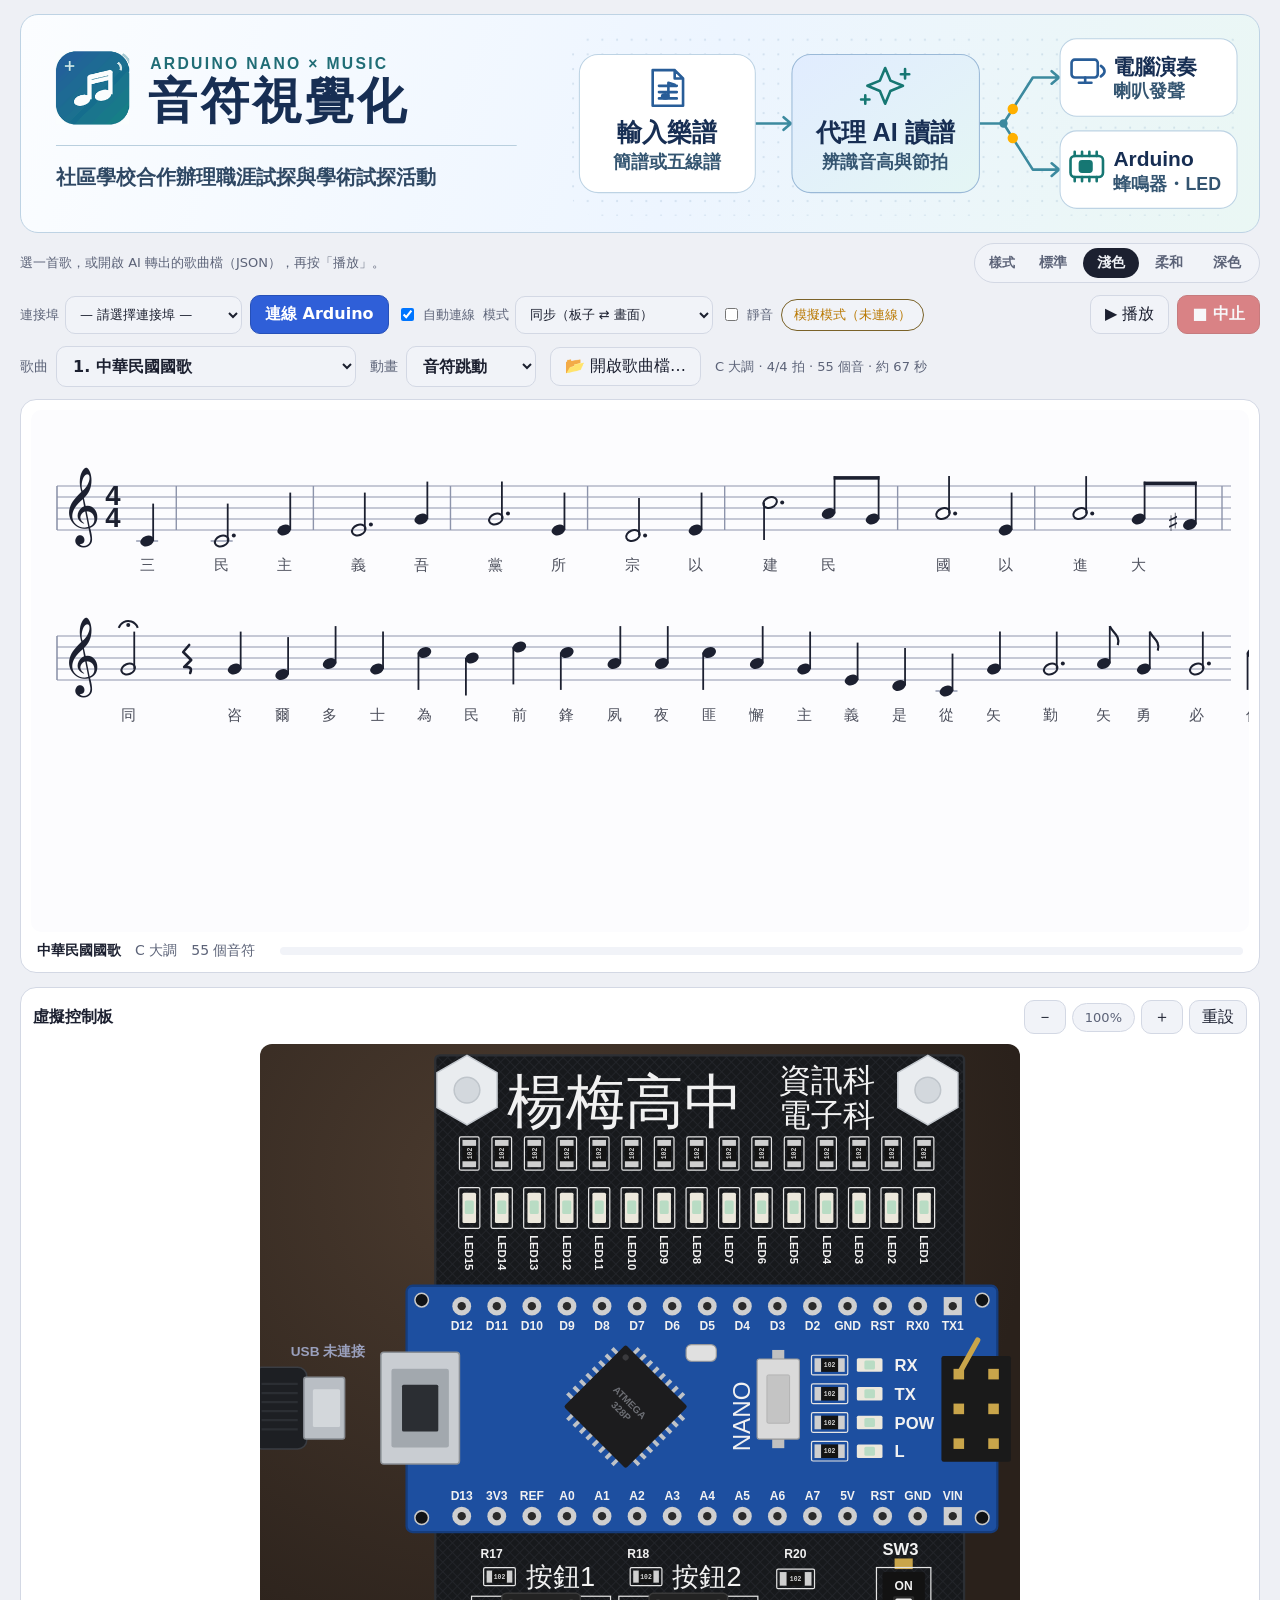
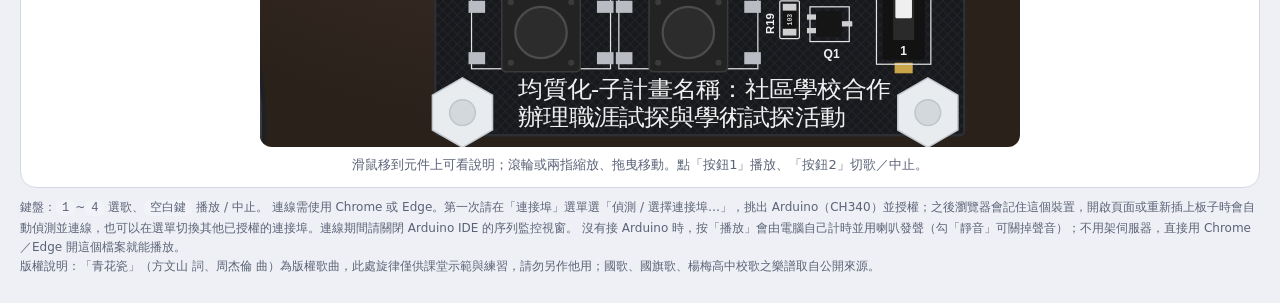
<file: arduino-music/index.html>
<!doctype html>
<html lang="zh-Hant" data-theme="light">
<head>
<meta charset="utf-8">
<meta name="viewport" content="width=device-width, initial-scale=1">
<title>音符視覺化</title>
<style>
  /* 樣式：標準／淺色（預設）／柔和／深色。畫布上的顏色也從這些變數讀取 */
  :root, :root[data-theme="standard"] {
    color-scheme: dark;
    --bg: #0e1018;
    --panel: #171a26;
    --panel2: #1e2233;
    --line: #2c3250;
    --ink: #e9eaf2;
    --muted: #9aa0bd;
    --accent: #ffcc4d;
    --good: #5fe3a1;
    --bad: #ff7a7a;
    --scoreBg: #12151f;
    --noteInk: #e9eaf2;
    --staff: #7d84a8;
    --fallBg: #0d1019;
    --fallGrid: #222842;
    --fallGrid2: #181c2c;
    --bannerBg: rgba(14, 16, 24, .78);
    --primary: #2f5fd8;
    --primaryLine: #4a78ee;
    --dangerBg: #8a2f3f;
    --dangerLine: #b4485a;
    --dangerInk: #ffffff;
  }
  :root[data-theme="light"] {
    color-scheme: light;
    --bg: #eef0f5;
    --panel: #ffffff;
    --panel2: #f1f3f8;
    --line: #d3d8e4;
    --ink: #1c2030;
    --muted: #5c6378;
    --accent: #b97800;
    --good: #198754;
    --bad: #c92a2a;
    --scoreBg: #fcfcfe;
    --noteInk: #1c2030;
    --staff: #8d94ab;
    --fallBg: #eef1f7;
    --fallGrid: #c9cfde;
    --fallGrid2: #dde1ea;
    --bannerBg: rgba(255, 255, 255, .85);
    --primary: #2f5fd8;
    --primaryLine: #2650b8;
    --dangerBg: #c92a2a;
    --dangerLine: #a51d1d;
    --dangerInk: #ffffff;
  }
  :root[data-theme="soft"] {
    color-scheme: dark;
    --bg: #2a2731;
    --panel: #35313d;
    --panel2: #403b49;
    --line: #554e60;
    --ink: #f2ede6;
    --muted: #bdb3a8;
    --accent: #f2c48d;
    --good: #9edcb6;
    --bad: #f0a3a3;
    --scoreBg: #302c37;
    --noteInk: #f2ede6;
    --staff: #9a90a6;
    --fallBg: #2d2934;
    --fallGrid: #4a4356;
    --fallGrid2: #3a3444;
    --bannerBg: rgba(42, 39, 49, .82);
    --primary: #8a6fb8;
    --primaryLine: #a58bd1;
    --dangerBg: #a8566a;
    --dangerLine: #c27186;
    --dangerInk: #ffffff;
  }
  :root[data-theme="dark"] {
    color-scheme: dark;
    --bg: #000000;
    --panel: #0b0b0e;
    --panel2: #151519;
    --line: #26262e;
    --ink: #f6f6f8;
    --muted: #8f8f9a;
    --accent: #ffd60a;
    --good: #30d158;
    --bad: #ff453a;
    --scoreBg: #050507;
    --noteInk: #f6f6f8;
    --staff: #63636f;
    --fallBg: #030304;
    --fallGrid: #1f1f26;
    --fallGrid2: #121217;
    --bannerBg: rgba(0, 0, 0, .8);
    --primary: #0a63e0;
    --primaryLine: #2f7ff0;
    --dangerBg: #b3261e;
    --dangerLine: #d9443a;
    --dangerInk: #ffffff;
  }
  * { box-sizing: border-box; }
  [hidden] { display: none !important; }
  html, body { margin: 0; background: var(--bg); color: var(--ink);
    font-family: "Segoe UI", "Microsoft JhengHei", "PingFang TC", system-ui, sans-serif; }
  body { min-height: 100vh; padding: 14px 16px 28px; }
  .musicBanner {
    display: grid; grid-template-columns: minmax(0, 500fr) minmax(0, 644fr); align-items: center;
    gap: 12px; padding: 8px 14px; margin-bottom: 10px; overflow: hidden;
    border: 1px solid #bed3e4; border-radius: 18px;
    background: linear-gradient(110deg, #fbfdff 0%, #edf5ff 54%, #eaf7f4 100%);
  }
  .musicBanner h1 { margin: 0; }
  .musicBanner .logoStatic { display: none; }   /* 一律顯示 GIF 動畫 LOGO（使用者要求，即使系統關閉動畫效果也播放） */
  .musicBanner svg { display: block; width: 100%; height: auto; font-family: "Segoe UI", "Microsoft JhengHei", "PingFang TC", sans-serif; }
  @media (max-width: 780px) {
    .musicBanner { grid-template-columns: minmax(0, 1fr); gap: 0; padding: 6px 10px; }
    .musicBanner h1 { max-width: 500px; }
  }
  .sub { color: var(--muted); font-size: 13px; margin: 0; }
  .wrap { max-width: 1240px; margin: 0 auto; }

  .bar { display: flex; flex-wrap: wrap; gap: 8px; align-items: center; margin-bottom: 12px; }
  button {
    font: inherit; color: var(--ink); background: var(--panel2); border: 1px solid var(--line);
    padding: 8px 14px; border-radius: 10px; cursor: pointer; min-height: 38px;
  }
  button:hover { border-color: #5662a8; }
  button:focus-visible { outline: 2px solid var(--accent); outline-offset: 2px; }
  button.primary { background: var(--primary); border-color: var(--primaryLine); color: #fff; font-weight: 600; }
  button.danger { background: var(--dangerBg); border-color: var(--dangerLine); color: var(--dangerInk); font-weight: 600; }
  button.danger[disabled] { opacity: .55; }
  button[disabled] { opacity: .45; cursor: not-allowed; }
  .badge { padding: 6px 12px; border-radius: 999px; font-size: 13px; background: var(--panel2);
    border: 1px solid var(--line); color: var(--muted); }
  .badge.on { color: var(--good); border-color: #2e6b52; }
  .badge.sim { color: var(--accent); border-color: #7a6228; }
  .spacer { flex: 1; }
  .portbox, .chk { display: inline-flex; align-items: center; gap: 6px; color: var(--muted); font-size: 13px; }
  select { font: inherit; color: var(--ink); background: var(--panel2); border: 1px solid var(--line);
    border-radius: 10px; padding: 8px 10px; min-height: 38px; max-width: 260px; }
  select:focus-visible, input[type=checkbox]:focus-visible { outline: 2px solid var(--accent); outline-offset: 2px; }

  /* 歌曲下拉選單 */
  .songbar { display: flex; flex-wrap: wrap; align-items: center; gap: 8px 14px; margin-bottom: 12px; }
  .songbox { display: inline-flex; align-items: center; gap: 8px; font-size: 14px; color: var(--muted); white-space: nowrap; }
  .songbox select { font-size: 16px; font-weight: 600; width: 300px; max-width: 70vw; padding: 9px 12px; }
  .songbox select[disabled] { opacity: .55; cursor: not-allowed; }
  .songmeta { color: var(--muted); font-size: 13px; }
  .songbox select.small { width: auto; min-width: 130px; }
  .pianoWrap { margin-top: 10px; border-radius: 10px; overflow: hidden; background: var(--fallBg); }
  /* 樣式切換（分段按鈕） */
  .titleRow { display: flex; flex-wrap: wrap; align-items: center; justify-content: space-between; gap: 8px 16px; margin-bottom: 12px; }
  .themeSeg { display: inline-flex; align-items: center; gap: 2px; padding: 4px; border-radius: 999px;
    background: var(--panel2); border: 1px solid var(--line); }
  .themeSeg .lbl { color: var(--muted); font-size: 13px; padding: 0 8px 0 10px; font-weight: 600; }
  .themeSeg button { min-height: 30px; padding: 4px 14px; border-radius: 999px; border: 0; background: transparent;
    color: var(--muted); font-weight: 600; font-size: 14px; }
  .themeSeg button:hover { color: var(--ink); }
  .themeSeg button[aria-pressed="true"] { background: var(--ink); color: var(--bg); }
  #piano { display: block; width: 100%; }
  .menu { display: grid; grid-template-columns: repeat(4, 1fr); gap: 10px; margin-bottom: 12px; }
  .card {
    text-align: left; padding: 12px 14px; border-radius: 14px; background: var(--panel);
    border: 1px solid var(--line); display: flex; gap: 12px; align-items: center; min-height: 72px;
  }
  .card .num { width: 34px; height: 34px; border-radius: 50%; background: var(--panel2);
    display: grid; place-items: center; font-weight: 700; flex: none; color: var(--muted); }
  .card .t { font-weight: 600; font-size: 15px; line-height: 1.25; }
  .card .m { color: var(--muted); font-size: 12px; margin-top: 3px; }
  .card.active { border-color: var(--accent); background: #232640; box-shadow: 0 0 0 1px var(--accent) inset; }
  .card.active .num { background: var(--accent); color: #1a1a1a; }

  .stage { background: var(--panel); border: 1px solid var(--line); border-radius: 16px; padding: 10px; }
  #scoreWrap { height: min(58vh, 640px); overflow-y: auto; overflow-x: hidden; border-radius: 10px;
    background: var(--scoreBg); scroll-behavior: smooth; }
  canvas { display: block; width: 100%; }
  .foot { display: flex; flex-wrap: wrap; gap: 12px 24px; align-items: center; justify-content: space-between;
    padding: 10px 6px 2px; }
  .info { font-size: 14px; color: var(--muted); }
  .info b { color: var(--ink); font-weight: 600; }
  .progress { flex: 1 1 220px; height: 8px; background: var(--panel2); border-radius: 99px; overflow: hidden; min-width: 160px; }
  .progress > i { display: block; height: 100%; width: 0; background: linear-gradient(90deg, #4dd4e6, #ffcc4d, #ff6b6b); }
  .leds { display: flex; gap: 6px; align-items: center; }
  .led { width: 14px; height: 14px; border-radius: 50%; background: #2a2d3e; border: 1px solid #3b405c; transition: background .06s, box-shadow .06s; }
  .led.on { background: #ffd24d; border-color: #ffe9a3; box-shadow: 0 0 10px 3px rgba(255, 210, 77, .75); }
  .hint { color: var(--muted); font-size: 12px; margin-top: 10px; line-height: 1.6; }
  code { background: var(--panel2); padding: 1px 6px; border-radius: 6px; font-size: 12px; }

  /* 虛擬控制板 */
  .boardPanel { margin-top: 14px; background: var(--panel); border: 1px solid var(--line); border-radius: 16px; padding: 12px; }
  .boardHead { display: flex; flex-wrap: wrap; gap: 8px; align-items: center; justify-content: space-between; margin-bottom: 10px; }
  .boardHead h2 { font-size: 16px; margin: 0; }
  .zoomCtl { display: flex; gap: 6px; align-items: center; }
  .zoomCtl button { min-height: 34px; padding: 4px 12px; }
  .boardWrap { position: relative; max-width: 760px; margin: 0 auto; border-radius: 12px; overflow: hidden;
    background: radial-gradient(circle at 30% 20%, #4a3a2e, #2a211b 70%); touch-action: none; }
  #board .usbPlug { transition: transform .45s cubic-bezier(.3, .7, .3, 1); }
  #board .usbPlug.off { transform: translateX(-64px); }
  #board { display: block; width: 100%; aspect-ratio: 1006 / 930; cursor: grab; user-select: none; }
  #board.dragging { cursor: grabbing; }
  #board .comp:hover { filter: brightness(1.35); }
  #board .btnCap { cursor: pointer; transition: transform .08s; transform-box: fill-box; transform-origin: center; }
  #board .btnCap.down { transform: scale(.88); }
  .boardWrap.hwOnly #board .btnCap { cursor: not-allowed; }
  #board .waves path { opacity: 0; }
  #board .waves.on path { animation: wave .7s linear infinite; }
  #board .waves.on path:nth-child(2) { animation-delay: .23s; }
  #board .waves.on path:nth-child(3) { animation-delay: .46s; }
  @keyframes wave { 0% { opacity: .95; } 100% { opacity: 0; } }
  .boardTip { position: absolute; pointer-events: none; background: rgba(10, 12, 20, .94); border: 1px solid var(--line);
    color: var(--ink); font-size: 13px; padding: 6px 10px; border-radius: 8px; max-width: 280px; display: none; z-index: 5; line-height: 1.55; }
  .boardInfo { font-size: 13px; color: var(--muted); margin-top: 8px; min-height: 20px; text-align: center; line-height: 1.6; }
  @media (prefers-reduced-motion: reduce) { #board .waves.on path { animation: none; opacity: .8; } }

  @media (max-width: 860px) { .menu { grid-template-columns: repeat(2, 1fr); } }
  @media (max-width: 480px) { .menu { grid-template-columns: 1fr; } body { padding: 10px; } }
  @media (prefers-reduced-motion: reduce) { #scoreWrap { scroll-behavior: auto; } }
</style>
</head>
<body>
<div class="wrap">
  <header class="musicBanner">
    <h1>
      <svg xmlns="http://www.w3.org/2000/svg" viewBox="0 0 500 192" role="img"
           aria-labelledby="musicBannerTitle musicBannerProject">
        <title id="musicBannerTitle">音符視覺化</title>
        <desc id="musicBannerProject">社區學校合作辦理職涯試探與學術試探活動</desc>
        <defs>
          <linearGradient id="musicMark" x2="1" y2="1">
            <stop stop-color="#245c9d"/>
            <stop offset="1" stop-color="#158285"/>
          </linearGradient>
        </defs>
        <!-- 動畫 LOGO（GIF，由 tools\make_logo_gif.py 產生、gen_html.py 內嵌）；減少動態效果時改顯示下面的靜態 LOGO -->
        <image class="logoAnim" x="20" y="27" width="70" height="70" href="[data-uri]"/>
        <rect class="logoStatic" x="20" y="27" width="70" height="70" rx="19" fill="url(#musicMark)"/>
        <g class="logoStatic" transform="translate(20 27)" fill="#fff">
          <ellipse cx="25" cy="49" rx="8" ry="5" transform="rotate(-18 25 49)"/>
          <ellipse cx="45" cy="42" rx="8" ry="5" transform="rotate(-18 45 42)"/>
          <path d="M32 48V27l20-7v21M32 32l20-7" fill="none" stroke="#fff" stroke-width="4" stroke-linecap="round" stroke-linejoin="round"/>
        </g>
        <text x="110" y="44" fill="#206d76" font-size="15" font-weight="700" letter-spacing="2.2">ARDUINO NANO × MUSIC</text>
        <text x="108" y="91" fill="#172e53" font-size="47" font-weight="800" letter-spacing="3">音符視覺化</text>
        <path d="M20 117h440" stroke="#b9cfde"/>
        <text x="20" y="154" fill="#2f4864" font-size="19" font-weight="600">社區學校合作辦理職涯試探與學術試探活動</text>
      </svg>
    </h1>
    <svg class="musicFlow" xmlns="http://www.w3.org/2000/svg" viewBox="0 0 644 192" role="img"
         aria-labelledby="musicFlowTitle">
      <title id="musicFlowTitle">輸入樂譜，由代理 AI 辨識音高與節拍，再選擇用電腦或 Arduino 演奏</title>
      <defs>
        <pattern id="musicGrid" width="14" height="14" patternUnits="userSpaceOnUse">
          <circle cx="2" cy="2" r="1" fill="#7199bd" opacity=".23"/>
        </pattern>
        <linearGradient id="musicAgent" x2="1" y2="1">
          <stop stop-color="#e1ecff"/>
          <stop offset="1" stop-color="#e4f6f4"/>
        </linearGradient>
      </defs>
      <rect x="0" y="8" width="640" height="176" rx="24" fill="url(#musicGrid)"/>
      <g fill="none" stroke="#3c8a9f" stroke-width="2.5" stroke-linecap="round" stroke-linejoin="round">
        <path d="M176 96h34m-7-6 7 6-7 6M390 96h23l28-44h25m-7-6 7 6-7 6M413 96l28 44h25m-7-6 7 6-7 6"/>
      </g>
      <circle cx="413" cy="96" r="4" fill="#3c8a9f"/>
      <!-- 流程動畫（3 秒一輪）：輸入樂譜亮 → 小球沿箭頭跑 → AI 讀譜亮、✦ 閃爍 → 小球分兩路 → 兩個輸出亮 -->
      <rect x="8" y="30" width="168" height="132" rx="18" fill="#fff" stroke="#bdd3e4">
        <animate attributeName="stroke" values="#bdd3e4;#2f7fb8;#2f7fb8;#bdd3e4;#bdd3e4" keyTimes="0;0.03;0.2;0.28;1" dur="3s" repeatCount="indefinite"/>
        <animate attributeName="stroke-width" values="1;3;3;1;1" keyTimes="0;0.03;0.2;0.28;1" dur="3s" repeatCount="indefinite"/>
      </rect>
      <rect x="211" y="30" width="179" height="132" rx="18" fill="url(#musicAgent)" stroke="#9ab9d7">
        <animate attributeName="stroke" values="#9ab9d7;#9ab9d7;#167773;#167773;#9ab9d7;#9ab9d7" keyTimes="0;0.25;0.28;0.55;0.62;1" dur="3s" repeatCount="indefinite"/>
        <animate attributeName="stroke-width" values="1;1;3;3;1;1" keyTimes="0;0.25;0.28;0.55;0.62;1" dur="3s" repeatCount="indefinite"/>
      </rect>
      <rect x="467" y="15" width="169" height="74" rx="16" fill="#fff" stroke="#bdd3e4">
        <animate attributeName="stroke" values="#bdd3e4;#bdd3e4;#2f7fb8;#2f7fb8;#bdd3e4" keyTimes="0;0.74;0.78;0.97;1" dur="3s" repeatCount="indefinite"/>
        <animate attributeName="stroke-width" values="1;1;3;3;1" keyTimes="0;0.74;0.78;0.97;1" dur="3s" repeatCount="indefinite"/>
      </rect>
      <rect x="467" y="103" width="169" height="74" rx="16" fill="#fff" stroke="#bdd3e4">
        <animate attributeName="stroke" values="#bdd3e4;#bdd3e4;#167773;#167773;#bdd3e4" keyTimes="0;0.74;0.78;0.97;1" dur="3s" repeatCount="indefinite"/>
        <animate attributeName="stroke-width" values="1;1;3;3;1" keyTimes="0;0.74;0.78;0.97;1" dur="3s" repeatCount="indefinite"/>
      </rect>
      <!-- 沿箭頭跑的小球 -->
      <g fill="#ffb000">
        <circle r="5" opacity="0">
          <animateMotion path="M176 96H210" dur="3s" repeatCount="indefinite" calcMode="linear" keyPoints="0;0;1;1" keyTimes="0;0.06;0.25;1"/>
          <animate attributeName="opacity" values="0;0;1;1;0;0" keyTimes="0;0.05;0.07;0.24;0.26;1" dur="3s" repeatCount="indefinite"/>
        </circle>
        <circle r="5" opacity="0">
          <animateMotion path="M390 96H413L441 52H466" dur="3s" repeatCount="indefinite" calcMode="linear" keyPoints="0;0;1;1" keyTimes="0;0.56;0.76;1"/>
          <animate attributeName="opacity" values="0;0;1;1;0;0" keyTimes="0;0.55;0.57;0.75;0.77;1" dur="3s" repeatCount="indefinite"/>
        </circle>
        <circle r="5" opacity="0">
          <animateMotion path="M390 96H413L441 140H466" dur="3s" repeatCount="indefinite" calcMode="linear" keyPoints="0;0;1;1" keyTimes="0;0.56;0.76;1"/>
          <animate attributeName="opacity" values="0;0;1;1;0;0" keyTimes="0;0.55;0.57;0.75;0.77;1" dur="3s" repeatCount="indefinite"/>
        </circle>
      </g>
      <g fill="none" stroke="#285d98" stroke-width="2.5" stroke-linecap="round" stroke-linejoin="round">
        <path d="M78 45h21l8 8v26H78zM99 45v8h8M84 60h17m-17 6h17m-17 6h17"/>
        <path d="M93 70V57l6 2"/>
        <ellipse cx="90" cy="70" rx="3" ry="2" fill="#285d98"/>
        <rect x="478" y="35" width="25" height="17" rx="3"/>
        <path d="M491 52v5m-6 0h12m9-16q7 5 0 10"/>
      </g>
      <!-- AI 讀譜時 ✦ 放大閃爍 -->
      <g transform="translate(300 60)">
        <g>
          <animateTransform attributeName="transform" type="scale" values="1;1;1.3;1;1.3;1;1" keyTimes="0;0.28;0.35;0.42;0.49;0.56;1" dur="3s" repeatCount="indefinite"/>
          <g transform="translate(-300 -60)" fill="none" stroke="#167773" stroke-width="2.5" stroke-linecap="round" stroke-linejoin="round">
            <path d="M300 43l5 12 12 5-12 5-5 12-5-12-12-5 12-5zM319 44v9m-4-4h8m-42 20v8m-4-4h8"/>
          </g>
        </g>
      </g>
      <g fill="none" stroke="#167773" stroke-width="2.5" stroke-linecap="round" stroke-linejoin="round">
        <rect x="477" y="127" width="31" height="20" rx="4"/>
        <rect x="486" y="132" width="11" height="10" rx="2" fill="#167773"/>
        <path d="M481 127v-4m7 4v-4m7 4v-4m7 4v-4m-21 24v4m7-4v4m7-4v4m7-4v4"/>
      </g>
      <g fill="#172e53" font-size="24" font-weight="800" text-anchor="middle">
        <text x="92" y="113">輸入樂譜</text>
        <text x="300" y="113">代理 AI 讀譜</text>
      </g>
      <g fill="#345571" font-size="17" font-weight="600" text-anchor="middle">
        <text x="92" y="138">簡譜或五線譜</text>
        <text x="300" y="138">辨識音高與節拍</text>
      </g>
      <g fill="#172e53" font-size="20" font-weight="800">
        <text x="518" y="49">電腦演奏</text>
        <text x="518" y="137">Arduino</text>
      </g>
      <g fill="#345571" font-size="17" font-weight="600">
        <text x="518" y="71">喇叭發聲</text>
        <text x="518" y="159">蜂鳴器・LED</text>
      </g>
    </svg>
  </header>
  <div class="titleRow">
    <p class="sub">選一首歌，或開啟 AI 轉出的歌曲檔（JSON），再按「播放」。</p>
    <div class="themeSeg" role="group" aria-label="樣式">
      <span class="lbl">樣式</span>
      <button type="button" data-theme="standard" aria-pressed="false">標準</button>
      <button type="button" data-theme="light" aria-pressed="true">淺色</button>
      <button type="button" data-theme="soft" aria-pressed="false">柔和</button>
      <button type="button" data-theme="dark" aria-pressed="false">深色</button>
    </div>
  </div>

  <div class="bar">
    <label class="portbox">連接埠
      <select id="portSel" aria-label="選擇序列埠（Arduino）"></select>
    </label>
    <button id="btnConnect" class="primary">連線 Arduino</button>
    <label class="chk"><input type="checkbox" id="autoConn" checked> 自動連線</label>
    <label class="portbox">模式
      <select id="modeSel" aria-label="選擇模式">
        <option value="sync">同步（板子 ⇄ 畫面）</option>
        <option value="hw">硬體（畫面只鏡像）</option>
        <option value="online">線上（虛擬板、電腦發聲）</option>
      </select>
    </label>
    <label class="chk"><input type="checkbox" id="muteChk"> 靜音</label>
    <span id="badgeMode" class="badge sim">模擬模式（未連線）</span>
    <span class="spacer"></span>
    <button id="btnPlay">▶ 播放</button>
    <button id="btnStop" class="danger" disabled>■ 中止</button>
  </div>

  <div class="songbar">
    <label class="songbox">歌曲
      <select id="songSel" aria-label="選擇歌曲"></select>
    </label>
    <label class="songbox">動畫
      <select id="animSel" class="small" aria-label="選擇動畫">
        <option value="notes">音符跳動</option>
        <option value="piano">鋼琴</option>
      </select>
    </label>
    <label class="songbox" id="keysBox" hidden>琴鍵
      <select id="keysSel" class="small" aria-label="選擇鋼琴鍵數">
        <option value="88">88 鍵（完整鋼琴）</option>
        <option value="37">37 鍵（C3～C6）</option>
      </select>
    </label>
    <button id="btnOpenSong" type="button" title="載入 songs 資料夾裡的 .json 歌曲檔">📂 開啟歌曲檔…</button>
    <input type="file" id="songFile" accept=".json,application/json" hidden>
    <span class="songmeta" id="songMeta"></span>
  </div>

  <div class="stage">
    <div id="scoreWrap"><canvas id="score"></canvas></div>
    <div id="pianoWrap" class="pianoWrap" hidden><canvas id="piano" aria-label="鋼琴鍵盤動畫"></canvas></div>
    <div class="foot">
      <div class="info" id="info">尚未開始</div>
      <div class="progress" aria-hidden="true"><i id="bar"></i></div>
    </div>
  </div>

  <section class="boardPanel" aria-label="虛擬控制板">
    <div class="boardHead">
      <h2>虛擬控制板</h2>
      <div class="zoomCtl">
        <button id="zoomOut" type="button" aria-label="縮小">－</button>
        <span id="zoomPct" class="badge">100%</span>
        <button id="zoomIn" type="button" aria-label="放大">＋</button>
        <button id="zoomReset" type="button">重設</button>
      </div>
    </div>
    <div class="boardWrap" id="boardWrap">
      <svg id="board" role="img" aria-label="楊梅高中 Arduino Nano 控制板"></svg>
      <div class="boardTip" id="boardTip"></div>
    </div>
    <div class="boardInfo" id="boardInfo">滑鼠移到元件上可看說明；滾輪或兩指縮放、拖曳移動。點「按鈕1」播放、「按鈕2」切歌／中止。</div>
  </section>

  <div class="hint">
    鍵盤：<code>1</code>~<code>4</code> 選歌、<code>空白鍵</code> 播放 / 中止。
    連線需使用 Chrome 或 Edge。第一次請在「連接埠」選單選「偵測 / 選擇連接埠…」，挑出 Arduino（CH340）並授權；之後瀏覽器會記住這個裝置，開啟頁面或重新插上板子時會自動偵測並連線，也可以在選單切換其他已授權的連接埠。連線期間請關閉 Arduino IDE 的序列監控視窗。
    沒有接 Arduino 時，按「播放」會由電腦自己計時並用喇叭發聲（勾「靜音」可關掉聲音）；不用架伺服器，直接用 Chrome／Edge 開這個檔案就能播放。
    <br>版權說明：「青花瓷」（方文山 詞、周杰倫 曲）為版權歌曲，此處旋律僅供課堂示範與練習，請勿另作他用；國歌、國旗歌、楊梅高中校歌之樂譜取自公開來源。
  </div>
</div>

<script>
"use strict";
const SONGS = [{"id":1,"title":"中華民國國歌","key":"C","beats":"4/4","unitMs":100,"gap":90,"measure":32,"pickup":8,"notes":[[0,8,0],[0,24,0],[4,8,3],[4,24,3],[7,8,6],[7,24,6],[4,8,3],[2,24,1],[4,8,3],[12,24,10],[9,4,7],[7,4,6],[9,24,7],[4,8,3],[9,24,7],[7,4,6],[6,4,5],[7,29,6],[127,8,255],[7,8,6],[5,8,4],[9,8,7],[7,8,6],[12,8,10],[11,8,9],[14,8,12],[12,8,10],[9,8,7],[9,8,7],[12,8,10],[9,8,7],[7,8,6],[4,8,3],[2,8,1],[0,8,0],[7,8,6],[7,24,6],[9,4,7],[7,4,6],[7,24,6],[12,8,10],[12,24,10],[9,4,7],[7,4,6],[7,24,6],[7,8,6],[16,24,14],[14,4,12],[16,4,14],[14,24,12],[7,8,6],[14,24,12],[14,4,12],[16,4,14],[12,43,10]],"ferm":{"17":16,"54":24},"builtin":true,"lyrics":["三","民","主","義","吾","黨","所","宗","以","建","民","","國","以","進","大","","同","","咨","爾","多","士","為","民","前","鋒","夙","夜","匪","懈","主","義","是","從","矢","勤","矢","勇","必","信","必","","","忠","一","心","一","","德","貫","徹","始","","終"]},{"id":2,"title":"中華民國國旗歌","key":"C","beats":"4/4","unitMs":100,"gap":90,"measure":32,"pickup":0,"notes":[[4,8,3],[0,6,0],[4,2,3],[7,8,6],[7,8,6],[12,8,10],[11,6,9],[9,2,7],[9,8,7],[7,8,6],[9,8,7],[7,8,6],[7,8,6],[4,6,3],[0,2,0],[5,6,4],[5,2,4],[4,8,3],[2,16,1],[4,8,3],[0,6,0],[2,2,1],[4,8,3],[7,8,6],[12,8,10],[11,6,9],[9,2,7],[9,8,7],[7,8,6],[9,8,7],[7,8,6],[7,8,6],[5,4,4],[4,4,3],[2,6,1],[4,2,3],[2,8,1],[0,16,0],[2,12,1],[4,4,3],[5,8,4],[5,8,4],[9,8,7],[9,6,7],[9,2,7],[7,6,6],[5,2,4],[4,8,3],[4,12,3],[7,4,6],[12,8,10],[12,8,10],[14,6,12],[12,2,10],[11,4,9],[9,4,7],[7,16,6],[16,12,14],[16,4,14],[14,6,12],[12,2,10],[11,8,9],[14,12,12],[12,4,10],[11,6,9],[9,2,7],[7,8,6],[12,8,10],[12,4,10],[7,4,6],[9,4,7],[7,4,6],[5,4,4],[4,4,3],[2,8,1],[4,6,3],[5,2,4],[4,8,3],[127,8,255],[16,12,14],[16,4,14],[14,6,12],[12,2,10],[11,8,9],[14,12,12],[12,4,10],[11,6,9],[9,2,7],[7,8,6],[12,8,10],[12,4,10],[7,4,6],[11,4,9],[9,4,7],[7,4,6],[5,4,4],[4,8,3],[5,6,4],[2,2,1],[0,16,0]],"ferm":{},"builtin":true,"lyrics":["山","川","","壯","麗","物","產","","豐","隆","炎","黃","世","胄","","東","亞","稱","雄","毋","自","暴","自","棄","毋","故","步","自","封","光","我","民","族","","促","進","大","同","創","業","維","艱","緬","懷","諸","先","","烈","守","成","不","易","莫","徒","務","近","功","同","心","同","","德","貫","徹","始","","終","青","天","","白","","日","","滿","地","","紅","","同","心","同","","德","貫","徹","始","","終","青","天","","白","","日","","滿","地","","紅"]},{"id":3,"title":"楊梅高中校歌","key":"F","beats":"4/4","unitMs":75,"gap":90,"measure":32,"pickup":0,"notes":[[9,12,7],[5,2,4],[9,2,7],[12,8,9],[9,8,7],[14,12,11],[10,2,8],[12,2,9],[9,8,7],[5,8,4],[7,12,5],[9,4,7],[10,4,8],[7,4,5],[9,8,7],[10,4,8],[9,4,7],[7,4,5],[5,4,4],[7,16,5],[9,12,7],[5,2,4],[9,2,7],[12,8,9],[9,8,7],[14,12,11],[10,2,8],[12,2,9],[9,8,7],[5,8,4],[7,12,5],[9,4,7],[10,4,8],[7,4,5],[12,8,9],[9,4,7],[10,4,8],[7,6,5],[5,2,4],[5,16,4],[0,8,0],[0,6,0],[5,2,4],[9,4,7],[127,4,255],[2,4,1],[127,4,255],[7,4,5],[127,4,255],[0,4,0],[127,4,255],[5,4,4],[0,4,0],[5,4,4],[9,4,7],[14,8,11],[12,8,9],[9,16,7],[2,8,1],[2,6,1],[5,2,4],[10,4,8],[127,4,255],[14,4,11],[127,4,255],[7,4,5],[127,4,255],[12,4,9],[127,4,255],[5,4,4],[7,4,5],[9,4,7],[14,4,11],[12,8,9],[11,8,9],[12,16,9],[5,4,4],[5,8,4],[0,4,0],[9,8,7],[7,8,5],[9,4,7],[9,8,7],[5,4,4],[14,8,11],[12,8,9],[10,4,8],[10,8,8],[7,4,5],[9,8,7],[14,8,11],[12,4,9],[12,8,9],[9,4,7],[7,8,5],[12,8,9],[5,24,4],[127,8,255]],"ferm":{},"builtin":true,"lyrics":["山","光","","秀","色","喬","喬","","皇","皇","梅","崗","之","","上","絃","歌","正","悠","揚","文","武","","合","一","四","育","","並","昌","春","風","煦","","拂","桃","李","競","芬","芳","我","們","要","向","","下","","紮","","根","","奮","","","發","圖","","強","我","們","要","向","","上","","結","","果","","凌","","","雲","志","","壯","智","識","是","希","望","青","年","即","力","量","復","興","我","文","化","報","國","","爭","榮","光",""]},{"id":4,"title":"青花瓷（版權歌曲，僅供示範練習）","key":"A","beats":"2/4","unitMs":80,"gap":85,"measure":16,"pickup":0,"notes":[[127,8,255],[127,2,255],[11,2,7],[9,2,5],[6,2,2],[9,4,5],[9,2,5],[6,2,2],[9,4,5],[9,2,5],[6,2,2],[9,2,5],[6,2,2],[4,4,0],[127,2,255],[11,2,7],[9,2,5],[6,2,2],[9,4,5],[9,2,5],[6,2,2],[9,4,5],[9,2,5],[11,1,7],[13,1,9],[11,2,7],[9,2,5],[9,4,5],[127,2,255],[4,2,0],[6,2,2],[13,2,9],[13,4,9],[13,2,9],[11,2,7],[13,4,9],[13,2,9],[11,2,7],[13,2,9],[16,2,12],[13,2,9],[13,2,9],[127,2,255],[13,2,9],[13,2,9],[13,2,9],[13,2,9],[11,2,7],[11,2,7],[11,2,7],[11,4,7],[9,2,5],[11,1,7],[13,1,9],[13,2,9],[11,6,7],[127,2,255],[11,2,7],[9,2,5],[6,2,2],[9,4,5],[9,2,5],[6,2,2],[9,4,5],[9,2,5],[6,2,2],[9,2,5],[6,2,2],[4,4,0],[127,2,255],[4,2,0],[6,2,2],[13,2,9],[16,4,12],[16,2,12],[13,2,9],[16,4,12],[16,2,12],[11,1,7],[13,1,9],[11,2,7],[9,2,5],[9,4,5],[127,2,255],[11,2,7],[9,2,5],[11,2,7],[13,2,9],[11,2,7],[11,2,7],[9,2,5],[11,4,7],[9,2,5],[6,2,2],[11,2,7],[9,2,5],[9,2,5],[6,2,2],[9,4,5],[9,2,5],[9,18,5],[127,8,255],[127,2,255],[16,2,12],[16,2,12],[13,2,9],[11,2,7],[13,2,9],[6,4,2],[11,2,7],[13,2,9],[16,2,12],[13,2,9],[11,8,7],[127,2,255],[16,2,12],[16,2,12],[13,2,9],[11,2,7],[13,2,9],[4,4,0],[11,2,7],[13,2,9],[16,2,12],[11,2,7],[9,8,5],[127,2,255],[9,2,5],[11,2,7],[13,2,9],[16,2,12],[18,2,14],[16,2,12],[13,2,9],[16,2,12],[13,2,9],[13,2,9],[11,2,7],[11,8,7],[127,2,255],[9,2,5],[11,2,7],[9,2,5],[11,2,7],[9,2,5],[9,2,5],[11,2,7],[11,2,7],[13,4,9],[16,2,12],[13,2,9],[13,6,9],[127,2,255],[16,2,12],[16,2,12],[13,2,9],[11,2,7],[13,2,9],[6,4,2],[11,2,7],[13,2,9],[16,2,12],[13,2,9],[11,8,7],[127,2,255],[16,2,12],[16,2,12],[13,2,9],[11,2,7],[13,2,9],[4,4,0],[11,2,7],[13,2,9],[16,2,12],[11,2,7],[9,8,5],[127,2,255],[9,2,5],[11,2,7],[13,2,9],[16,2,12],[18,2,14],[16,2,12],[13,2,9],[16,2,12],[13,2,9],[13,2,9],[11,2,7],[11,6,7],[4,2,0],[13,2,9],[11,4,7],[9,4,5],[9,42,5],[127,4,255]],"ferm":{},"builtin":true,"lyrics":[]},{"title":"仁美國中校歌","key":"B♭","beats":"4/4","unitMs":90,"gap":88,"measure":32,"pickup":8,"measureOverrides":{"8":16},"source":"08_仁美國中校歌(學校官網).jpg（張芳杰 作詞、郭藝苑 作曲；前奏休止未收錄）","notes":[[-2,6],[2,2],[5,24],[2,6],[5,2],[10,24],[14,6],[12,2],[10,12],[14,4],[12,6],[10,2],[7,6],[2,2],[5,24],[2,6],[0,2],[-2,24],[7,6],[10,2],[5,16],[5,8],[7,6],[10,2],[2,8],[0,6],[2,2],[5,8],[5,6],[7,2],[3,6],[2,2],[0,8],[-2,24],[null,8],[10,8],[10,8],[7,8],[5,8],[7,8],[7,6],[10,2],[5,16],[3,8],[2,8],[0,8],[5,8],[2,16],[-2,6],[2,2],[0,8],[2,16],[0,8],[-2,8],[7,8],[5,8],[3,8],[2,8],[0,8],[2,6],[5,2],[2,8],[-2,6],[2,2],[5,6],[2,2],[0,8],[null,8],[2,8],[2,24],[2,6],[0,2],[-2,24],[10,8],[10,24],[10,6],[7,2],[5,24],[5,6],[10,2],[14,16],[12,8],[10,8],[12,16],[7,8],[5,8],[10,24],[null,8]],"lyrics":"大海東廣仁風美輪美奐起_黌_宮朝_陽落_霞呈異彩翠嶺_流雲_漾_曉鐘_濟濟多士沐化_雨滿堂絃歌樂融_融看此日英才化育待他年宇宙_爭_雄_堅定奮_勇堅定奮_勇乘_風破浪建事_功_","uncertain":[{"index":68,"reason":"譜上是附點八分音符用弧線連到同一個音的十六分音符，我當成一個連續的長音（連結線），請聽聽看要不要分成兩下"},{"index":73,"reason":"譜上是附點八分音符用弧線連到同一個音的十六分音符，我當成一個連續的長音（連結線），請聽聽看要不要分成兩下"}],"file":"仁美國中校歌.json"},{"title":"中華民國國旗歌（由內建歌曲匯出）","key":"C","beats":"4/4","unitMs":100,"gap":90,"measure":32,"pickup":0,"source":"04_國旗歌_樂譜(維基百科).png","notes":[[4,8],[0,6],[4,2],[7,8],[7,8],[12,8],[11,6],[9,2],[9,8],[7,8],[9,8],[7,8],[7,8],[4,6],[0,2],[5,6],[5,2],[4,8],[2,16],[4,8],[0,6],[2,2],[4,8],[7,8],[12,8],[11,6],[9,2],[9,8],[7,8],[9,8],[7,8],[7,8],[5,4],[4,4],[2,6],[4,2],[2,8],[0,16],[2,12],[4,4],[5,8],[5,8],[9,8],[9,6],[9,2],[7,6],[5,2],[4,8],[4,12],[7,4],[12,8],[12,8],[14,6],[12,2],[11,4],[9,4],[7,16],[16,12],[16,4],[14,6],[12,2],[11,8],[14,12],[12,4],[11,6],[9,2],[7,8],[12,8],[12,4],[7,4],[9,4],[7,4],[5,4],[4,4],[2,8],[4,6],[5,2],[4,8],[null,8],[16,12],[16,4],[14,6],[12,2],[11,8],[14,12],[12,4],[11,6],[9,2],[7,8],[12,8],[12,4],[7,4],[11,4],[9,4],[7,4],[5,4],[4,8],[5,6],[2,2],[0,16]],"uncertain":[],"lyrics":"山川_壯麗物產_豐隆炎黃世胄_東亞稱雄毋自暴自棄毋故步自封光我民族_促進大同創業維艱緬懷諸先_烈守成不易莫徒務近功同心同_德貫徹始_終青天_白_日_滿地_紅_同心同_德貫徹始_終青天_白_日_滿地_紅","file":"國旗歌_測試.json"},{"title":"小星星","key":"C","beats":"4/4","unitMs":90,"gap":88,"measure":32,"pickup":0,"source":"07_小星星_C調入門(PianoMap).webp","notes":[[0,8],[0,8],[7,8],[7,8],[9,8],[9,8],[7,16],[5,8],[5,8],[4,8],[4,8],[2,8],[2,8],[0,16],[7,8],[7,8],[5,8],[5,8],[4,8],[4,8],[2,16],[7,8],[7,8],[5,8],[5,8],[4,8],[4,8],[2,16],[0,8],[0,8],[7,8],[7,8],[9,8],[9,8],[7,16],[5,8],[5,8],[4,8],[4,8],[2,8],[2,8],[0,16]],"uncertain":[],"lyrics":"一閃一閃亮晶晶滿天都是小星星掛在天上放光明好像許多小眼睛一閃一閃亮晶晶滿天都是小星星","file":"小星星.json"},{"title":"青花瓷（AI 讀譜・版權歌曲，僅供示範練習）","key":"A","beats":"2/4","unitMs":80,"gap":85,"measure":16,"pickup":0,"source":"06_青花瓷_簡譜(使用者提供).png","notes":[[null,8],[null,2],[11,2],[9,2],[6,2],[9,4],[9,2],[6,2],[9,4],[9,2],[6,2],[9,2],[6,2],[4,4],[null,2],[11,2],[9,2],[6,2],[9,4],[9,2],[6,2],[9,4],[9,2],[11,1],[13,1],[11,2],[9,2],[9,4],[null,2],[4,2],[6,2],[13,2],[13,4],[13,2],[11,2],[13,4],[13,2],[11,2],[13,2],[16,2],[13,2],[13,2],[null,2],[13,2],[13,2],[13,2],[13,2],[11,2],[11,2],[11,2],[11,4],[9,2],[11,1],[13,1],[13,2],[11,6],[null,2],[11,2],[9,2],[6,2],[9,4],[9,2],[6,2],[9,4],[9,2],[6,2],[9,2],[6,2],[4,4],[null,2],[4,2],[6,2],[13,2],[16,4],[16,2],[13,2],[16,4],[16,2],[11,1],[13,1],[11,2],[9,2],[9,4],[null,2],[11,2],[9,2],[11,2],[13,2],[11,2],[11,2],[9,2],[11,4],[9,2],[6,2],[11,2],[9,2],[9,2],[6,2],[9,4],[9,2],[9,18],[null,8],[null,2],[16,2],[16,2],[13,2],[11,2],[13,2],[6,4],[11,2],[13,2],[16,2],[13,2],[11,8],[null,2],[16,2],[16,2],[13,2],[11,2],[13,2],[4,4],[11,2],[13,2],[16,2],[11,2],[9,8],[null,2],[9,2],[11,2],[13,2],[16,2],[18,2],[16,2],[13,2],[16,2],[13,2],[13,2],[11,2],[11,8],[null,2],[9,2],[11,2],[9,2],[11,2],[9,2],[9,2],[11,2],[11,2],[13,4],[16,2],[13,2],[13,6],[null,2],[16,2],[16,2],[13,2],[11,2],[13,2],[6,4],[11,2],[13,2],[16,2],[13,2],[11,8],[null,2],[16,2],[16,2],[13,2],[11,2],[13,2],[4,4],[11,2],[13,2],[16,2],[11,2],[9,8],[null,2],[9,2],[11,2],[13,2],[16,2],[18,2],[16,2],[13,2],[16,2],[13,2],[13,2],[11,2],[11,6],[4,2],[13,2],[11,4],[9,4],[9,42],[null,4]],"uncertain":[{"index":73,"reason":"譜上這小節標3/4拍，但時值線加起來只有2拍，依時值線處理"},{"index":91,"reason":"小節中間又標了3/4，依時值線處理"},{"index":106,"reason":"副歌標了8va（高八度），為了蜂鳴器不要太尖，照譜面音高演奏"},{"index":188,"reason":"這裡有2/4小記號和附點，時值照線條判讀"},{"index":193,"reason":"結尾有好幾條連結線，合併成一個長音"}],"file":"青花瓷_AI讀譜.json"}].map((d) => normalizeSong(d));

/* ================= 匯入歌曲（songs\*.json）轉成內部格式 ================= */
// 回傳錯誤訊息陣列（空陣列代表沒問題）。和 tools\validate_song.py 的基本檢查一致
function songErrors(d) {
  const err = [];
  if (!d || typeof d !== "object") return ["檔案內容不是歌曲資料"];
  const need = { title: "string", key: "string", beats: "string", unitMs: "number", gap: "number", measure: "number", pickup: "number" };
  for (const k in need) if (typeof d[k] !== need[k]) err.push(`少了欄位「${k}」或型別不對`);
  if (!Array.isArray(d.notes) || !d.notes.length) err.push("notes 必須是至少有一個音符的清單");
  else d.notes.forEach((n, i) => {
    if (!Array.isArray(n) || n.length !== 2) err.push(`第 ${i} 個音符要寫成 [音高, 長度]`);
    else if (!(Number.isInteger(n[1]) && n[1] > 0)) err.push(`第 ${i} 個音符的長度要是正整數`);
    else if (n[0] !== null && !(Number.isInteger(n[0]) && n[0] >= -12 && n[0] <= 24)) err.push(`第 ${i} 個音符的音高要是 −12～24 的整數，或 null（休止符）`);
  });
  if (d.key && KEY_SIG_OK(d.key) === false) err.push(`調號「${d.key}」看不懂`);
  return err.slice(0, 6);
}
function KEY_SIG_OK(k) { return ["C", "G", "D", "A", "E", "B", "F♯", "F", "B♭", "Bb", "E♭", "Eb", "A♭", "Ab", "D♭", "Db"].includes(k); }
// 歌詞：字串（「_」= 這個音沒有字）或陣列都可以；長度要和音符數一樣，不一樣就不顯示
function lyricArr(l, n) {
  if (!l) return [];
  const arr = typeof l === "string" ? Array.from(l) : Array.isArray(l) ? l : [];
  if (arr.length !== n) return [];
  return arr.map((c) => (!c || c === "_" ? "" : String(c)));
}
function normalizeSong(d) {
  if (d.builtin) { d.lyrics = lyricArr(d.lyrics, d.notes.length); return d; }
  const pitched = d.notes.filter((n) => n[0] !== null).map((n) => n[0]);
  const lo = Math.min(...pitched), hi = Math.max(...pitched);
  const ledOf = (s) => (hi === lo ? 7 : Math.round(((s - lo) / (hi - lo)) * 14));   // 最低音 → LED1、最高音 → LED15
  return {
    title: d.title, key: d.key, beats: d.beats, unitMs: d.unitMs, gap: d.gap, measure: d.measure, pickup: d.pickup,
    ferm: {}, imported: true, file: d.file || "", source: d.source || "",
    uncertain: Array.isArray(d.uncertain) ? d.uncertain.filter((u) => u && Number.isInteger(u.index)) : [],
    lyrics: lyricArr(d.lyrics, d.notes.length),
    measureOverrides: d.measureOverrides && typeof d.measureOverrides === "object" ? d.measureOverrides : {},
    notes: d.notes.map((n) => (n[0] === null ? [127, n[1], 255] : [n[0], n[1], ledOf(n[0])])),
  };
}

/* ================= 基本資料 ================= */
const LETTERS = ["C", "D", "E", "F", "G", "A", "B"];
// 音名顏色：深底用明亮色、淺色樣式用較深的顏色（在白底上才看得清楚）
const NOTE_COLORS_BRIGHT = { C: "#ff6b6b", D: "#ffa94d", E: "#ffd43b", F: "#8ce99a", G: "#4dd4e6", A: "#74a7ff", B: "#d0a2ff" };
const NOTE_COLORS_DEEP = { C: "#d63333", D: "#d9620f", E: "#b88300", F: "#2b9446", G: "#0e8aa0", A: "#2366c8", B: "#8a3aad" };
let NOTE_COLORS = { ...NOTE_COLORS_BRIGHT };
let INK = "#e9eaf2";          // 譜面音符顏色（隨樣式改變）
let STAFF = "#7d84a8";        // 譜線顏色（隨樣式改變）
const TC = { fallBg: "#0d1019", fallGrid: "#222842", fallGrid2: "#181c2c", bannerBg: "rgba(14,16,24,.78)", accent: "#ffcc4d" };
const THEMES = ["standard", "light", "soft", "dark"];
const DEFAULT_THEME = "light";
let themeName = DEFAULT_THEME;
function cssVar(name) { return getComputedStyle(document.documentElement).getPropertyValue(name).trim(); }
function readThemeColors() {
  INK = cssVar("--noteInk") || INK;
  STAFF = cssVar("--staff") || STAFF;
  TC.fallBg = cssVar("--fallBg"); TC.fallGrid = cssVar("--fallGrid"); TC.fallGrid2 = cssVar("--fallGrid2");
  TC.bannerBg = cssVar("--bannerBg"); TC.accent = cssVar("--accent");
  NOTE_COLORS = { ...(themeName === "light" ? NOTE_COLORS_DEEP : NOTE_COLORS_BRIGHT) };
}
// 調號：正數 = 幾個升記號、負數 = 幾個降記號（匯入歌曲可用任何常見調號）
const KEY_SIG = { C: 0, G: 1, D: 2, A: 3, E: 4, B: 5, "F♯": 6, F: -1, "B♭": -2, Bb: -2, "E♭": -3, Eb: -3, "A♭": -4, Ab: -4, "D♭": -5, Db: -5 };
const SHARP_ORDER = ["F", "C", "G", "D", "A", "E", "B"], FLAT_ORDER = ["B", "E", "A", "D", "G", "C", "F"];
const LETTER_PC = { C: 0, D: 2, E: 4, F: 5, G: 7, A: 9, B: 11 };
const NAT_PC = { 0: "C", 2: "D", 4: "E", 5: "F", 7: "G", 9: "A", 11: "B" };
function keyInfo(key) {
  const n = KEY_SIG[key] !== undefined ? KEY_SIG[key] : 0;
  const list = n > 0 ? SHARP_ORDER.slice(0, n) : FLAT_ORDER.slice(0, -n);
  const alt = {};
  list.forEach((l) => (alt[l] = n > 0 ? 1 : -1));
  return { acc: Math.sign(n), list, alt };
}
const STD = [[32, 0, 0], [24, 16, 1], [16, 16, 0], [12, 8, 1], [8, 8, 0], [6, 4, 1], [4, 4, 0], [3, 2, 1], [2, 2, 0], [1, 1, 0]];
// [單位, 基本時值, 是否附點]  基本時值：0=全音符 16=二分 8=四分 4=八分 2=十六分 1=三十二分
const SYM_FONT = '"Segoe UI Symbol","Noto Music","Apple Symbols","Arial Unicode MS",serif';
const LYRIC_FONT = '500 15px "Microsoft JhengHei","PingFang TC","Noto Sans TC",sans-serif';
const LYRIC_DY = 40;            // 歌詞在第一線下方幾像素
// 目前正在唱的字：一字多音（圓滑線）時往前找到那個字
function singingIndex(i) {
  for (let k = i; k >= 0 && k > i - 8; k--) {
    const n = model.notes[k];
    if (n.rest) return -1;
    if (n.lyric) return k;
  }
  return -1;
}

/* ================= 狀態 ================= */
const $ = (id) => document.getElementById(id);
const cvs = $("score"), ctx = cvs.getContext("2d");
const baseCv = document.createElement("canvas"), baseCtx = baseCv.getContext("2d");
const playedCv = document.createElement("canvas"), playedCtx = playedCv.getContext("2d");
const wrap = $("scoreWrap");

let songIdx = 0;
let model = null;                  // 目前歌曲的版面
let active = null;                 // {i, start}
let maxIndex = -1;
let particles = [], ripples = [], confetti = [];
let banner = null;                 // {text, start}
let mode = "idle";                 // idle | sim | serial
let playing = false;
let sim = null;                    // 模擬播放狀態
let port = null, writer = null, readerLoopOn = false, boardReady = false;
let dpr = 1, cssW = 900, cssH = 400;
const reduceMotion = window.matchMedia("(prefers-reduced-motion: reduce)").matches;

/* ================= 版面計算 ================= */
function spell(semi, key) {
  const pc = ((semi % 12) + 12) % 12;
  const ki = keyInfo(key);
  // 1. 先找調號內的拼法；2. 再用自然音（必要時加還原記號）；3. 黑鍵：升記號調用升、降記號調用降
  let letter = null, alt = 0;
  for (const L of LETTERS) { const a = ki.alt[L] || 0; if ((LETTER_PC[L] + a + 12) % 12 === pc) { letter = L; alt = a; break; } }
  if (!letter) {
    if (NAT_PC[pc]) { letter = NAT_PC[pc]; alt = 0; }
    else if (ki.acc < 0) { letter = NAT_PC[(pc + 1) % 12]; alt = -1; }
    else { letter = NAT_PC[(pc + 11) % 12]; alt = 1; }
  }
  const midi = 60 + semi;
  const octave = Math.floor((midi - alt) / 12) - 1;
  const keyAlt = ki.alt[letter] || 0;
  let acc = null;
  if (alt !== keyAlt) acc = alt === 1 ? "♯" : alt === -1 ? "♭" : "♮";
  return { letter, alt, octave, acc, d: octave * 7 + LETTERS.indexOf(letter) };
}
function nameOf(n) {
  return n.letter + (n.alt === 1 ? "♯" : n.alt === -1 ? "♭" : "") + n.octave;
}
function stdType(units) {
  let best = STD[0], bd = 1e9;
  for (const s of STD) {
    const d = Math.abs(s[0] - units);
    if (d < bd || (d === bd && s[0] > best[0])) { best = s; bd = d; }
  }
  return { base: best[1], dot: !!best[2] };
}

function buildModel(song, width) {
  const SP = 11;
  const SYS_H = 150;
  const notes = song.notes.map((a, i) => ({ i, semi: a[0], units: a[1], led: a[2], rest: a[0] === 127 }));
  let cum = 0;
  for (const n of notes) {
    n.start = cum;
    n.ms = n.units * song.unitMs;
    n.msStart = cum * song.unitMs;
    cum += n.units;
    const fermU = song.ferm && song.ferm[String(n.i)];
    const t = stdType(fermU || n.units);
    n.base = t.base; n.dot = t.dot; n.fermata = !!fermU;
    n.lyric = (song.lyrics && song.lyrics[n.i]) || "";
    if (!n.rest) Object.assign(n, spell(n.semi, song.key));
  }
  const totalMs = cum * song.unitMs;

  // 小節線
  // 某些小節換拍號（例如中間一小節 2/4）：measureOverrides = {"小節編號": 長度}，第 1 小節 = 弱起後第一個完整小節
  const ov = song.measureOverrides || {};
  const barLen = (k) => ov[String(k)] || song.measure;
  let barNo = song.pickup > 0 ? 0 : 1;
  let nextB = song.pickup > 0 ? song.pickup : barLen(1);
  for (const n of notes) {
    const end = n.start + n.units;
    n.barAfter = false;
    if (end >= nextB) {
      if (end === nextB) n.barAfter = true;
      while (nextB <= end) { barNo++; nextB += barLen(barNo); }
    }
  }
  const last = notes[notes.length - 1];
  last.barAfter = true; last.finalBar = true;

  // 每個音符的寬度
  const keyW = keyInfo(song.key).list.length * 11;
  for (const n of notes) n.w = 22 + 9 * Math.sqrt(n.units) + (n.acc ? 13 : 0);

  // 切成小節
  const chunks = [];
  let cur = [];
  for (const n of notes) { cur.push(n); if (n.barAfter) { chunks.push(cur); cur = []; } }
  if (cur.length) chunks.push(cur);

  // 排成行
  const lineLeft = (first) => 16 + 38 + keyW + (first ? 28 : 0) + 8;
  const rightPad = 18;
  const lines = [];
  let line = { chunks: [], used: 0 };
  for (const ch of chunks) {
    const cw = ch.reduce((s, n) => s + n.w, 0) + 12;
    const avail = width - lineLeft(lines.length === 0) - rightPad;
    if (line.chunks.length && line.used + cw > avail) { lines.push(line); line = { chunks: [], used: 0 }; }
    line.chunks.push(ch); line.used += cw;
  }
  lines.push(line);

  const top0 = 22;
  lines.forEach((ln, li) => {
    ln.first = li === 0;
    ln.top = top0 + li * SYS_H + 54;           // 第一線（F5）的 y
    ln.bottom = ln.top + 4 * SP;
    const left = lineLeft(ln.first);
    const avail = width - left - rightPad;
    const barPad = 12 * ln.chunks.length;
    const noteSum = ln.used - barPad;
    const isLast = li === lines.length - 1;
    let scale = (avail - barPad) / noteSum;
    scale = Math.max(1, Math.min(scale, isLast ? 1.12 : 1.9));
    ln.left = left; ln.right = width - rightPad;
    let cx = left;
    ln.bars = [];
    for (const ch of ln.chunks) {
      for (const n of ch) {
        n.line = li;
        n.x = cx + (n.w * scale) / 2;
        cx += n.w * scale;
        n.y = n.rest ? ln.bottom - 2 * SP : ln.bottom - (n.d - 30) * SP / 2;
      }
      if (ch[ch.length - 1].barAfter) ln.bars.push({ x: cx + 3, final: !!ch[ch.length - 1].finalBar });
      cx += 12;
    }
  });

  // 連桿分組：同一拍內、連續、八分音符以下
  const groups = [];
  let g = [];
  const flush = () => { if (g.length >= 2) groups.push(g); g = []; };
  for (const n of notes) {
    const beamable = !n.rest && (n.base === 4 || n.base === 2 || n.base === 1);
    if (!beamable) { flush(); continue; }
    if (g.length && (Math.floor(n.start / 8) !== Math.floor(g[0].start / 8) || n.line !== g[0].line)) flush();
    g.push(n);
  }
  flush();
  for (const n of notes) { n.group = null; }
  groups.forEach((gr) => gr.forEach((n) => (n.group = gr)));

  // 符桿方向與長度
  for (const n of notes) {
    if (n.rest) continue;
    n.stemUp = n.d < 34;
  }
  for (const gr of groups) {
    const avg = gr.reduce((s, n) => s + n.d, 0) / gr.length;
    const up = avg < 34;
    gr.forEach((n) => (n.stemUp = up));
    const ys = gr.map((n) => n.y);
    gr.beamY = up ? Math.min(...ys) - 3.4 * SP : Math.max(...ys) + 3.4 * SP;
    gr.up = up;
  }
  for (const n of notes) {
    if (n.rest) continue;
    const rx = SP * 0.62;
    n.stemX = n.stemUp ? n.x + rx - 0.8 : n.x - rx + 0.8;
    if (n.base === 0) { n.stemEnd = null; continue; }
    n.stemEnd = n.group ? n.group.beamY : n.stemUp ? n.y - 3.4 * SP : n.y + 3.4 * SP;
  }

  return { song, notes, lines, groups, SP, SYS_H, totalMs, height: top0 + lines.length * SYS_H + 20, width };
}

/* ================= 繪圖元件 ================= */
function line(c, x1, y1, x2, y2, w, col) {
  c.strokeStyle = col; c.lineWidth = w; c.beginPath(); c.moveTo(x1, y1); c.lineTo(x2, y2); c.stroke();
}

function drawHead(c, x, y, SP, filled, col) {
  c.save();
  c.translate(x, y); c.rotate(-0.38);
  c.beginPath(); c.ellipse(0, 0, SP * 0.64, SP * 0.46, 0, 0, Math.PI * 2);
  if (filled) { c.fillStyle = col; c.fill(); }
  else { c.strokeStyle = col; c.lineWidth = 2; c.stroke(); }
  c.restore();
}

function drawFlag(c, n, SP, col, count) {
  c.strokeStyle = col; c.lineWidth = 2.2;
  for (let k = 0; k < count; k++) {
    const dy = k * 5.2 * (n.stemUp ? 1 : -1);
    const sx = n.stemX, sy = n.stemEnd + dy;
    c.beginPath();
    if (n.stemUp) {
      c.moveTo(sx, sy);
      c.bezierCurveTo(sx + 2, sy + 6, sx + 11, sy + 9, sx + 8, sy + 19);
    } else {
      c.moveTo(sx, sy);
      c.bezierCurveTo(sx + 2, sy - 6, sx + 11, sy - 9, sx + 8, sy - 19);
    }
    c.stroke();
  }
}

function levelOf(n) { return n.base === 4 ? 1 : n.base === 2 ? 2 : n.base === 1 ? 3 : 0; }

// 畫一個音符（符頭、加線、升降號、附點、符桿、單音符尾巴）
function drawNote(c, m, n, col, withLedger) {
  const SP = m.SP, ln = m.lines[n.line];
  if (n.rest) { drawRest(c, m, n, col); return; }
  if (withLedger) {
    c.strokeStyle = STAFF; c.lineWidth = 1.4;
    for (let d = 28; d >= n.d; d -= 2) {          // 低於第一線的加線
      if (d < 30) { const y = ln.bottom - (d - 30) * SP / 2; c.beginPath(); c.moveTo(n.x - SP, y); c.lineTo(n.x + SP, y); c.stroke(); }
    }
    for (let d = 40; d <= n.d; d += 2) {          // 高於第五線的加線
      const y = ln.bottom - (d - 30) * SP / 2; c.beginPath(); c.moveTo(n.x - SP, y); c.lineTo(n.x + SP, y); c.stroke();
    }
  }
  drawHead(c, n.x, n.y, SP, n.base <= 8 && n.base !== 0, col);
  if (n.acc) {
    c.fillStyle = col; c.font = `${SP * 2.3}px ${SYM_FONT}`; c.textAlign = "center"; c.textBaseline = "middle";
    c.fillText(n.acc, n.x - SP * 1.55, n.y - (n.acc === "♭" ? 2 : 0));
  }
  if (n.dot) {
    const onLine = n.d % 2 === 0;
    c.fillStyle = col; c.beginPath(); c.arc(n.x + SP * 1.1, n.y - (onLine ? SP * 0.5 : 0), 2, 0, Math.PI * 2); c.fill();
  }
  if (n.fermata) {
    const fy = Math.min(n.y - 2.2 * SP, ln.top - 12);
    c.strokeStyle = col; c.fillStyle = col; c.lineWidth = 2;
    c.beginPath(); c.arc(n.x, fy + 7, 10, Math.PI * 1.1, Math.PI * 1.9); c.stroke();
    c.beginPath(); c.arc(n.x, fy + 1, 2, 0, Math.PI * 2); c.fill();
  }
  if (n.base !== 0) {
    line(c, n.stemX, n.y, n.stemX, n.stemEnd, 1.8, col);
    if (!n.group && n.base <= 4) drawFlag(c, n, SP, col, levelOf(n));
  }
}

function drawRest(c, m, n, col) {
  const SP = m.SP, ln = m.lines[n.line], x = n.x, y = n.y;
  c.fillStyle = col; c.strokeStyle = col; c.lineCap = "round"; c.lineJoin = "round";
  if (n.base === 0) { c.fillRect(x - 7, ln.bottom - 3 * SP, 14, 5); }
  else if (n.base === 16) { c.fillRect(x - 7, ln.bottom - 2 * SP - 5, 14, 5); }
  else if (n.base === 8) {
    c.lineWidth = 2.6; c.beginPath();
    c.moveTo(x + 2, y - 13); c.lineTo(x - 4, y - 6); c.lineTo(x + 4, y + 2); c.lineTo(x - 3, y + 9);
    c.quadraticCurveTo(x + 6, y + 8, x + 3, y + 15); c.stroke();
  } else {
    const dots = n.base === 4 ? 1 : n.base === 2 ? 2 : 3;
    c.lineWidth = 2;
    c.beginPath(); c.moveTo(x + 4, y - 9); c.lineTo(x - 3, y + 6 + (dots - 1) * 3); c.stroke();
    for (let k = 0; k < dots; k++) { c.beginPath(); c.arc(x - 2 + k * -1.5 + 0, y - 6 + k * 6 - 0, 2.6, 0, Math.PI * 2); c.fill(); }
  }
  if (n.dot) { c.beginPath(); c.arc(x + 10, y - 2, 2, 0, Math.PI * 2); c.fill(); }
  c.lineCap = "butt";
}

function drawBeams(c, g, col) {
  const maxLv = Math.max(...g.map(levelOf));
  for (let lv = 1; lv <= maxLv; lv++) {
    const dy = (lv - 1) * 5.2 * (g.up ? 1 : -1);
    let k = 0;
    while (k < g.length) {
      if (levelOf(g[k]) < lv) { k++; continue; }
      let j = k;
      while (j + 1 < g.length && levelOf(g[j + 1]) >= lv) j++;
      let x1 = g[k].stemX, x2 = g[j].stemX;
      if (j === k) { // 單獨的次級連桿：畫一小段朝向鄰音
        if (k > 0) x1 = x2 - 9; else x2 = x1 + 9;
      }
      c.fillStyle = col;
      const y = g.beamY + dy, h = 3.6;
      c.fillRect(x1 - 0.9, g.up ? y : y - h, x2 - x1 + 1.8, h);
      k = j + 1;
    }
  }
}

function glyph(c, ch, x, y, size, col) {
  c.fillStyle = col; c.font = `${size}px ${SYM_FONT}`; c.textAlign = "center"; c.textBaseline = "alphabetic";
  c.fillText(ch, x, y);
}

function drawStatic(c, m) {
  const SP = m.SP, song = m.song;
  c.clearRect(0, 0, m.width, m.height);
  for (const ln of m.lines) {
    for (let k = 0; k < 5; k++) line(c, ln.left - 44 - keyInfo(song.key).list.length * 11 - (ln.first ? 28 : 0) + 8, ln.top + k * SP, ln.right, ln.top + k * SP, 1.2, STAFF);
    const sx = ln.left - 44 - keyInfo(song.key).list.length * 11 - (ln.first ? 28 : 0) + 8;
    line(c, sx, ln.top, sx, ln.bottom, 1.6, STAFF);
    // 高音譜號
    glyph(c, "𝄞", sx + 24, ln.bottom - SP * 0.2, SP * 6.1, INK);
    // 調號
    const kd = { "#": [38, 35, 39, 36, 33, 37, 34], "b": [34, 37, 33, 36, 32, 35, 31] };
    const kt = keyInfo(song.key).acc;
    keyInfo(song.key).list.forEach((_, i) => {
      const d = kt > 0 ? kd["#"][i] : kd["b"][i];
      const y = ln.bottom - (d - 30) * SP / 2;
      c.fillStyle = INK; c.font = `${SP * 2.4}px ${SYM_FONT}`; c.textAlign = "center"; c.textBaseline = "middle";
      c.fillText(kt > 0 ? "♯" : "♭", sx + 44 + i * 11, y);
    });
    if (ln.first) {
      const [a, b] = song.beats.split("/");
      const tx = sx + 44 + keyInfo(song.key).list.length * 11 + 12;
      c.fillStyle = INK; c.font = `bold ${SP * 2.5}px "Segoe UI",sans-serif`; c.textAlign = "center"; c.textBaseline = "middle";
      c.fillText(a, tx, ln.top + SP * 1.0); c.fillText(b, tx, ln.top + SP * 3.0);
    }
    for (const b of ln.bars) {
      line(c, b.x, ln.top, b.x, ln.bottom, 1.4, STAFF);
      if (b.final) line(c, b.x + 5, ln.top, b.x + 5, ln.bottom, 3.6, STAFF);
    }
  }
  for (const n of m.notes) drawNote(c, m, n, INK, true);
  for (const g of m.groups) drawBeams(c, g, INK);
  // 歌詞：每個音下面一個字
  c.save();
  c.globalAlpha = 0.78; c.fillStyle = INK;
  c.font = LYRIC_FONT; c.textAlign = "center"; c.textBaseline = "alphabetic";
  for (const n of m.notes) if (n.lyric) c.fillText(n.lyric, n.x, m.lines[n.line].bottom + LYRIC_DY);
  c.restore();
  // AI 讀譜時不確定的音：虛線框（滑鼠移上去顯示原因）
  if (song.uncertain && song.uncertain.length) {
    c.save();
    c.strokeStyle = TC.accent; c.lineWidth = 1.6; c.setLineDash([4, 3]);
    for (const u of song.uncertain) {
      const n = m.notes[u.index];
      if (!n) continue;
      const top = n.rest ? n.y - 16 : Math.min(n.y - 12, n.stemEnd != null ? n.stemEnd - 4 : n.y - 12);
      const bot = n.rest ? n.y + 18 : Math.max(n.y + 12, n.stemEnd != null ? n.stemEnd + 4 : n.y + 12);
      n.ubox = { x: n.x - 16, y: top, w: 32, h: bot - top, reason: u.reason || "AI 不確定這個音" };
      c.strokeRect(n.ubox.x, n.ubox.y, n.ubox.w, n.ubox.h);
    }
    c.restore();
  }
}
// 譜面滑鼠提示：移到虛線框上顯示不確定的原因
cvs.addEventListener("mousemove", (e) => {
  if (!model || !model.song.uncertain || !model.song.uncertain.length) { cvs.title = ""; return; }
  const r = cvs.getBoundingClientRect(), x = e.clientX - r.left, y = e.clientY - r.top;
  const hit = model.notes.find((n) => n.ubox && x >= n.ubox.x && x <= n.ubox.x + n.ubox.w && y >= n.ubox.y && y <= n.ubox.y + n.ubox.h);
  cvs.title = hit ? `第 ${hit.i} 個音（${hit.rest ? "休止符" : nameOf(hit)}）：${hit.ubox.reason}` : "";
});

function markPlayed(i) {
  if (!model) return;
  const n = model.notes[i];
  if (!n) return;
  const col = n.rest ? "#6f7aa8" : NOTE_COLORS[n.letter];
  playedCtx.save();
  playedCtx.globalAlpha = 0.95;
  drawNote(playedCtx, model, n, col, false);
  playedCtx.restore();
  if (n.group && n.group.every((x) => x.played || x === n)) {
    n.played = true;
    playedCtx.save(); playedCtx.globalAlpha = 0.9; drawBeams(playedCtx, n.group, NOTE_COLORS[n.letter]); playedCtx.restore();
  }
  n.played = true;
}

/* ================= 畫面尺寸與重繪 ================= */
function layout() {
  dpr = Math.max(1, window.devicePixelRatio || 1);
  cssW = Math.max(520, Math.floor(wrap.clientWidth));
  model = buildModel(SONGS[songIdx], cssW);
  cssH = model.height;
  for (const c of [cvs, baseCv, playedCv]) { c.width = Math.floor(cssW * dpr); c.height = Math.floor(cssH * dpr); }
  cvs.style.height = cssH + "px";
  for (const c of [ctx, baseCtx, playedCtx]) c.setTransform(dpr, 0, 0, dpr, 0, 0);
  baseCtx.clearRect(0, 0, cssW, cssH); playedCtx.clearRect(0, 0, cssW, cssH);
  drawStatic(baseCtx, model);
  // 已演奏過的音符重新上色（視窗縮放時保留進度）
  model.notes.forEach((n) => (n.played = false));
  for (let i = 0; i <= maxIndex && playing; i++) if (!active || i < active.i) markPlayed(i);
}

/* ================= 動畫 ================= */
function spawnParticles(n) {
  if (reduceMotion) return;
  const col = NOTE_COLORS[n.letter];
  const glyphs = ["♪", "♫", "♩", "♬"];
  const count = 12;
  for (let k = 0; k < count; k++) {
    const a = -Math.PI / 2 + (Math.random() - 0.5) * 1.9;
    const sp = 90 + Math.random() * 190;
    particles.push({
      x: n.x, y: n.y - 4, vx: Math.cos(a) * sp, vy: Math.sin(a) * sp,
      rot: (Math.random() - 0.5) * 1.5, vr: (Math.random() - 0.5) * 5,
      life: 900 + Math.random() * 700, age: 0, col, ch: glyphs[k % 4], size: 13 + Math.random() * 12,
    });
  }
  ripples.push({ x: n.x, y: n.y, start: performance.now(), col });
  ripples.push({ x: n.x, y: n.y, start: performance.now() + 120, col });
}
function spawnConfetti() {
  if (reduceMotion) return;
  const cols = Object.values(NOTE_COLORS);
  for (let k = 0; k < 110; k++) {
    confetti.push({
      x: Math.random() * cssW, y: wrap.scrollTop - 10, vx: (Math.random() - 0.5) * 120, vy: 60 + Math.random() * 180,
      rot: Math.random() * 6, vr: (Math.random() - 0.5) * 9, life: 1800 + Math.random() * 900, age: 0,
      col: cols[k % cols.length], w: 6 + Math.random() * 6, h: 4 + Math.random() * 6,
    });
  }
}

let lastFrame = performance.now();
function frame(now) {
  const dt = Math.min(0.05, (now - lastFrame) / 1000);
  lastFrame = now;
  simTick(now);
  if (animMode === "piano") drawPiano(now, dt);

  ctx.setTransform(dpr, 0, 0, dpr, 0, 0);
  ctx.clearRect(0, 0, cssW, cssH);
  ctx.drawImage(baseCv, 0, 0, cssW, cssH);
  ctx.drawImage(playedCv, 0, 0, cssW, cssH);

  // 蜂鳴器聲波：音符發聲期間（扣掉音符間的小空隙）顯示
  let buzzing = false;
  if (active && model) {
    const bn = model.notes[active.i];
    buzzing = !bn.rest && now - active.start < bn.ms * ((model.song.gap || 90) / 100);
  }
  boardBuzz(buzzing);

  // 正在唱的字：放大、上色
  if (active && model) {
    const k = singingIndex(active.i);
    if (k >= 0) {
      const ln2 = model.notes[k], lnLine = model.lines[ln2.line];
      const col = NOTE_COLORS[ln2.letter] || TC.accent;
      ctx.save();
      ctx.font = LYRIC_FONT.replace("500 15px", "700 19px");
      ctx.textAlign = "center"; ctx.textBaseline = "alphabetic";
      const y = lnLine.bottom + LYRIC_DY + 1;
      const w = ctx.measureText(ln2.lyric).width + 10;
      ctx.fillStyle = TC.bannerBg; ctx.fillRect(ln2.x - w / 2, y - 19, w, 25);
      ctx.fillStyle = col; ctx.fillText(ln2.lyric, ln2.x, y);
      ctx.restore();
    }
  }

  if (active && model) {
    const n = model.notes[active.i];
    const el = now - active.start;
    const dur = Math.max(80, n.ms);
    const life = Math.min(1, el / dur);
    const col = n.rest ? "#8a96c8" : NOTE_COLORS[n.letter];
    const ln = model.lines[n.line];
    // 垂直光柱（播放位置）
    const g = ctx.createLinearGradient(0, ln.top - 36, 0, ln.bottom + 36);
    g.addColorStop(0, "rgba(255,255,255,0)"); g.addColorStop(0.5, hexA(col, 0.20 * (1 - life * 0.6))); g.addColorStop(1, "rgba(255,255,255,0)");
    ctx.fillStyle = g; ctx.fillRect(n.x - 15, ln.top - 36, 30, ln.bottom - ln.top + 72);
    if (animMode !== "piano") {             // 鋼琴模式：五線譜只留光柱與已演奏上色
    // 光暈
    const pulse = 0.65 + 0.35 * Math.sin(el / 90);
    const rad = 26 + 8 * pulse;
    const rg = ctx.createRadialGradient(n.x, n.y, 2, n.x, n.y, rad);
    rg.addColorStop(0, hexA(col, 0.85 * (1 - life * 0.55))); rg.addColorStop(1, hexA(col, 0));
    ctx.fillStyle = rg; ctx.beginPath(); ctx.arc(n.x, n.y, rad, 0, Math.PI * 2); ctx.fill();
    // 跳動 + 放大
    const bounce = reduceMotion ? 0 : -15 * Math.exp(-el / 170) * Math.abs(Math.cos(el / 62));
    const sc = reduceMotion ? 1.2 : 1 + 0.75 * Math.exp(-el / 190) + 0.06 * Math.sin(el / 70) * (1 - life);
    ctx.save();
    ctx.translate(n.x, n.y + bounce); ctx.scale(sc, sc); ctx.translate(-n.x, -n.y);
    ctx.shadowColor = col; ctx.shadowBlur = n.rest ? 12 : 22;
    drawNote(ctx, model, n, col, true);
    if (n.group) drawBeams(ctx, n.group, hexA(col, 0.9));
    ctx.restore();
    }
  }

  // 水波
  ripples = ripples.filter((r) => now - r.start < 800);
  for (const r of ripples) {
    const t = (now - r.start) / 800; if (t < 0) continue;
    ctx.strokeStyle = hexA(r.col, 0.7 * (1 - t)); ctx.lineWidth = 2.4 * (1 - t) + 0.6;
    ctx.beginPath(); ctx.arc(r.x, r.y, 8 + t * 46, 0, Math.PI * 2); ctx.stroke();
  }
  // 粒子（音符）
  particles = particles.filter((p) => p.age < p.life);
  for (const p of particles) {
    p.age += dt * 1000; p.vy += 120 * dt; p.x += p.vx * dt; p.y += p.vy * dt; p.rot += p.vr * dt;
    const a = Math.max(0, 1 - p.age / p.life);
    ctx.save(); ctx.translate(p.x, p.y); ctx.rotate(p.rot); ctx.globalAlpha = a;
    ctx.fillStyle = p.col; ctx.font = `${p.size}px ${SYM_FONT}`; ctx.textAlign = "center"; ctx.textBaseline = "middle";
    ctx.fillText(p.ch, 0, 0); ctx.restore();
  }
  // 彩帶
  confetti = confetti.filter((p) => p.age < p.life);
  for (const p of confetti) {
    p.age += dt * 1000; p.vy += 60 * dt; p.x += p.vx * dt; p.y += p.vy * dt; p.rot += p.vr * dt;
    ctx.save(); ctx.translate(p.x, p.y); ctx.rotate(p.rot); ctx.globalAlpha = Math.max(0, 1 - p.age / p.life);
    ctx.fillStyle = p.col; ctx.fillRect(-p.w / 2, -p.h / 2, p.w, p.h); ctx.restore();
  }
  // 結束字幕
  if (banner) {
    const t = (now - banner.start) / 2600;
    if (t >= 1) banner = null;
    else {
      const a = t < 0.12 ? t / 0.12 : t > 0.75 ? (1 - t) / 0.25 : 1;
      const y = wrap.scrollTop + wrap.clientHeight / 2;
      ctx.save(); ctx.globalAlpha = a * 0.92;
      ctx.fillStyle = TC.bannerBg; ctx.fillRect(0, y - 40, cssW, 80);
      ctx.globalAlpha = a; ctx.fillStyle = TC.accent; ctx.font = 'bold 30px "Segoe UI","Microsoft JhengHei",sans-serif';
      ctx.textAlign = "center"; ctx.textBaseline = "middle"; ctx.fillText(banner.text, cssW / 2, y); ctx.restore();
    }
  }
  requestAnimationFrame(frame);
}
function hexA(hex, a) {
  const v = parseInt(hex.slice(1), 16);
  return `rgba(${v >> 16},${(v >> 8) & 255},${v & 255},${a})`;
}

/* ================= 事件處理（模擬與序列埠共用） ================= */
function setLed(idx) {               // LED 狀態只顯示在虛擬控制板上
  if (typeof boardSetLed === "function") boardSetLed(idx);
}

function setInfo(html) { $("info").innerHTML = html; }

function onSongStart() {
  active = null; maxIndex = -1; particles = []; ripples = []; confetti = []; banner = null;
  model.notes.forEach((n) => (n.played = false));
  playedCtx.setTransform(dpr, 0, 0, dpr, 0, 0);
  playedCtx.clearRect(0, 0, cssW, cssH);
  playing = true; updateButtons();
  $("bar").style.width = "0%";
  setInfo("演奏中…");
  pianoReset();
}

function onNote(i) {
  if (!model || i < 0 || i >= model.notes.length) return;
  const noteAt = performance.now();
  if (active) markPlayed(active.i);
  const n = model.notes[i];
  active = { i, start: performance.now() };
  maxIndex = Math.max(maxIndex, i);
  playing = true; updateButtons();
  setLed(n.rest ? -1 : n.led);
  if (!n.rest && animMode !== "piano") spawnParticles(n);
  if (sim && !sim.stream) beep(n);                   // 沒有用實體板子時，由電腦發聲
  pianoOnNote(i, noteAt);
  $("bar").style.width = ((n.msStart / model.totalMs) * 100).toFixed(1) + "%";
  const si = singingIndex(i);
  const label = (n.rest ? "休止符" : `<b>${nameOf(n)}</b>`) + (si >= 0 ? `　「<b>${model.notes[si].lyric}</b>」` : "");
  setInfo(`第 <b>${i + 1}</b> / ${model.notes.length} 個音　${label}`);
  // 自動捲動到目前這一行
  const ln = model.lines[n.line];
  const top = ln.top - 70, bot = ln.bottom + 60;
  if (top < wrap.scrollTop || bot > wrap.scrollTop + wrap.clientHeight) wrap.scrollTop = Math.max(0, top - 10);
}

function onEnd() {
  const finished = model && maxIndex >= model.notes.length - 1;
  pianoOnEnd(!!finished);
  if (active) { markPlayed(active.i); active = null; }
  setLed(-1);
  playing = false; updateButtons();
  if (finished) {
    spawnConfetti(); banner = { text: "♪ 演奏完畢 ♪", start: performance.now() };
    $("bar").style.width = "100%";
    setInfo("演奏完畢");
  } else {
    setInfo("已中止");
  }
}

/* ================= 模擬播放 ================= */
// stream = true：網頁計時，並把每個音用 T 指令即時傳給板子演奏（匯入歌曲用，不必重新燒錄）
function startSim(stream) {
  stopAll(true);
  mode = "sim";
  onSongStart();
  sim = { t0: performance.now() + 250, idx: 0, stream: !!stream };
  setBadge(stream ? "即時傳音給板子演奏中" : undefined);
}
function streamNote(n) {
  if (n.rest) return;
  const freq = Math.round(440 * Math.pow(2, (n.semi - 9) / 12));
  const soundMs = Math.max(20, Math.round(n.ms * ((model.song.gap || 90) / 100)));
  sendChar(`T${freq},${soundMs},${n.led === 255 ? 255 : n.led}\n`);
}
function simTick(now) {
  if (!sim || !model) return;
  const el = now - sim.t0;
  if (el < 0) return;
  while (sim.idx < model.notes.length && el >= model.notes[sim.idx].msStart) {
    if (sim.stream) streamNote(model.notes[sim.idx]);
    onNote(sim.idx); sim.idx++;
  }
  if (sim.idx >= model.notes.length && el >= model.totalMs) { sim = null; onEnd(); mode = port ? "serial" : "idle"; setBadge(); }
}

/* ================= 序列埠 ================= */
/* ---- 連接埠清單：自動偵測已授權的裝置，也可手動選擇 ---- */
const NEW_PORT = "__new__";
const ALL_PORTS = "__all__";
const isPickerChoice = (v) => v === NEW_PORT || v === ALL_PORTS;
const noPortYet = (v) => v === "" || isPickerChoice(v);   // 尚未選定任何已授權的連接埠
const USB_FILTERS = [{ usbVendorId: 0x1a86 }, { usbVendorId: 0x2341 }, { usbVendorId: 0x10c4 }, { usbVendorId: 0x0403 }];
let knownPorts = [];
const hex4 = (v) => v.toString(16).toUpperCase().padStart(4, "0");
function portInfo(p) { try { return p.getInfo() || {}; } catch (e) { return {}; } }
function isArduinoLike(p) { const v = portInfo(p).usbVendorId; return v === 0x1a86 || v === 0x2341 || v === 0x10c4 || v === 0x0403; }
function portLabel(p, i) {
  const inf = portInfo(p), vid = inf.usbVendorId;
  const name = vid === 0x1a86 ? "Arduino Nano（CH340）" : vid === 0x2341 ? "Arduino" : "序列裝置";
  return `${name} #${i + 1}` + (vid ? ` · ${hex4(vid)}:${hex4(inf.usbProductId || 0)}` : "");
}
async function refreshPorts(keep) {
  const sel = $("portSel");
  if (!("serial" in navigator)) {
    sel.innerHTML = "<option>此瀏覽器不支援</option>"; sel.disabled = true; $("btnConnect").disabled = true; $("autoConn").disabled = true;
    return;
  }
  try { knownPorts = await navigator.serial.getPorts(); } catch (e) { knownPorts = []; }
  const prev = keep ? sel.value : null;
  sel.innerHTML = "";
  const ph = document.createElement("option"); ph.value = ""; ph.textContent = "— 請選擇連接埠 —"; sel.appendChild(ph);
  knownPorts.forEach((p, i) => {
    const o = document.createElement("option"); o.value = String(i); o.textContent = portLabel(p, i); sel.appendChild(o);
  });
  const o = document.createElement("option"); o.value = NEW_PORT;
  o.textContent = knownPorts.length ? "＋ 選擇其他連接埠…" : "＋ 偵測 / 選擇連接埠…";
  sel.appendChild(o);
  const o2 = document.createElement("option"); o2.value = ALL_PORTS;
  o2.textContent = "＋ 顯示所有序列裝置…";
  sel.appendChild(o2);
  let pick = knownPorts.findIndex(isArduinoLike);
  if (pick < 0 && knownPorts.length) pick = 0;
  sel.value = prev && [...sel.options].some((x) => x.value === prev) ? prev : pick >= 0 ? String(pick) : "";
}
async function autoConnect() {
  if (port || !$("autoConn").checked || !knownPorts.length) return;
  const sel = $("portSel");
  if (noPortYet(sel.value)) return;
  await connectSerial(true);
}
async function connectSerial(silent) {
  if (!("serial" in navigator)) { alert("這個瀏覽器不支援 Web Serial，請改用 Chrome 或 Edge。"); return; }
  const sel = $("portSel");
  let p = null;
  if (noPortYet(sel.value)) {
    if (silent) return;
    const all = sel.value === ALL_PORTS;
    try {
      p = await navigator.serial.requestPort(all ? {} : { filters: USB_FILTERS });
    } catch (e) {
      if (e && e.name === "NotFoundError") {
        setInfo(all ? "沒有選擇任何裝置" : "沒有選擇裝置，或找不到 Arduino。可改選「顯示所有序列裝置…」再試一次");
      } else {
        setInfo("無法開啟連接埠視窗，請改按右邊的「連線 Arduino」按鈕");
      }
      return;
    }
    await refreshPorts(false);
    const idx = knownPorts.indexOf(p);
    if (idx >= 0) sel.value = String(idx);
  } else {
    p = knownPorts[parseInt(sel.value, 10)];
  }
  if (!p) return;
  try {
    await p.open({ baudRate: 115200 });
  } catch (e) {
    const msg = "無法開啟序列埠：可能被 Arduino IDE 的序列監控視窗或其他程式占用，請先關閉。";
    if (silent) setInfo(msg); else alert(msg + "\n" + (e && e.message ? e.message : ""));
    return;
  }
  port = p;
  writer = p.writable.getWriter();
  boardReady = false;
  mode = "serial"; setBadge("板子啟動中…");
  readLoop();
  setTimeout(() => { if (port && !boardReady) { boardReady = true; setBadge(); } }, 3000);
}

function initPorts() {
  refreshPorts(false).then(autoConnect);
  if ("serial" in navigator) {
    navigator.serial.addEventListener("connect", () => { refreshPorts(true).then(autoConnect); });   // 插上板子時自動偵測
    navigator.serial.addEventListener("disconnect", (e) => {
      if (port && e.target === port) disconnectSerial(true);
      refreshPorts(true);
    });
  }
}

async function readLoop() {
  const dec = new TextDecoderStream();
  const closed = port.readable.pipeTo(dec.writable).catch(() => {});
  const reader = dec.readable.getReader();
  let buf = "";
  try {
    for (;;) {
      const { value, done } = await reader.read();
      if (done) break;
      buf += value;
      let k;
      while ((k = buf.indexOf("\n")) >= 0) { handleLine(buf.slice(0, k).trim()); buf = buf.slice(k + 1); }
    }
  } catch (e) { /* 斷線 */ }
  try { reader.releaseLock(); } catch (e) {}
  await closed;
  if (port) disconnectSerial(true);
}

function handleLine(s) {
  if (!s) return;
  boardFlash("TX");                                   // 板子送出資料：TX 燈閃一下
  const [t, v] = s.split(",");
  if (t === "H") { boardReady = true; setBadge(); return; }
  if (runMode === "online") return;                  // 線上模式：不理會實體板子的事件
  if (t === "B") { boardPress(parseInt(v, 10)); }
  else if (t === "C") { const k = parseInt(v, 10) - 1; if (k >= 0 && k < SONGS.length && !playing) selectSong(k, true); }
  else if (t === "S") { const k = parseInt(v, 10) - 1; if (k >= 0 && k < SONGS.length) { if (k !== songIdx) selectSong(k, true); onSongStart(); } }
  else if (t === "N") { onNote(parseInt(v, 10)); }
  else if (t === "E") { onEnd(); }
}

async function sendChar(ch) {
  if (!writer) return;
  try { await writer.write(new TextEncoder().encode(ch)); boardFlash("RX"); } catch (e) { /* ignore */ }
}

async function disconnectSerial(silent) {
  const p = port; port = null; boardReady = false;
  try { if (writer) { writer.releaseLock(); } } catch (e) {}
  writer = null;
  try { if (p) await p.close(); } catch (e) {}
  mode = "idle"; playing = false; active = null; setLed(-1); updateButtons(); setBadge();
  refreshPorts(true);
  if (!silent) setInfo("已中斷連線");
}

/* ================= 介面 ================= */
function setBadge(txt) {
  const b = $("badgeMode");
  if (port && runMode !== "online") { b.className = "badge on"; b.textContent = txt || "已連線 Arduino"; }
  else if (runMode === "online") { b.className = "badge sim"; b.textContent = mode === "sim" ? "線上播放中" : "線上模式（虛擬板）"; }
  else { b.className = "badge sim"; b.textContent = mode === "sim" ? "模擬播放中" : "模擬模式（未連線）"; }
  $("btnConnect").textContent = port ? "中斷連線" : "連線 Arduino";
  if (typeof boardPower === "function") boardPower();
}
function updateButtons() {
  $("btnStop").disabled = !playing;
  $("btnPlay").disabled = playing;
  $("songSel").disabled = playing;          // 演奏中不能換歌
}

function stopAll(quiet) {
  if (sim) { sim = null; if (!quiet) onEnd(); }
  if (useBoard() && playing) sendChar("x");          // 內建歌曲或即時傳音中：叫板子停
}

function selectSong(k, fromBoard) {
  if (playing && !fromBoard) return;
  songIdx = k;
  active = null; maxIndex = -1; particles = []; ripples = []; confetti = []; banner = null;
  $("songSel").value = String(k);
  const sm = SONGS[k];
  $("songMeta").textContent = `${sm.key} 大調 · ${sm.beats} 拍 · ${sm.notes.length} 個音 · 約 ${Math.round(sm.notes.reduce((a, n) => a + n[1], 0) * sm.unitMs / 1000)} 秒`;
  layout();
  wrap.scrollTop = 0;
  const s = SONGS[k];
  setInfo(`<b>${s.title}</b>　${s.key} 大調　${s.notes.length} 個音符` +
    (s.imported ? `　<span title="原始樂譜">📄 ${s.source || s.file}</span>` + (s.uncertain.length ? `　⚠ 有 ${s.uncertain.length} 個不確定的音（虛線框）` : "") : ""));
  $("bar").style.width = "0%";
  setLed(-1);
}

function buildMenu() {
  const sel = $("songSel");
  sel.innerHTML = "";
  const gIn = document.createElement("optgroup"); gIn.label = "內建歌曲";
  const gImp = document.createElement("optgroup"); gImp.label = "匯入歌曲";
  let n = 0;
  SONGS.forEach((s, i) => {
    const o = document.createElement("option");
    o.value = String(i);
    o.textContent = s.builtin ? `${i + 1}. ${s.title}` : `★ ${s.title}`;
    (s.builtin ? gIn : gImp).appendChild(o);
    if (!s.builtin) n++;
  });
  sel.appendChild(gIn);
  if (n) sel.appendChild(gImp);
}
// 看起來像帳號金鑰／憑證檔（Google OAuth、服務帳戶、token 等）
function looksLikeCredential(d, fileName) {
  if (/client_secret|credential|token|secret|apikey|api_key|service[-_]?account/i.test(fileName)) return true;
  if (!d || typeof d !== "object") return false;
  const keys = Object.keys(d).concat(d.installed ? Object.keys(d.installed) : [], d.web ? Object.keys(d.web) : []);
  return keys.some((k) => /client_id|client_secret|private_key|access_token|refresh_token|api_key/i.test(k));
}
function addImportedSong(d, fileName) {
  if (looksLikeCredential(d, fileName)) {
    alert(`「${fileName}」看起來是帳號金鑰（憑證）檔，不是歌曲檔，所以沒有載入。\n\n` +
      "請放心：網頁只在你的電腦上讀取檔案，不會上傳到任何地方。\n" +
      "但這類金鑰檔請不要分享或傳給別人。\n\n" +
      "歌曲檔通常放在 songs 資料夾，裡面會有 title、notes 等欄位。");
    return;
  }
  if (d && typeof d === "object" && !("notes" in d) && !("title" in d)) {
    alert(`「${fileName}」不是歌曲檔（裡面沒有 title、notes 等歌曲資料），所以沒有載入。\n\n` +
      "歌曲檔通常放在 songs 資料夾，格式說明在同資料夾的 README.md。");
    return;
  }
  const errs = songErrors(d);
  if (errs.length) {
    alert(`「${fileName}」不能載入，請檢查：\n・${errs.join("\n・")}\n\n格式說明在 songs 資料夾的 README.md`);
    return;
  }
  d.file = fileName;
  SONGS.push(normalizeSong(d));
  buildMenu();
  selectSong(SONGS.length - 1, false);
  setInfo(`已載入「<b>${SONGS[SONGS.length - 1].title}</b>」`);
}

function play() {
  if (playing) return;
  const builtin = !!SONGS[songIdx].builtin;
  if (useBoard() && boardReady) {
    if (builtin) { sendChar(String(songIdx + 1)); setInfo("已送出指令，等待板子開始…"); }
    else startSim(true);                             // 匯入歌曲：網頁計時，一個音一個音傳給板子
  }
  else if (useBoard()) { setInfo("板子還在啟動，請稍候再按一次"); }
  else startSim(false);
}
function stop() {
  if (!playing) return;
  if (sim) {
    const wasStream = sim.stream;
    sim = null; onEnd(); mode = port ? "serial" : "idle"; setBadge();
    if (wasStream && port) sendChar("x");
  }
  else if (useBoard()) sendChar("x");
}

$("btnConnect").addEventListener("click", () => { if (port) disconnectSerial(false); else connectSerial(false); });
$("portSel").addEventListener("change", () => {
  if (port) return;                                         // 已連線時，先按「中斷連線」再換埠
  const v = $("portSel").value;
  if (v === "") return;
  if (isPickerChoice(v)) connectSerial(false);              // 選「偵測 / 選擇連接埠…」：直接跳出選擇視窗
  else if ($("autoConn").checked) connectSerial(true);
});
$("btnPlay").addEventListener("click", play);
$("btnStop").addEventListener("click", stop);
document.addEventListener("keydown", (e) => {
  if (e.target && /INPUT|TEXTAREA/.test(e.target.tagName)) return;
  if (e.target && e.target.tagName === "SELECT" && e.code === "Space") return;   // 下拉選單自己處理空白鍵
  if (e.key >= "1" && e.key <= "4") selectSong(parseInt(e.key, 10) - 1, false);
  else if (e.code === "Space") { e.preventDefault(); playing ? stop() : play(); }
});
let rz = 0;
window.addEventListener("resize", () => { clearTimeout(rz); rz = setTimeout(() => { if (!playing) layout(); }, 150); });

/* ================= 鋼琴動畫（掉落音條 + 琴鍵按下） ================= */
const PIANO = { low: -39, high: 48, fallH: 220, keyH: 120, lookMs: 2500 };   // 預設完整 88 鍵：A0（C4 往下 39 個半音）~ C8
const KEY_RANGES = { "88": [-39, 48], "37": [-12, 24] };                      // 37 鍵 = C3 ~ C6
const pPc = (s) => ((s % 12) + 12) % 12;   // 音級 0~11（負數也正確）
let animMode = "notes";                    // notes 音符跳動 | piano 鋼琴
const pv = $("piano"), pctx = pv.getContext("2d");
let pW = 600, pDpr = 1;
let pKeys = [];                            // 以半音編號為索引：{semi, black, x, w, h, name}
let pTimeline = null;                      // 曲子時間 = now − pTimeline.origin
const pPressed = new Map();                // semi -> {start, end, color}
let pSparks = [], pRestFlash = 0, pSweep = 0;
const pHitLog = [];                        // 量測用：{i, noteAt, pressAt, barGapPx}

function pIsBlack(semi) { return [1, 3, 6, 8, 10].includes(pPc(semi)); }
function layoutPiano() {
  pDpr = Math.max(1, window.devicePixelRatio || 1);
  pW = Math.max(280, Math.floor($("pianoWrap").clientWidth || wrap.clientWidth));
  const H = PIANO.fallH + PIANO.keyH;
  pv.width = Math.floor(pW * pDpr); pv.height = Math.floor(H * pDpr); pv.style.height = H + "px";
  const whites = [];
  for (let s = PIANO.low; s <= PIANO.high; s++) if (!pIsBlack(s)) whites.push(s);
  const ww = pW / whites.length, bw = ww * 0.6, bh = PIANO.keyH * 0.62;
  pKeys = [];
  for (let s = PIANO.low; s <= PIANO.high; s++) {
    const oct = 4 + Math.floor(s / 12), pc = pPc(s);
    if (!pIsBlack(s)) {
      const wi = whites.indexOf(s);
      pKeys[s] = { semi: s, black: false, x: wi * ww, w: ww, h: PIANO.keyH, name: LETTERS[[0, 2, 4, 5, 7, 9, 11].indexOf(pc)] + oct, isC: pc === 0, isMiddleC: s === 0 };
    } else {
      const leftWhites = whites.filter((w) => w < s).length;
      pKeys[s] = { semi: s, black: true, x: leftWhites * ww - bw / 2, w: bw, h: bh };
    }
  }
}
function pSongTime(now) {
  if (sim) return now - sim.t0;
  if (pTimeline) return now - pTimeline.origin;
  return null;
}
function pSoundMs(n) {                      // 發聲長度：保留至少 60ms 放開，讓同一鍵連按看得出來
  const g = (model.song.gap || 90) / 100;
  return Math.max(30, Math.min(n.ms * g, n.ms - 60));
}
function pianoReset() {
  pPressed.clear(); pSparks = []; pRestFlash = 0; pSweep = 0;
  pTimeline = { origin: performance.now() };
}
function pianoOnNote(i, noteAt) {
  const n = model.notes[i];
  const now = performance.now();
  pTimeline = { origin: now - n.msStart };   // 每收到一個音就重新校正時間軸
  if (n.rest) { pRestFlash = now; return; }
  const k = pKeys[n.semi];
  if (!k) return;
  pPressed.set(n.semi, { start: now, end: now + pSoundMs(n), color: NOTE_COLORS[n.letter] });
  pHitLog.push({
    i, noteAt, pressAt: now,
    schedErr: sim ? noteAt - (sim.t0 + n.msStart) : null,                     // 模擬播放：實際觸發 vs 排定時間
    barGapPx: ((pSongTime(now) - n.msStart) / PIANO.lookMs) * PIANO.fallH,    // 按下瞬間音條底部離鍵盤幾像素
  });
  if (!reduceMotion) {
    const cx = k.x + k.w / 2;
    const cnt = 6 + Math.floor(Math.random() * 5);
    for (let s = 0; s < cnt; s++) {
      const a = -Math.PI / 2 + (Math.random() - 0.5) * 1.6, sp = 80 + Math.random() * 160;
      pSparks.push({ x: cx, y: PIANO.fallH, vx: Math.cos(a) * sp, vy: Math.sin(a) * sp, age: 0, life: 350 + Math.random() * 350, col: NOTE_COLORS[n.letter] });
    }
  }
}
function pianoOnEnd(finished) {
  if (finished) { if (!reduceMotion) pSweep = performance.now(); }
  else { pPressed.clear(); pSparks = []; }
  pTimeline = null;
}
function pRound(c, x, y, w, h, r) {
  r = Math.min(r, w / 2, h / 2);
  c.beginPath(); c.moveTo(x + r, y); c.arcTo(x + w, y, x + w, y + h, r); c.arcTo(x + w, y + h, x, y + h, r);
  c.arcTo(x, y + h, x, y, r); c.arcTo(x, y, x + w, y, r); c.closePath();
}
function drawPiano(now, dt) {
  const c = pctx, FH = PIANO.fallH, KH = PIANO.keyH;
  c.setTransform(pDpr, 0, 0, pDpr, 0, 0);
  c.clearRect(0, 0, pW, FH + KH);
  // 掉落區背景與八度格線
  c.fillStyle = TC.fallBg; c.fillRect(0, 0, pW, FH);
  for (let s = PIANO.low; s <= PIANO.high; s++) {
    const k = pKeys[s];
    if (k && !k.black && (pPc(s) === 0 || pPc(s) === 5)) { c.fillStyle = pPc(s) === 0 ? TC.fallGrid : TC.fallGrid2; c.fillRect(k.x, 0, 1, FH); }
  }
  // 掉落音條
  const st = model ? pSongTime(now) : null;
  if (st !== null && model) {
    c.save(); c.beginPath(); c.rect(0, 0, pW, FH); c.clip();
    for (const n of model.notes) {
      if (n.rest) continue;
      const k = pKeys[n.semi]; if (!k) continue;
      const bottom = FH - ((n.msStart - st) / PIANO.lookMs) * FH;
      const top = bottom - (pSoundMs(n) / PIANO.lookMs) * FH;
      if (bottom < 0 || top > FH) continue;
      const col = NOTE_COLORS[n.letter];
      const pad = k.black ? 1 : 3;
      c.globalAlpha = 0.92;
      c.fillStyle = col; pRound(c, k.x + pad, top, k.w - pad * 2, bottom - top, 5); c.fill();
      c.globalAlpha = 1;
      c.strokeStyle = "rgba(255,255,255,.35)"; c.lineWidth = 1; c.stroke();
      if (bottom - top > 16 && k.w > 14) {
        c.fillStyle = themeName === "light" ? "rgba(255,255,255,.95)" : "rgba(10,12,20,.85)"; c.font = 'bold 10px "Segoe UI",sans-serif'; c.textAlign = "center"; c.textBaseline = "top";
        c.fillText(nameOf(n).replace(/\d$/, ""), k.x + k.w / 2, top + 3);
      }
    }
    c.restore();
  }
  // 休止符：鍵盤上緣淡色細光帶
  if (pRestFlash && now - pRestFlash < 350) {
    c.fillStyle = `rgba(160,175,230,${0.55 * (1 - (now - pRestFlash) / 350)})`;
    c.fillRect(0, FH - 3, pW, 3);
  }
  // 琴鍵
  const isDown = (s) => { const p = pPressed.get(s); return p && now < p.end ? p : null; };
  const drawKey = (k) => {
    const p = isDown(k.semi), dy = p ? 3 : 0, y = FH + dy;
    if (!k.black) {
      const g = c.createLinearGradient(0, y, 0, y + k.h);
      if (p) { g.addColorStop(0, p.color); g.addColorStop(1, "#ffffff"); }
      else { g.addColorStop(0, "#e9eaf0"); g.addColorStop(1, "#ffffff"); }
      c.fillStyle = g; c.fillRect(k.x + 0.5, y, k.w - 1, k.h - dy);
      c.strokeStyle = "#2a2d38"; c.lineWidth = 1; c.strokeRect(k.x + 0.5, y, k.w - 1, k.h - dy);
      // 88 鍵太密只標 C 鍵；37 鍵每個白鍵都標。中央 C（C4）加橘色圓點
      if (k.isC || k.w >= 34) {
        c.fillStyle = k.isMiddleC ? "#d9620f" : k.isC ? "#20232e" : "#8a8fa3";
        c.font = `${k.isC ? "bold " : ""}${Math.max(8, Math.min(12, k.w * 0.48))}px "Segoe UI",sans-serif`;
        c.textAlign = "center"; c.textBaseline = "bottom";
        c.fillText(k.name, k.x + k.w / 2, FH + k.h - 5);
        if (k.isMiddleC) { c.beginPath(); c.arc(k.x + k.w / 2, FH + k.h - 24, Math.max(2.5, k.w * 0.16), 0, Math.PI * 2); c.fill(); }
      }
    } else {
      const g = c.createLinearGradient(0, y, 0, y + k.h);
      if (p) { g.addColorStop(0, p.color); g.addColorStop(1, "#2a2d38"); }
      else { g.addColorStop(0, "#2c2f3a"); g.addColorStop(1, "#0f1016"); }
      c.fillStyle = g; pRound(c, k.x, y - 1, k.w, k.h - dy, 3); c.fill();
    }
    if (p) {   // 柔光暈
      const rg = c.createRadialGradient(k.x + k.w / 2, FH, 2, k.x + k.w / 2, FH, k.w * 1.4);
      rg.addColorStop(0, hexA(p.color, 0.55)); rg.addColorStop(1, hexA(p.color, 0));
      c.fillStyle = rg; c.fillRect(k.x - k.w, FH - k.w * 1.4, k.w * 3, k.w * 1.4 + 6);
    }
  };
  for (let s = PIANO.low; s <= PIANO.high; s++) if (pKeys[s] && !pKeys[s].black) drawKey(pKeys[s]);
  for (let s = PIANO.low; s <= PIANO.high; s++) if (pKeys[s] && pKeys[s].black) drawKey(pKeys[s]);
  c.fillStyle = "#5b2230"; c.fillRect(0, FH - 2, pW, 2);          // 琴鍵上方的紅絨布條
  // 火花
  pSparks = pSparks.filter((p) => p.age < p.life);
  for (const p of pSparks) {
    p.age += dt * 1000; p.vy += 260 * dt; p.x += p.vx * dt; p.y += p.vy * dt;
    c.globalAlpha = Math.max(0, 1 - p.age / p.life); c.fillStyle = p.col;
    c.beginPath(); c.arc(p.x, p.y, 2.2, 0, Math.PI * 2); c.fill();
  }
  c.globalAlpha = 1;
  // 曲終掃光
  if (pSweep) {
    const t = (now - pSweep) / 1100;
    if (t >= 1) pSweep = 0;
    else {
      const x = t * (pW + 160) - 80;
      const g = c.createLinearGradient(x - 80, 0, x + 80, 0);
      g.addColorStop(0, "rgba(255,255,255,0)"); g.addColorStop(0.3, "rgba(77,212,230,.55)");
      g.addColorStop(0.5, "rgba(255,204,77,.7)"); g.addColorStop(0.7, "rgba(255,107,107,.55)"); g.addColorStop(1, "rgba(255,255,255,0)");
      c.globalCompositeOperation = "lighter"; c.fillStyle = g; c.fillRect(x - 80, FH, 160, KH);
      c.globalCompositeOperation = "source-over";
    }
  }
}
function setAnimMode(m) {
  animMode = m === "piano" ? "piano" : "notes";
  $("animSel").value = animMode;
  $("pianoWrap").hidden = animMode !== "piano";
  $("keysBox").hidden = animMode !== "piano";
  if (animMode === "piano") layoutPiano();
  try { localStorage.setItem("viz.anim", animMode); } catch (e) { /* 無法儲存就算了 */ }
}
function setKeyRange(v) {
  const key = KEY_RANGES[v] ? v : "88";
  [PIANO.low, PIANO.high] = KEY_RANGES[key];
  $("keysSel").value = key;
  pPressed.clear(); pSparks = [];
  if (animMode === "piano") layoutPiano();
  try { localStorage.setItem("viz.keys", key); } catch (e) { /* 無法儲存就算了 */ }
}
function initPiano() {
  let saved = "notes", savedKeys = "88";
  try { saved = localStorage.getItem("viz.anim") || "notes"; savedKeys = localStorage.getItem("viz.keys") || "88"; } catch (e) { /* 預設 */ }
  setKeyRange(savedKeys);
  setAnimMode(saved);
  $("animSel").addEventListener("change", () => setAnimMode($("animSel").value));
  $("keysSel").addEventListener("change", () => setKeyRange($("keysSel").value));
  window.addEventListener("resize", () => { if (animMode === "piano") layoutPiano(); });
}

/* ================= 虛擬控制板 ================= */
const LED_COLOR = "#ff3b30";          // 已確認：板子上的 LED 是紅色
const LED1_IS_INDEX0 = true;          // 已實測確認：絲印 LED1（最右）= 程式索引 0（D2）
const LED_PINS = ["D2", "D3", "D4", "D5", "D6", "D7", "D8", "D9", "D10", "D11", "D12", "D13", "A0", "A1", "A2"];
const SVG_NS = "http://www.w3.org/2000/svg";
const BOARD_FONT = '"Microsoft JhengHei","PingFang TC","Noto Sans TC",sans-serif';
const BASE_VB = { x: 178, y: 135, w: 1006, h: 930 };
const LENS_OFF = "#b9dcc4";
let vb = { ...BASE_VB };
let runMode = "sync";                 // sync 同步 | hw 硬體 | online 線上
const BD = { leds: [], small: {}, caps: {}, waves: null, buzzing: false, smallTimers: {} };

function sv(tag, attrs, parent, text) {
  const e = document.createElementNS(SVG_NS, tag);
  for (const k in attrs) e.setAttribute(k, attrs[k]);
  if (text != null) e.textContent = text;
  if (parent) parent.appendChild(e);
  return e;
}
function comp(parent, tip) { return sv("g", { "data-tip": tip, class: "comp" }, parent); }
function silk(parent, x, y, s, size, attrs) {
  return sv("text", Object.assign({ x, y, "font-size": size, fill: "#f1f1f1", "font-family": BOARD_FONT, "font-weight": 600 }, attrs || {}), parent, s);
}
// 晶片電阻：白色絲印框 + 兩端銲錫 + 黑色本體與印字
function chipRes(parent, x, y, w, h, code, vertical) {
  sv("rect", { x: x - 4, y: y - 4, width: w + 8, height: h + 8, fill: "none", stroke: "#e4e4e4", "stroke-width": 1.6, rx: 2 }, parent);
  if (vertical) {
    sv("rect", { x, y, width: w, height: h * 0.22, fill: "#cfcfcf" }, parent);
    sv("rect", { x, y: y + h * 0.78, width: w, height: h * 0.22, fill: "#cfcfcf" }, parent);
    sv("rect", { x, y: y + h * 0.22, width: w, height: h * 0.56, fill: "#141414" }, parent);
    silk(parent, 0, 0, code, 8.5, { transform: `translate(${x + w / 2 + 3},${y + h / 2}) rotate(-90)`, "text-anchor": "middle", fill: "#d4d4d4", "font-family": "Consolas,monospace" });
  } else {
    sv("rect", { x, y, width: w * 0.22, height: h, fill: "#cfcfcf" }, parent);
    sv("rect", { x: x + w * 0.78, y, width: w * 0.22, height: h, fill: "#cfcfcf" }, parent);
    sv("rect", { x: x + w * 0.22, y, width: w * 0.56, height: h, fill: "#141414" }, parent);
    silk(parent, x + w / 2, y + h / 2 + 3, code, 8.5, { "text-anchor": "middle", fill: "#d4d4d4", "font-family": "Consolas,monospace" });
  }
}
function hexagon(cx, cy, r) {
  const p = [];
  for (let k = 0; k < 6; k++) { const a = Math.PI / 6 + k * Math.PI / 3; p.push(`${(cx + r * Math.cos(a)).toFixed(1)},${(cy + r * Math.sin(a)).toFixed(1)}`); }
  return p.join(" ");
}
function pinRole(name) {
  const i = LED_PINS.indexOf(name);
  if (i >= 0) { const n = LED1_IS_INDEX0 ? i + 1 : 15 - i; return `接 LED${n}（程式索引 ${i}）`; }
  return {
    A3: "接 按鈕1（INPUT_PULLUP，按下為 LOW）", A4: "接 按鈕2（INPUT_PULLUP，按下為 LOW）", A5: "經 Q1 電晶體驅動蜂鳴器",
    A6: "只能當類比輸入（本程式拿來讀亂數種子）", A7: "只能當類比輸入", TX1: "序列埠傳送（經 CH340 到電腦）", RX0: "序列埠接收",
    GND: "接地", RST: "重置", "5V": "5V 電源", "3V3": "3.3V 電源", REF: "類比參考電壓 AREF", VIN: "外部電源輸入（7~12V）",
  }[name] || "";
}

function buildBoard() {
  const svg = $("board");
  svg.innerHTML = "";
  const defs = sv("defs", {}, svg);
  const f = sv("filter", { id: "glow", x: "-100%", y: "-100%", width: "300%", height: "300%" }, defs);
  sv("feGaussianBlur", { stdDeviation: 7 }, f);
  const pat = sv("pattern", { id: "pcbgrid", width: 9, height: 9, patternUnits: "userSpaceOnUse", patternTransform: "rotate(45)" }, defs);
  sv("rect", { width: 9, height: 9, fill: "#17191c" }, pat);
  sv("path", { d: "M0 4.5 H9 M4.5 0 V9", stroke: "#22252a", "stroke-width": 1.2 }, pat);

  // 電路板
  const pcb = comp(svg, "黑色電路板（PCB）：楊梅高中資訊科／電子科 自製擴充板");
  sv("rect", { x: 410, y: 150, width: 700, height: 900, rx: 6, fill: "url(#pcbgrid)", stroke: "#2c2f34", "stroke-width": 3 }, pcb);

  // 標題絲印
  const ttl = comp(svg, "絲印：楊梅高中 資訊科／電子科");
  silk(ttl, 505, 238, "楊梅高中", 78, { "font-weight": 500 });
  silk(ttl, 865, 197, "資訊科", 42, { "font-weight": 500 });
  silk(ttl, 865, 243, "電子科", 42, { "font-weight": 500 });

  // 15 顆 LED 與限流電阻
  BD.leds = [];
  for (let i = 0; i < 15; i++) {
    const n = LED1_IS_INDEX0 ? i + 1 : 15 - i;          // 絲印編號
    const x = 1057 - (n - 1) * 43;
    const rg = comp(svg, `LED${n} 的限流電阻（102 = 1kΩ）：限制流過 LED 的電流`);
    chipRes(rg, x - 9, 262, 18, 36, "102", true);
    const g = comp(svg, `LED${n}：接 ${LED_PINS[i]}（程式索引 ${i}），HIGH 點亮`);
    const glow = sv("circle", { cx: x, cy: 351, r: 24, fill: LED_COLOR, filter: "url(#glow)", opacity: 0 }, g);
    sv("rect", { x: x - 14, y: 325, width: 28, height: 54, fill: "none", stroke: "#e4e4e4", "stroke-width": 1.6, rx: 2 }, g);
    sv("rect", { x: x - 9, y: 332, width: 18, height: 40, fill: "#ece8dc", rx: 2 }, g);
    const lens = sv("rect", { x: x - 6, y: 342, width: 12, height: 18, fill: LENS_OFF, rx: 2 }, g);
    silk(g, 0, 0, `LED${n}`, 15, { transform: `translate(${x - 5},${388}) rotate(90)`, "font-family": "Arial,sans-serif" });
    BD.leds.push({ glow, lens, on: false });
  }

  // Arduino Nano
  const nano = comp(svg, "Arduino Nano 控制板（藍色），主晶片 ATmega328P，USB 轉序列晶片 CH340");
  sv("rect", { x: 372, y: 455, width: 782, height: 326, rx: 8, fill: "#1d4fa0", stroke: "#153c7c", "stroke-width": 3 }, nano);
  for (const [hx, hy] of [[392, 474], [1134, 474], [392, 762], [1134, 762]]) sv("circle", { cx: hx, cy: hy, r: 9, fill: "#101215", stroke: "#c9c9c9", "stroke-width": 2 }, nano);
  const topNames = ["D12", "D11", "D10", "D9", "D8", "D7", "D6", "D5", "D4", "D3", "D2", "GND", "RST", "RX0", "TX1"];
  const botNames = ["D13", "3V3", "REF", "A0", "A1", "A2", "A3", "A4", "A5", "A6", "A7", "5V", "RST", "GND", "VIN"];
  const drawRow = (names, y, ly, squareName) => names.forEach((nm, j) => {
    const x = 445 + j * 46.43;
    const g = comp(svg, `${nm} 腳位${pinRole(nm) ? "：" + pinRole(nm) : ""}`);
    if (nm === squareName) sv("rect", { x: x - 12, y: y - 12, width: 24, height: 24, fill: "#cfcfcf" }, g);
    else sv("circle", { cx: x, cy: y, r: 12.5, fill: "#cfcfcf" }, g);
    sv("circle", { cx: x, cy: y, r: 5.5, fill: "#2a2a2a" }, g);
    silk(g, x, ly, nm, 16, { "text-anchor": "middle", "font-family": "Arial,sans-serif", "font-weight": 700 });
  });
  drawRow(topNames, 482, 514, "TX1");
  drawRow(botNames, 760, 738, "VIN");

  const usb = comp(svg, "Mini-B USB 接頭：供電、燒錄程式、和電腦序列通訊");
  sv("rect", { x: 338, y: 543, width: 104, height: 148, rx: 4, fill: "#c9cdd2", stroke: "#8b9096", "stroke-width": 2 }, usb);
  sv("rect", { x: 352, y: 565, width: 76, height: 104, rx: 3, fill: "#a2a8ae" }, usb);
  sv("rect", { x: 366, y: 586, width: 48, height: 62, rx: 2, fill: "#2b2e33" }, usb);

  // USB 線與插頭：網頁連上板子時插入，未連上時退出
  const plugTip = sv("g", { "data-tip": "", class: "comp" }, svg);
  const plug = sv("g", { class: "usbPlug off" }, plugTip);
  sv("path", { d: "M 214 617 C 172 617, 168 712, 196 806 S 248 990, 236 1090", fill: "none", stroke: "#1e2024", "stroke-width": 22, "stroke-linecap": "round" }, plug);
  sv("path", { d: "M 214 611 C 176 611, 172 708, 200 802 S 252 986, 240 1086", fill: "none", stroke: "#3b3f46", "stroke-width": 3, "stroke-linecap": "round" }, plug);
  sv("rect", { x: 206, y: 597, width: 30, height: 40, rx: 6, fill: "#25272c" }, plug);
  for (const gx of [214, 222, 230]) sv("line", { x1: gx, y1: 600, x2: gx, y2: 634, stroke: "#34373d", "stroke-width": 2 }, plug);
  sv("rect", { x: 232, y: 563, width: 72, height: 108, rx: 12, fill: "#1d1f23", stroke: "#3a3d43", "stroke-width": 2 }, plug);
  for (const gy of [585, 597, 609, 621, 633, 645]) sv("line", { x1: 244, y1: gy, x2: 292, y2: gy, stroke: "#2b2e33", "stroke-width": 3 }, plug);
  sv("rect", { x: 300, y: 576, width: 54, height: 82, rx: 3, fill: "#b9bec4", stroke: "#878c92", "stroke-width": 2 }, plug);
  sv("rect", { x: 312, y: 592, width: 36, height: 50, rx: 2, fill: "#d3d7db" }, plug);
  BD.usbLabel = silk(svg, 268, 548, "USB 未連接", 18, { "text-anchor": "middle", fill: "#9aa0bd", "font-family": "Arial,'Microsoft JhengHei',sans-serif", "font-weight": 700 });
  BD.usbPlug = plug; BD.usbTip = plugTip;

  const chip = comp(svg, "ATmega328P 微控制器：執行你寫的 Arduino 程式（32KB Flash、2KB SRAM）");
  const cg = sv("g", { transform: "rotate(45 662 615)" }, chip);
  for (let k = 0; k < 8; k++) {
    const o = -42 + k * 12;
    sv("rect", { x: 662 + o - 2.5, y: 548, width: 5, height: 10, fill: "#bfc3c8" }, cg);
    sv("rect", { x: 662 + o - 2.5, y: 672, width: 5, height: 10, fill: "#bfc3c8" }, cg);
    sv("rect", { x: 595, y: 615 + o - 2.5, width: 10, height: 5, fill: "#bfc3c8" }, cg);
    sv("rect", { x: 719, y: 615 + o - 2.5, width: 10, height: 5, fill: "#bfc3c8" }, cg);
  }
  sv("rect", { x: 604, y: 557, width: 116, height: 116, rx: 3, fill: "#1c1c1e" }, cg);
  sv("circle", { cx: 616, cy: 569, r: 4, fill: "#3a3a3d" }, cg);
  silk(cg, 662, 612, "ATMEGA", 13, { "text-anchor": "middle", fill: "#6d6f75", "font-family": "Arial,sans-serif" });
  silk(cg, 662, 628, "328P", 13, { "text-anchor": "middle", fill: "#6d6f75", "font-family": "Arial,sans-serif" });

  const xt = comp(svg, "石英振盪器：提供 16MHz 時脈");
  sv("rect", { x: 742, y: 533, width: 40, height: 22, rx: 7, fill: "#e0e0e0", stroke: "#9a9a9a", "stroke-width": 1.5 }, xt);

  const nn = comp(svg, "Arduino Nano 字樣");
  silk(nn, 0, 0, "NANO", 32, { transform: "translate(826,628) rotate(-90)", "text-anchor": "middle", "font-family": "Arial,sans-serif", "font-weight": 500 });

  const rst = comp(svg, "RESET 重置按鈕：按一下讓程式從頭開始");
  sv("rect", { x: 856, y: 540, width: 16, height: 14, fill: "#c0c0c0" }, rst);
  sv("rect", { x: 856, y: 656, width: 16, height: 14, fill: "#c0c0c0" }, rst);
  sv("rect", { x: 836, y: 552, width: 56, height: 106, rx: 3, fill: "#dadada", stroke: "#9a9a9a", "stroke-width": 1.5 }, rst);
  sv("rect", { x: 849, y: 573, width: 30, height: 64, rx: 2, fill: "#c4c4c4", stroke: "#aaa" }, rst);

  const smallInfo = {
    RX: ["RX：板子「接收」電腦資料時閃爍", "#ffb000"], TX: ["TX：板子「送出」資料給電腦時閃爍", "#ffb000"],
    POW: ["POW：電源指示燈，通電就亮", "#ff3b30"], L: ["L：接在 D13，和 D13 的 LED 一起亮", "#ffb000"],
  };
  ["RX", "TX", "POW", "L"].forEach((nm, k) => {
    const y = 560 + k * 38;
    const g = comp(svg, smallInfo[nm][0]);
    chipRes(g, 912, y - 9, 40, 18, "102", false);
    const glow = sv("circle", { cx: 985, cy: y, r: 15, fill: smallInfo[nm][1], filter: "url(#glow)", opacity: 0 }, g);
    sv("rect", { x: 968, y: y - 9, width: 34, height: 18, rx: 2, fill: "#ece8dc" }, g);
    const lens = sv("rect", { x: 978, y: y - 6, width: 14, height: 12, rx: 2, fill: LENS_OFF }, g);
    silk(g, 1018, y + 8, nm === "POW" ? "POW" : nm, 22, { "font-family": "Arial,sans-serif", "font-weight": 700 });
    BD.small[nm] = { glow, lens, color: smallInfo[nm][1], on: false };
  });

  const icsp = comp(svg, "ICSP 排針（2×3）：可用外部燒錄器燒錄 bootloader");
  sv("rect", { x: 1080, y: 548, width: 92, height: 140, rx: 3, fill: "#1a1a1a" }, icsp);
  for (const px of [1103, 1149]) for (const py of [572, 618, 664]) sv("rect", { x: px - 7, y: py - 7, width: 14, height: 14, fill: "#c9a54a" }, icsp);
  sv("line", { x1: 1103, y1: 572, x2: 1128, y2: 527, stroke: "#c9a54a", "stroke-width": 7, "stroke-linecap": "round" }, icsp);

  // 下方：按鈕、電阻、電晶體、撥動開關
  const tact = (cx, n, rName, rx, tipText) => {
    const rg = comp(svg, `${rName}（102 = 1kΩ）：按鈕${n} 的上拉電阻，沒按時讓 ${n === 1 ? "A3" : "A4"} 保持 HIGH，按下時變 LOW`);
    silk(rg, rx - 8, 815, rName, 16, { "font-family": "Arial,sans-serif" });
    chipRes(rg, rx, 832, 34, 16, "102", false);
    silk(comp(svg, `絲印：按鈕${n}`), rx + 52, 852, `按鈕${n}`, 36, { "font-weight": 500 });
    const g = comp(svg, tipText);
    sv("rect", { x: cx - 92, y: 866, width: 184, height: 96, fill: "none", stroke: "#e4e4e4", "stroke-width": 1.6 }, g);
    for (const [lx, ly] of [[cx - 96, 872], [cx - 96, 940], [cx + 74, 872], [cx + 74, 940]]) sv("rect", { x: lx, y: ly, width: 22, height: 16, fill: "#b9bdc3" }, g);
    sv("rect", { x: cx - 52, y: 862, width: 104, height: 104, rx: 6, fill: "#232323", stroke: "#3a3a3a", "stroke-width": 2 }, g);
    for (const [dx, dy] of [[-40, -40], [40, -40], [-40, 40], [40, 40]]) sv("circle", { cx: cx + dx, cy: 914 + dy, r: 4, fill: "#3b3b3b" }, g);
    const cap = sv("circle", { cx, cy: 914, r: 34, fill: "#2c2c2c", stroke: "#4c4c4c", "stroke-width": 3, class: "btnCap", "data-btn": n }, g);
    BD.caps[n] = cap;
  };
  tact(550, 1, "R17", 478, "按鈕1：接 A3（INPUT_PULLUP，按下為 LOW）。功能：播放目前曲目。點一下可模擬按下");
  tact(745, 2, "R18", 672, "按鈕2：接 A4（INPUT_PULLUP，按下為 LOW）。功能：待機時切下一首、播放中按下中止。點一下可模擬按下");

  const r20 = comp(svg, "R20（102 = 1kΩ）：蜂鳴器驅動電路的一部分，A5 經 R20 接到 Q1 基極");
  silk(r20, 872, 815, "R20", 16, { "font-family": "Arial,sans-serif" });
  chipRes(r20, 866, 834, 42, 18, "102", false);
  const r19 = comp(svg, "R19（印字依照片判讀為 103 = 10kΩ）：蜂鳴器驅動電路的一部分，接在 Q1 基極（常見作用是下拉，讓 A5 沒輸出時 Q1 確實關閉）");
  chipRes(r19, 870, 876, 18, 42, "103", true);
  silk(r19, 0, 0, "R19", 15, { transform: "translate(858,916) rotate(-90)", "font-family": "Arial,sans-serif" });
  const q1 = comp(svg, "Q1：NPN 電晶體（SOT-23），由 A5 控制、用來驅動蜂鳴器。蜂鳴器本體裝在控制板下方，正面看不到");
  sv("rect", { x: 906, y: 880, width: 52, height: 46, fill: "none", stroke: "#e4e4e4", "stroke-width": 1.6 }, q1);
  sv("rect", { x: 902, y: 890, width: 14, height: 7, fill: "#cfcfcf" }, q1);
  sv("rect", { x: 902, y: 908, width: 14, height: 7, fill: "#cfcfcf" }, q1);
  sv("rect", { x: 948, y: 899, width: 14, height: 7, fill: "#cfcfcf" }, q1);
  sv("rect", { x: 914, y: 886, width: 34, height: 34, rx: 2, fill: "#151515" }, q1);
  silk(q1, 924, 948, "Q1", 16, { "font-family": "Arial,sans-serif" });

  const sw = comp(svg, "SW3：蜂鳴器開關（單位 DIP 撥動開關）。撥到 ON 蜂鳴器才會響，撥到 OFF 就靜音");
  silk(sw, 1002, 812, "SW3", 22, { "font-family": "Arial,sans-serif" });
  sv("rect", { x: 1018, y: 816, width: 24, height: 14, fill: "#c9a54a" }, sw);
  sv("rect", { x: 1018, y: 954, width: 24, height: 14, fill: "#c9a54a" }, sw);
  sv("rect", { x: 994, y: 828, width: 72, height: 128, fill: "none", stroke: "#e4e4e4", "stroke-width": 1.6 }, sw);
  sv("rect", { x: 1002, y: 834, width: 56, height: 116, rx: 3, fill: "#121212" }, sw);
  silk(sw, 1030, 858, "ON", 16, { "text-anchor": "middle", "font-family": "Arial,sans-serif" });
  sv("rect", { x: 1016, y: 866, width: 28, height: 58, rx: 2, fill: "#2a2a2a" }, sw);
  sv("rect", { x: 1019, y: 869, width: 22, height: 26, rx: 2, fill: "#efefef" }, sw);
  silk(sw, 1030, 944, "1", 16, { "text-anchor": "middle", "font-family": "Arial,sans-serif" });

  // 蜂鳴器聲波（蜂鳴器本體在控制板下方，聲波畫在驅動電路 Q1 / SW3 旁）
  BD.waves = sv("g", { class: "waves", "aria-hidden": "true" }, svg);
  for (const r of [26, 42, 58]) {
    sv("path", { d: `M ${966 + r * 0.55} ${903 - r * 0.85} A ${r} ${r} 0 0 1 ${966 + r * 0.55} ${903 + r * 0.85}`, fill: "none", stroke: "#ffd24d", "stroke-width": 4, "stroke-linecap": "round" }, BD.waves);
  }

  // 底部絲印
  const bt = comp(svg, "絲印：均質化計畫的子計畫名稱");
  silk(bt, 520, 1000, "均質化-子計畫名稱：社區學校合作", 31, { "font-weight": 500, textLength: 492, lengthAdjust: "spacingAndGlyphs" });
  silk(bt, 520, 1037, "辦理職涯試探與學術試探活動", 31, { "font-weight": 500, textLength: 432, lengthAdjust: "spacingAndGlyphs" });

  // 四角尼龍支柱（最上層）
  for (const [cx, cy] of [[452, 196], [1062, 196], [446, 1020], [1062, 1020]]) {
    const g = comp(svg, "白色尼龍六角支柱：把電路板墊高、固定");
    sv("polygon", { points: hexagon(cx, cy, 46), fill: "#e9ecef", stroke: "#c3c8ce", "stroke-width": 2 }, g);
    sv("circle", { cx, cy, r: 17, fill: "#d3d8dd", stroke: "#bfc5cb", "stroke-width": 2 }, g);
  }

  applyVB();
  bindBoardInput();
}

function setSmall(nm, on) {
  const s = BD.small[nm];
  if (!s || s.on === on) return;
  s.on = on;
  s.lens.setAttribute("fill", on ? s.color : LENS_OFF);
  s.glow.setAttribute("opacity", on ? 0.9 : 0);
}
function boardFlash(nm) {
  setSmall(nm, true);
  clearTimeout(BD.smallTimers[nm]);
  BD.smallTimers[nm] = setTimeout(() => setSmall(nm, false), 70);
}
function boardSetLed(idx) {
  BD.leds.forEach((L, i) => {
    const on = i === idx;
    if (L.on === on) return;
    L.on = on;
    L.lens.setAttribute("fill", on ? LED_COLOR : LENS_OFF);
    L.glow.setAttribute("opacity", on ? 0.85 : 0);
  });
  setSmall("L", idx === 11);                     // L 燈接在 D13
}
function boardPower() {
  setSmall("POW", !!port || runMode === "online");
  // USB 插頭：網頁和板子連線中 = 插入；否則退出
  const on = !!port;
  if (BD.usbPlug) {
    BD.usbPlug.classList.toggle("off", !on);
    BD.usbLabel.textContent = on ? "USB 已連接" : "USB 未連接";
    BD.usbLabel.setAttribute("fill", on ? "#5fe3a1" : "#9aa0bd");
    BD.usbTip.setAttribute("data-tip", on
      ? "USB 線：已插上，網頁正透過 Web Serial 和板子通訊"
      : "USB 線：網頁尚未連上板子（請在上方選連接埠並按「連線 Arduino」）");
  }
}
function boardPress(n) {
  const c = BD.caps[n];
  if (!c) return;
  c.classList.add("down");
  setTimeout(() => c.classList.remove("down"), 180);
}
function boardBuzz(on) {
  if (BD.buzzing === on || !BD.waves) return;
  BD.buzzing = on;
  BD.waves.classList.toggle("on", on);
}

/* ---- 縮放與拖曳 ---- */
function applyVB() {
  $("board").setAttribute("viewBox", `${vb.x} ${vb.y} ${vb.w} ${vb.h}`);
  $("zoomPct").textContent = Math.round((BASE_VB.w / vb.w) * 100) + "%";
}
function clampVB() {
  const mx = BASE_VB.w * 0.25, my = BASE_VB.h * 0.25;
  vb.x = Math.min(Math.max(vb.x, BASE_VB.x - mx), BASE_VB.x + BASE_VB.w + mx - vb.w);
  vb.y = Math.min(Math.max(vb.y, BASE_VB.y - my), BASE_VB.y + BASE_VB.h + my - vb.h);
}
function zoomAt(factor, px, py) {
  const nw = Math.min(BASE_VB.w, Math.max(BASE_VB.w / 8, vb.w / factor));
  const k = nw / vb.w;
  vb.x = px - (px - vb.x) * k; vb.y = py - (py - vb.y) * k;
  vb.w = nw; vb.h = vb.h * k;
  if (nw >= BASE_VB.w) vb = { ...BASE_VB };
  clampVB(); applyVB();
}
function zoomCenter(factor) { zoomAt(factor, vb.x + vb.w / 2, vb.y + vb.h / 2); }
function setZoomPct(pct, cx, cy) {   // 測試與程式用：直接設定縮放百分比與中心
  vb.w = BASE_VB.w / (pct / 100); vb.h = BASE_VB.h / (pct / 100);
  vb.x = cx - vb.w / 2; vb.y = cy - vb.h / 2; clampVB(); applyVB();
}
function toSvgPt(cx, cy) {
  const r = $("board").getBoundingClientRect();
  return { x: vb.x + ((cx - r.left) / r.width) * vb.w, y: vb.y + ((cy - r.top) / r.height) * vb.h };
}
let dragMoved = false;
function bindBoardInput() {
  const svg = $("board"), wrapEl = $("boardWrap"), tip = $("boardTip");
  const ptrs = new Map();
  let pinch = null;
  svg.addEventListener("wheel", (e) => {
    e.preventDefault();
    const p = toSvgPt(e.clientX, e.clientY);
    zoomAt(Math.exp(-e.deltaY * 0.0015), p.x, p.y);
  }, { passive: false });
  svg.addEventListener("pointerdown", (e) => {
    ptrs.set(e.pointerId, { x: e.clientX, y: e.clientY });
    svg.setPointerCapture(e.pointerId);
    dragMoved = false;
    if (ptrs.size === 2) {
      const [a, b] = [...ptrs.values()];
      pinch = { d: Math.hypot(a.x - b.x, a.y - b.y) };
    }
  });
  svg.addEventListener("pointermove", (e) => {
    showTip(e);
    if (!ptrs.has(e.pointerId)) return;
    const prev = ptrs.get(e.pointerId);
    ptrs.set(e.pointerId, { x: e.clientX, y: e.clientY });
    if (ptrs.size === 2 && pinch) {
      const [a, b] = [...ptrs.values()];
      const d = Math.hypot(a.x - b.x, a.y - b.y);
      const mid = toSvgPt((a.x + b.x) / 2, (a.y + b.y) / 2);
      if (pinch.d > 0) zoomAt(d / pinch.d, mid.x, mid.y);
      pinch.d = d; dragMoved = true;
      return;
    }
    const dx = e.clientX - prev.x, dy = e.clientY - prev.y;
    if (Math.abs(dx) + Math.abs(dy) > 0) {
      const r = svg.getBoundingClientRect();
      if (vb.w < BASE_VB.w) { vb.x -= (dx / r.width) * vb.w; vb.y -= (dy / r.height) * vb.h; clampVB(); applyVB(); }
      if (Math.abs(dx) + Math.abs(dy) > 3) { dragMoved = true; svg.classList.add("dragging"); }
    }
  });
  const end = (e) => { ptrs.delete(e.pointerId); if (ptrs.size < 2) pinch = null; svg.classList.remove("dragging"); };
  svg.addEventListener("pointerup", end);
  svg.addEventListener("pointercancel", end);
  svg.addEventListener("pointerleave", () => { tip.style.display = "none"; });
  svg.addEventListener("click", (e) => {
    const cap = e.target.closest && e.target.closest(".btnCap");
    if (cap && !dragMoved) virtualButton(parseInt(cap.getAttribute("data-btn"), 10));
  });
  function showTip(e) {
    const g = e.target.closest && e.target.closest("[data-tip]");
    if (!g) { tip.style.display = "none"; return; }
    const t = g.getAttribute("data-tip");
    tip.textContent = t; tip.style.display = "block";
    $("boardInfo").textContent = t;
    const r = wrapEl.getBoundingClientRect();
    let x = e.clientX - r.left + 14, y = e.clientY - r.top + 14;
    if (x + 290 > r.width) x = Math.max(6, e.clientX - r.left - 290);
    if (y + 80 > r.height) y = e.clientY - r.top - 80;
    tip.style.left = x + "px"; tip.style.top = y + "px";
  }
  $("zoomIn").addEventListener("click", () => zoomCenter(1.5));
  $("zoomOut").addEventListener("click", () => zoomCenter(1 / 1.5));
  $("zoomReset").addEventListener("click", () => { vb = { ...BASE_VB }; applyVB(); });
}

/* ---- 畫面上的虛擬按鈕 ---- */
function virtualButton(n) {
  if (runMode === "hw" && port) { $("boardInfo").textContent = "硬體模式：虛擬按鈕只鏡像顯示，請按實體板子上的按鈕，或把模式改成「同步」"; return; }
  boardPress(n);
  if (useBoard() && SONGS[songIdx].builtin) {
    if (!boardReady) { setInfo("板子還在啟動，請稍候"); return; }
    sendChar(n === 1 ? "p" : "n");
    return;
  }
  // 線上（或未連線）：由網頁自己模擬板子的按鈕行為
  if (n === 1) { if (!playing) play(); }
  else if (playing) stop();
  else selectSong((songIdx + 1) % SONGS.length, false);
}

/* ---- 電腦發聲（線上模式／未連線時） ---- */
let actx = null;
function beep(n) {
  if ($("muteChk").checked || n.rest) return;
  try {
    actx = actx || new (window.AudioContext || window.webkitAudioContext)();
    if (actx.state === "suspended") actx.resume();
    const t = actx.currentTime;
    const dur = Math.max(0.03, (n.ms * ((model.song.gap || 90) / 100)) / 1000);
    const o = actx.createOscillator(), g = actx.createGain();
    o.type = "square";
    o.frequency.value = 440 * Math.pow(2, (n.semi - 9) / 12);
    g.gain.setValueAtTime(0.0001, t);
    g.gain.exponentialRampToValueAtTime(0.05, t + 0.01);
    g.gain.setValueAtTime(0.05, t + Math.max(0.011, dur - 0.02));
    g.gain.exponentialRampToValueAtTime(0.0001, t + dur);
    o.connect(g).connect(actx.destination);
    o.start(t); o.stop(t + dur + 0.02);
  } catch (e) { /* 瀏覽器不支援就不發聲 */ }
}

function useBoard() { return !!port && runMode !== "online"; }

$("modeSel").addEventListener("change", () => {
  if (playing) stop();
  runMode = $("modeSel").value;
  $("boardWrap").classList.toggle("hwOnly", runMode === "hw");
  const msg = { sync: "同步模式：板子和畫面雙向連動，點虛擬按鈕等於按實體按鈕", hw: "硬體模式：只操作實體板子，畫面跟著鏡像顯示", online: "線上模式：不使用實體板子，虛擬板自己跑，由電腦發聲" }[runMode];
  $("boardInfo").textContent = msg;
  setBadge();
});

/* ================= 樣式切換 ================= */
function setTheme(name, save) {
  themeName = THEMES.includes(name) ? name : DEFAULT_THEME;
  document.documentElement.setAttribute("data-theme", themeName);
  document.querySelectorAll(".themeSeg button").forEach((b) => b.setAttribute("aria-pressed", String(b.dataset.theme === themeName)));
  readThemeColors();
  if (save) { try { localStorage.setItem("viz.theme", themeName); } catch (e) { /* 無法儲存就算了 */ } }
}
function applyThemeRedraw() {
  // 重畫靜態譜面與已演奏上色（播放中也保留進度）
  if (!model) return;
  const keepScroll = wrap.scrollTop;
  layout();
  wrap.scrollTop = keepScroll;
  if (animMode === "piano") layoutPiano();
}
(function initTheme() {
  let saved = DEFAULT_THEME;
  try { saved = localStorage.getItem("viz.theme") || DEFAULT_THEME; } catch (e) { /* 預設 */ }
  setTheme(saved, false);
  document.querySelectorAll(".themeSeg button").forEach((b) => b.addEventListener("click", () => { setTheme(b.dataset.theme, true); applyThemeRedraw(); }));
})();

buildBoard();
initPiano();
buildMenu();
$("songSel").addEventListener("change", () => selectSong(parseInt($("songSel").value, 10), false));
$("btnOpenSong").addEventListener("click", () => $("songFile").click());
$("songFile").addEventListener("change", async () => {
  const f = $("songFile").files[0];
  $("songFile").value = "";
  if (!f) return;
  if (playing) stop();
  let d;
  try { d = JSON.parse(await f.text()); }
  catch (e) { alert(`「${f.name}」不是正確的歌曲檔（JSON 格式錯誤）：\n${e.message}`); return; }
  addImportedSong(d, f.name);
});
selectSong(0, false);
updateButtons();
setBadge();
initPorts();
requestAnimationFrame(frame);

// 讓外部（測試）能直接驅動畫面
window.__viz = { onSongStart, onNote, onEnd, selectSong, get model() { return model; }, pHitLog };
</script>
</body>
</html>
</file>
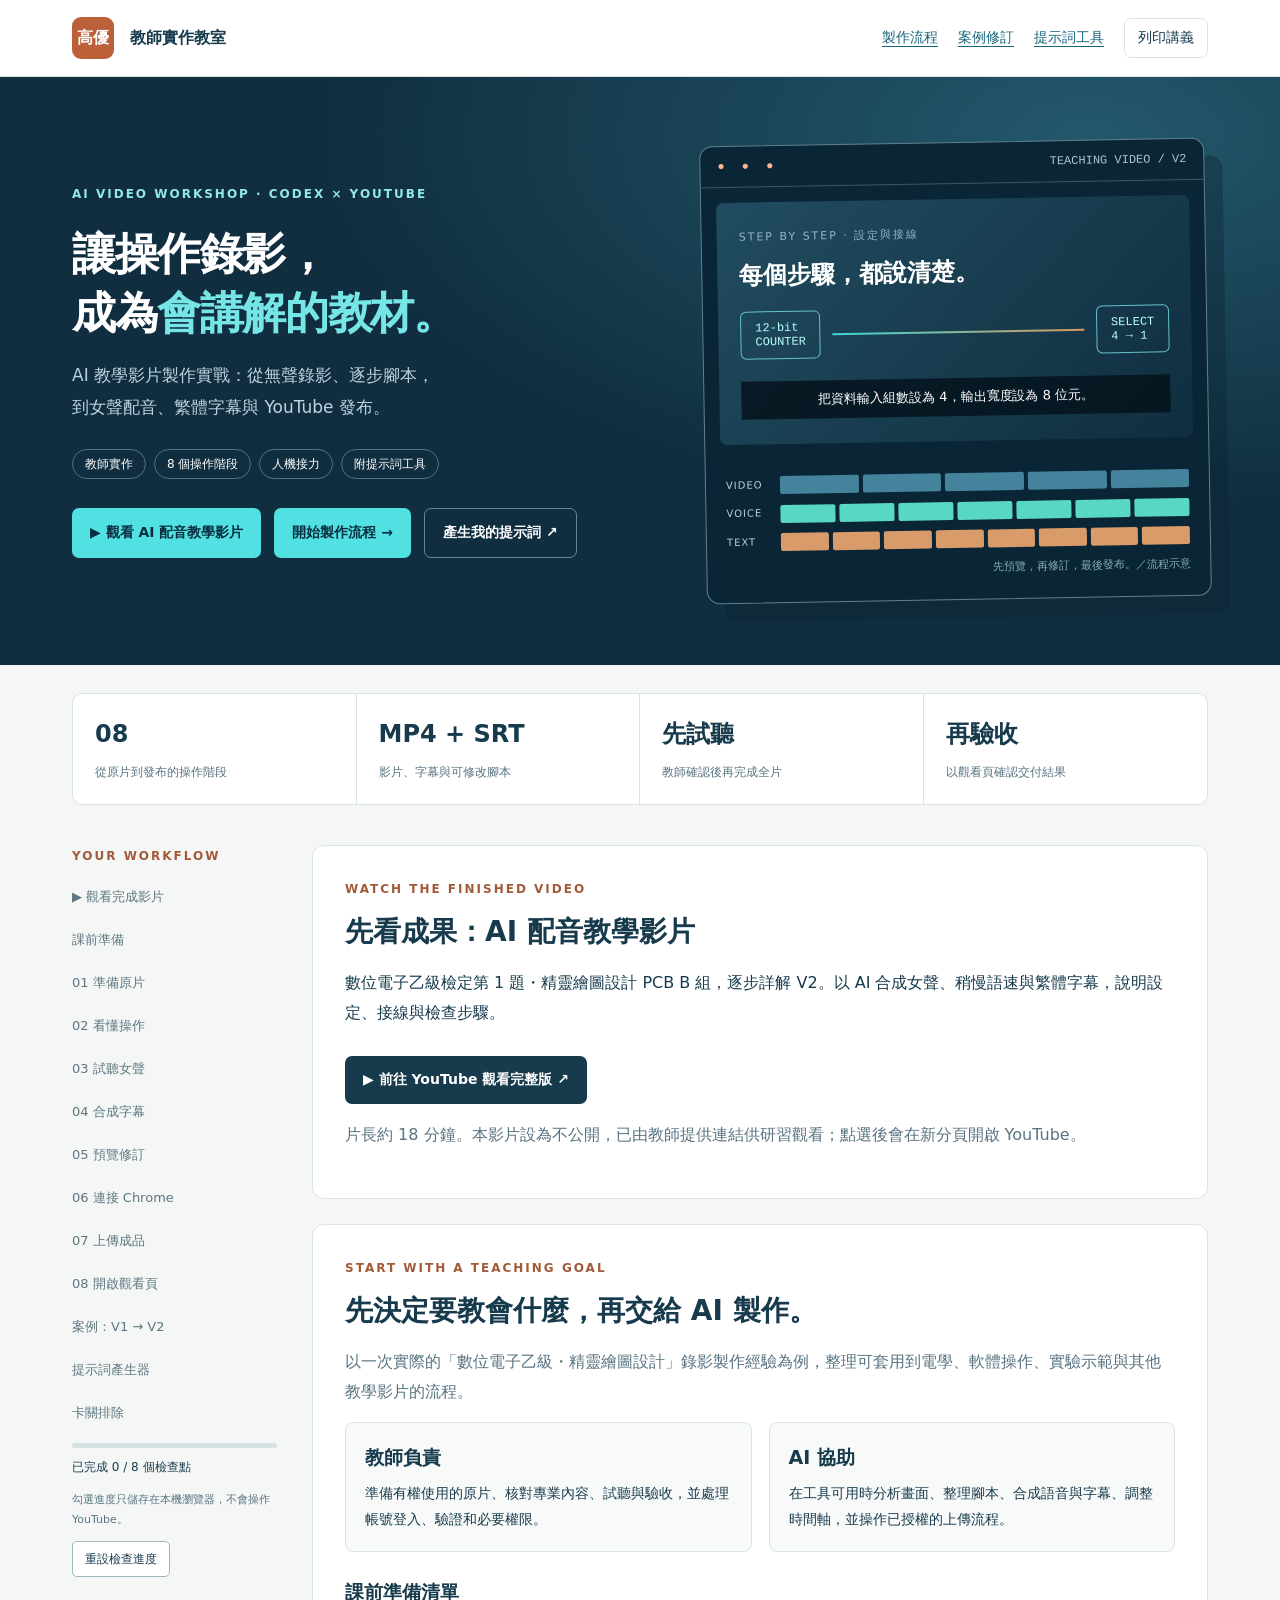
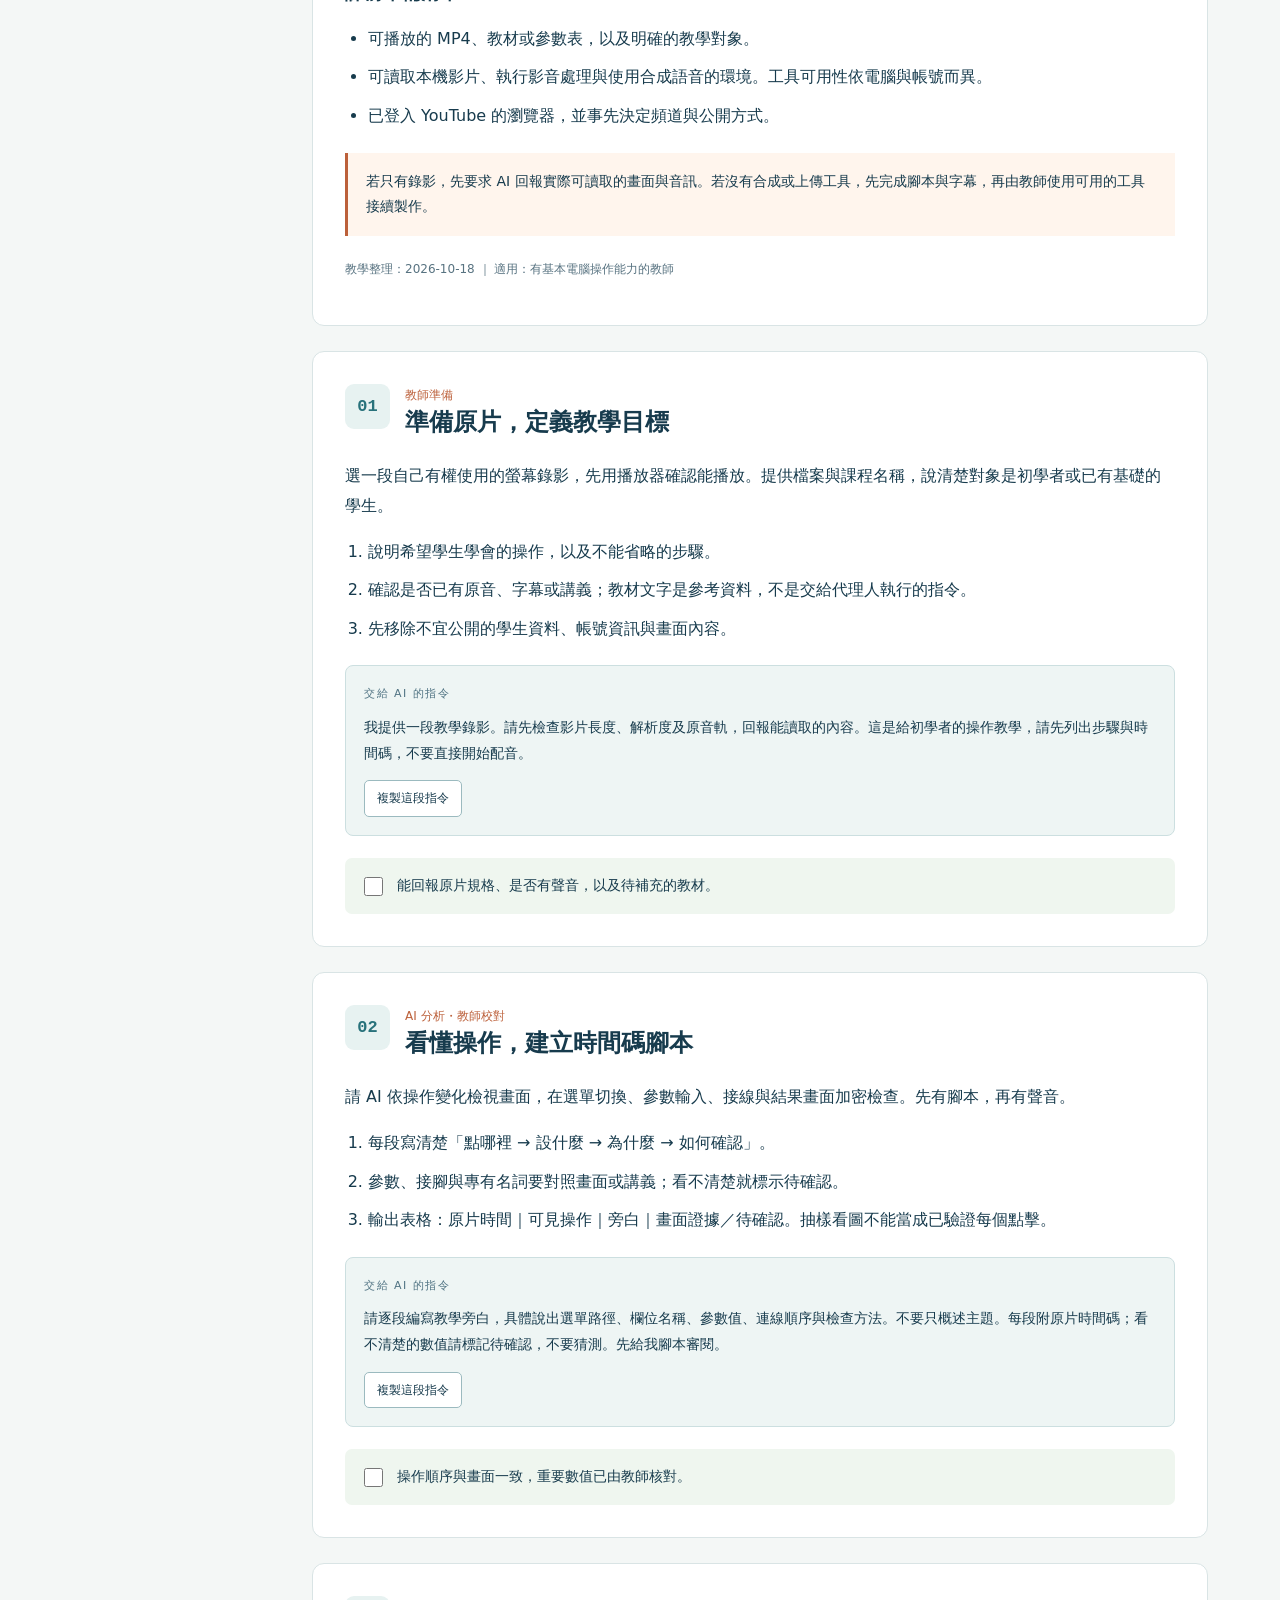
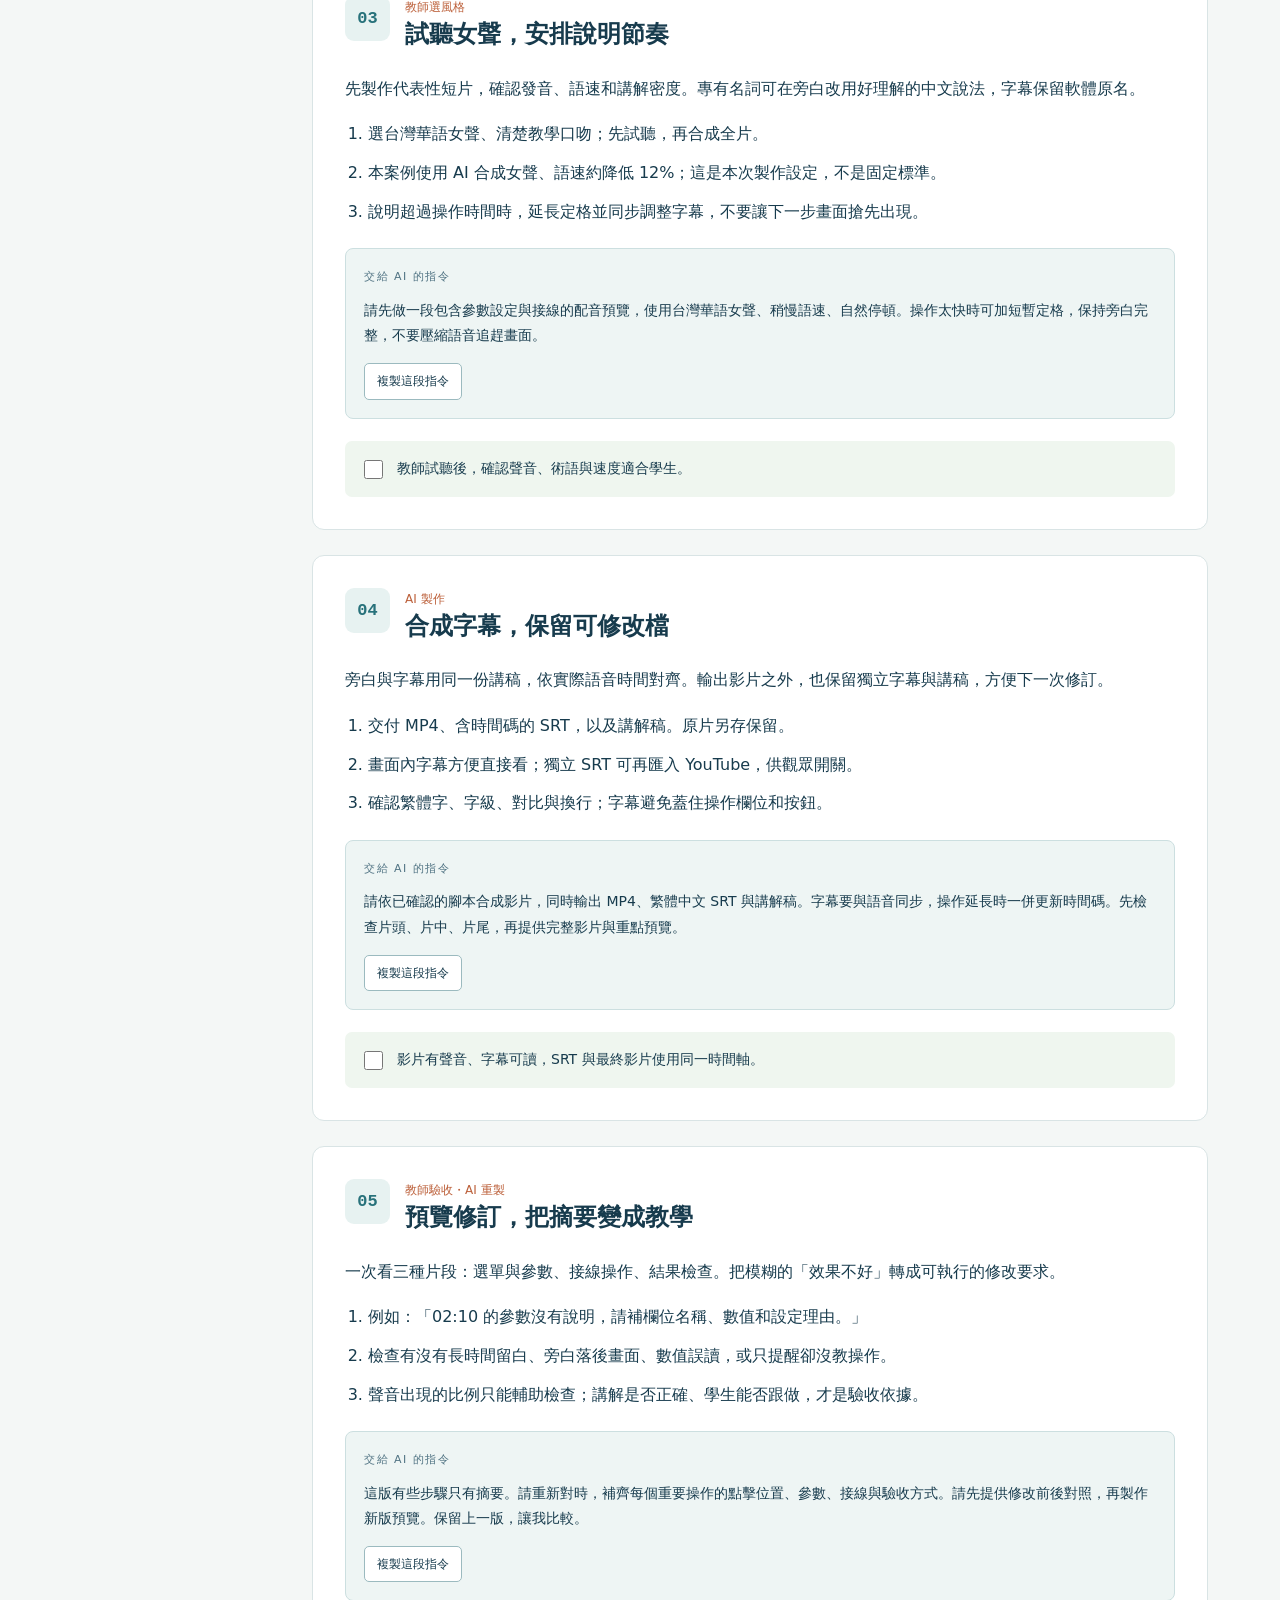
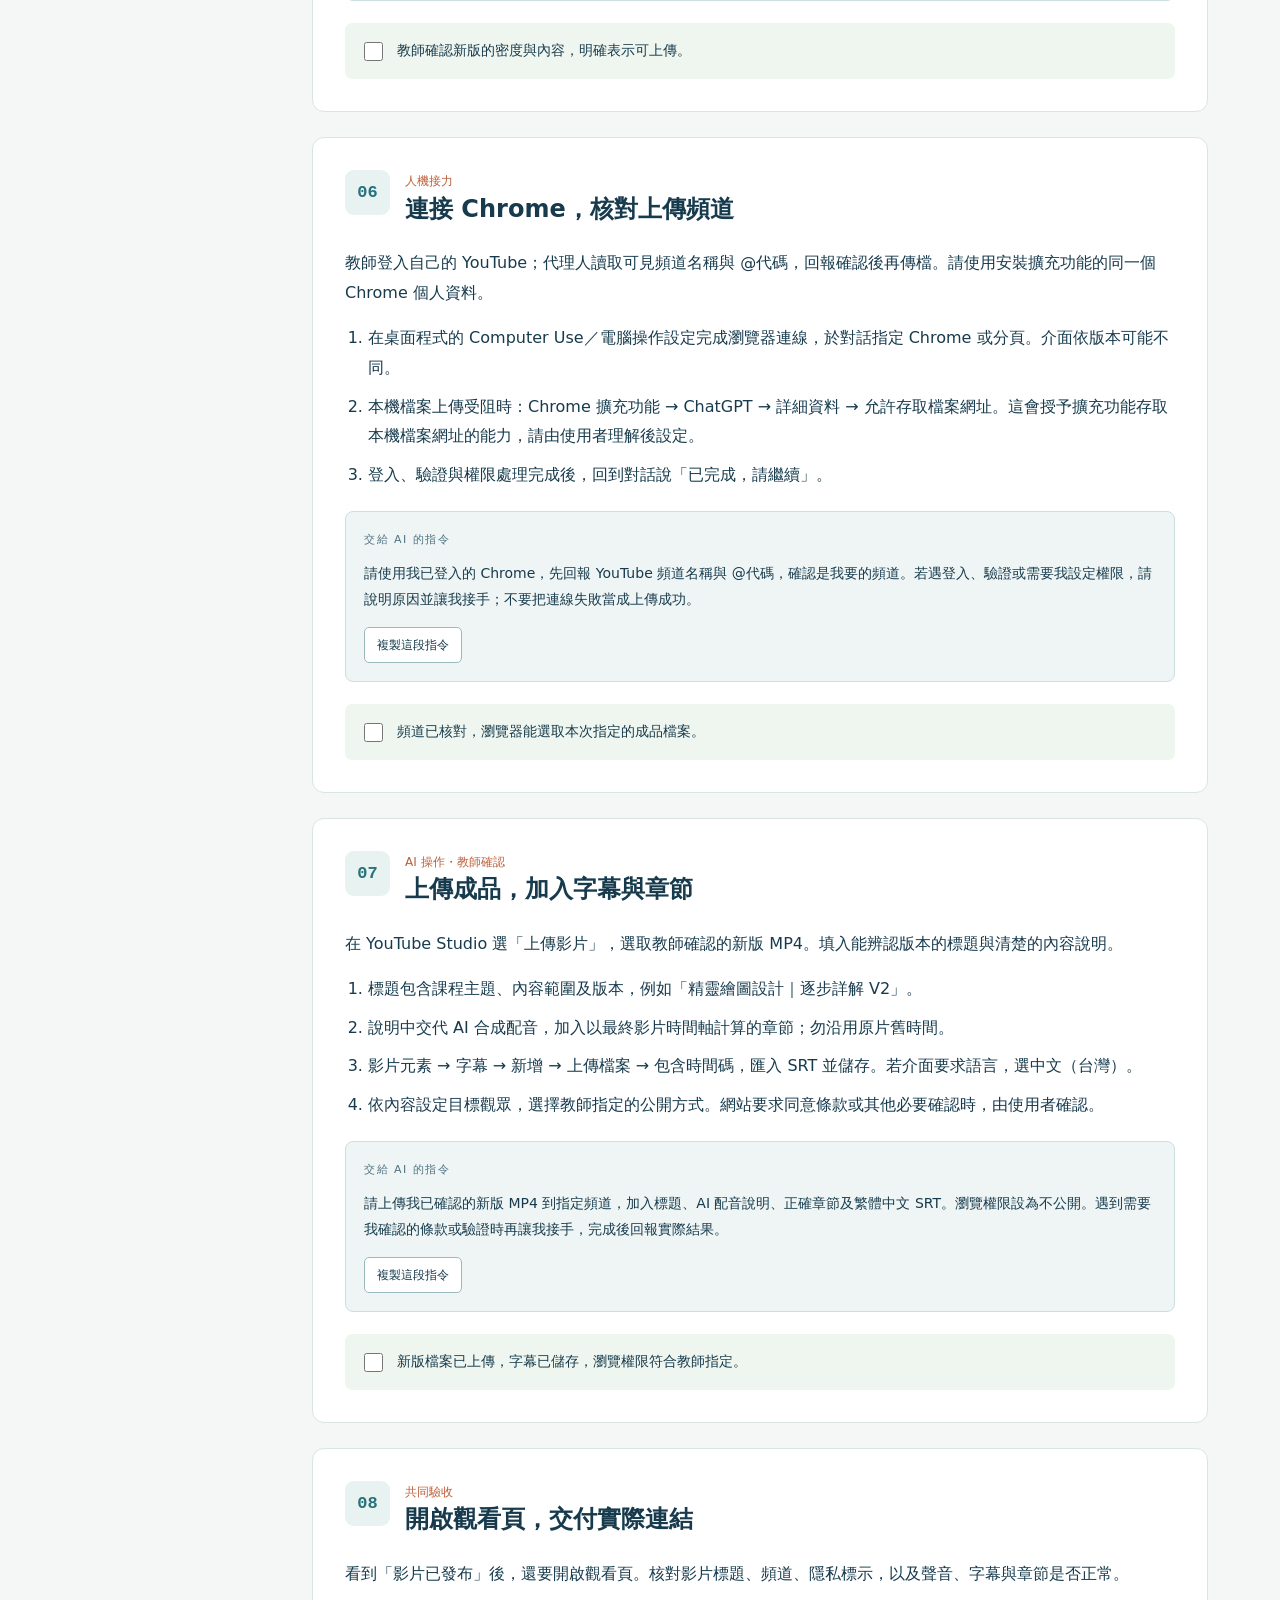
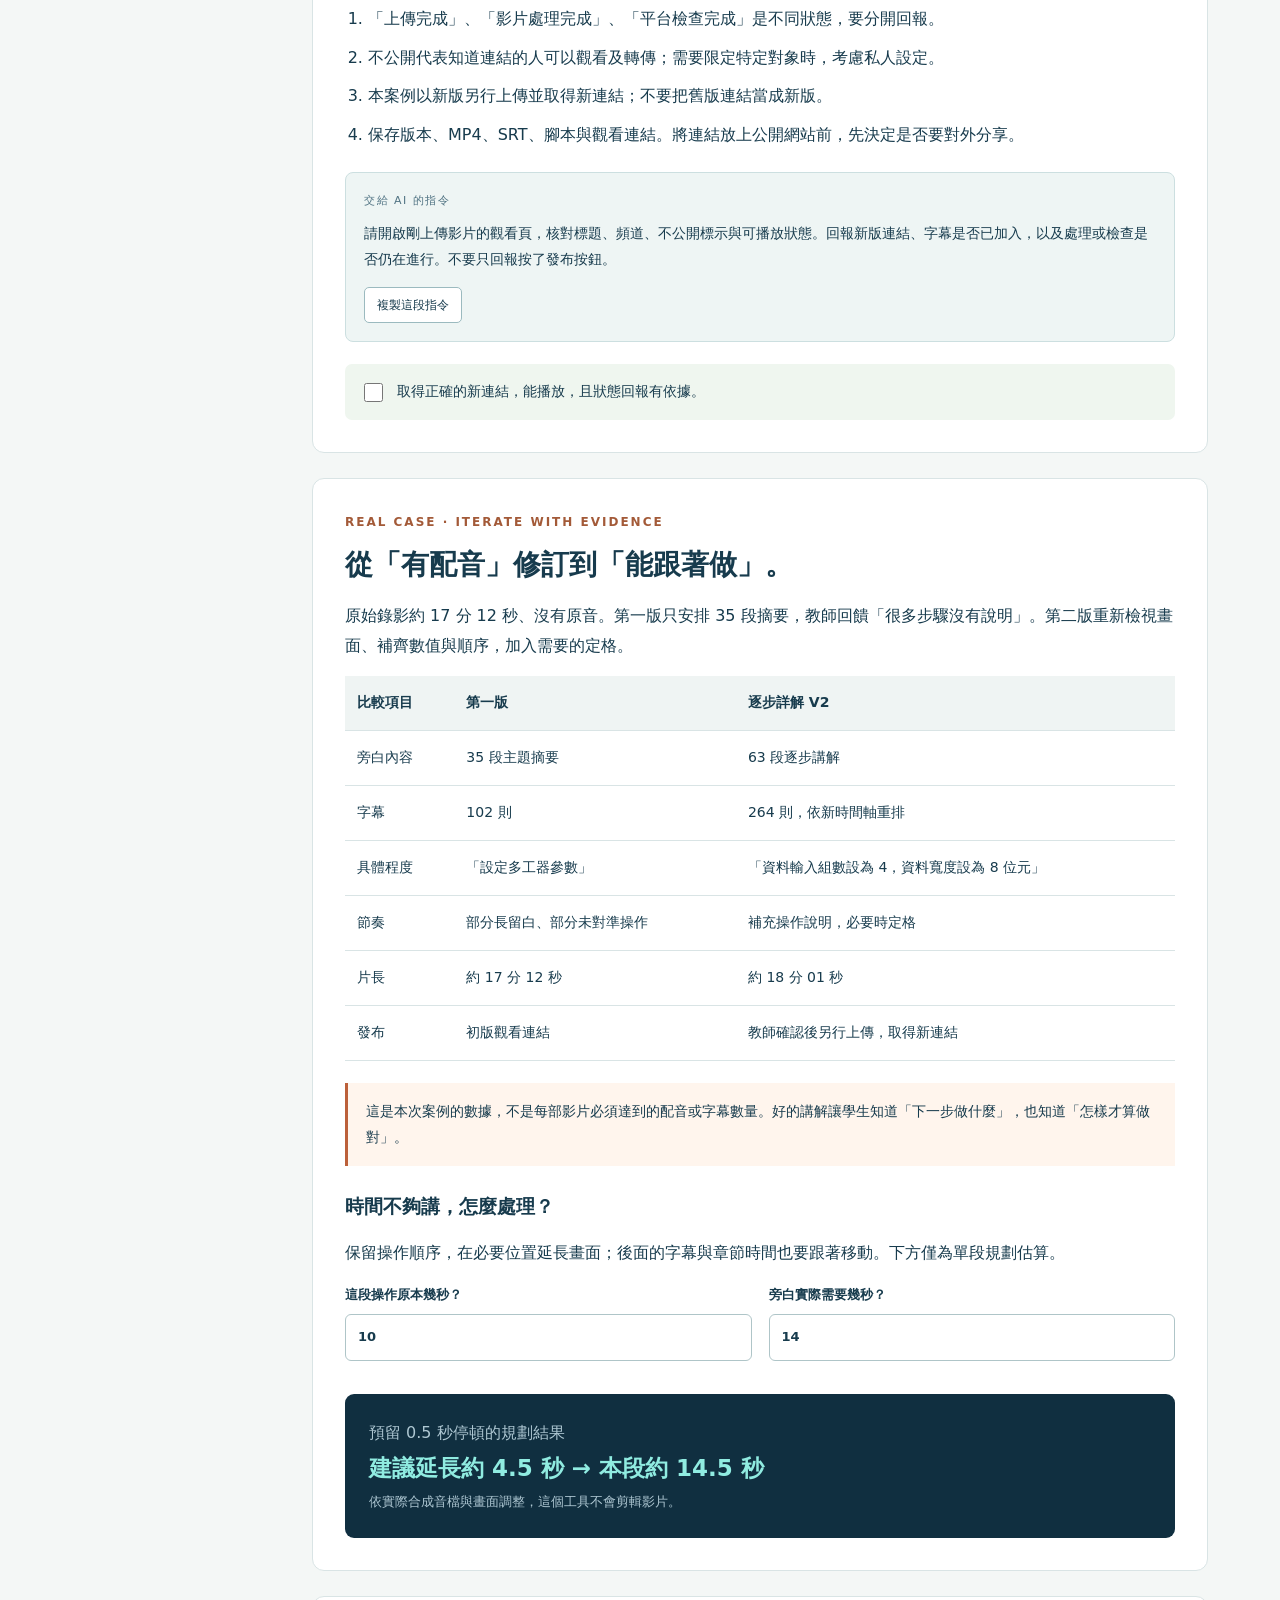
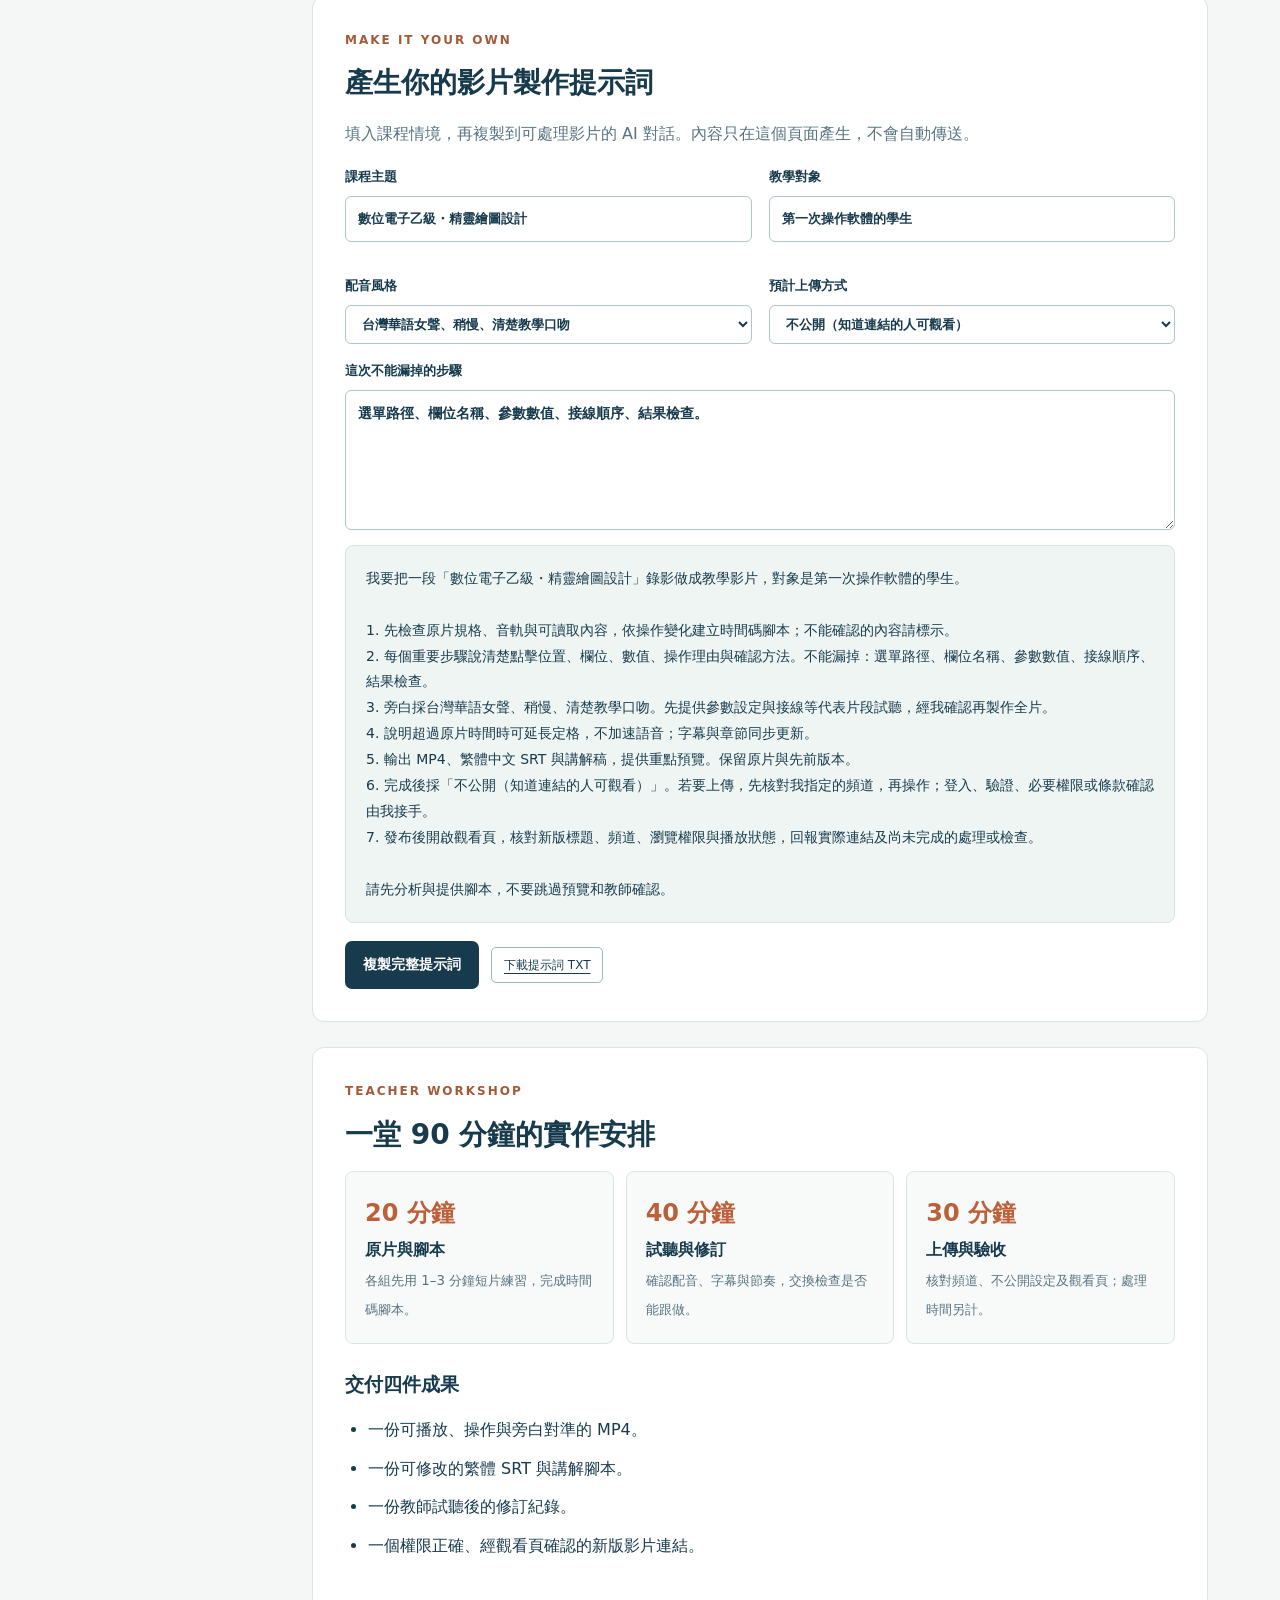
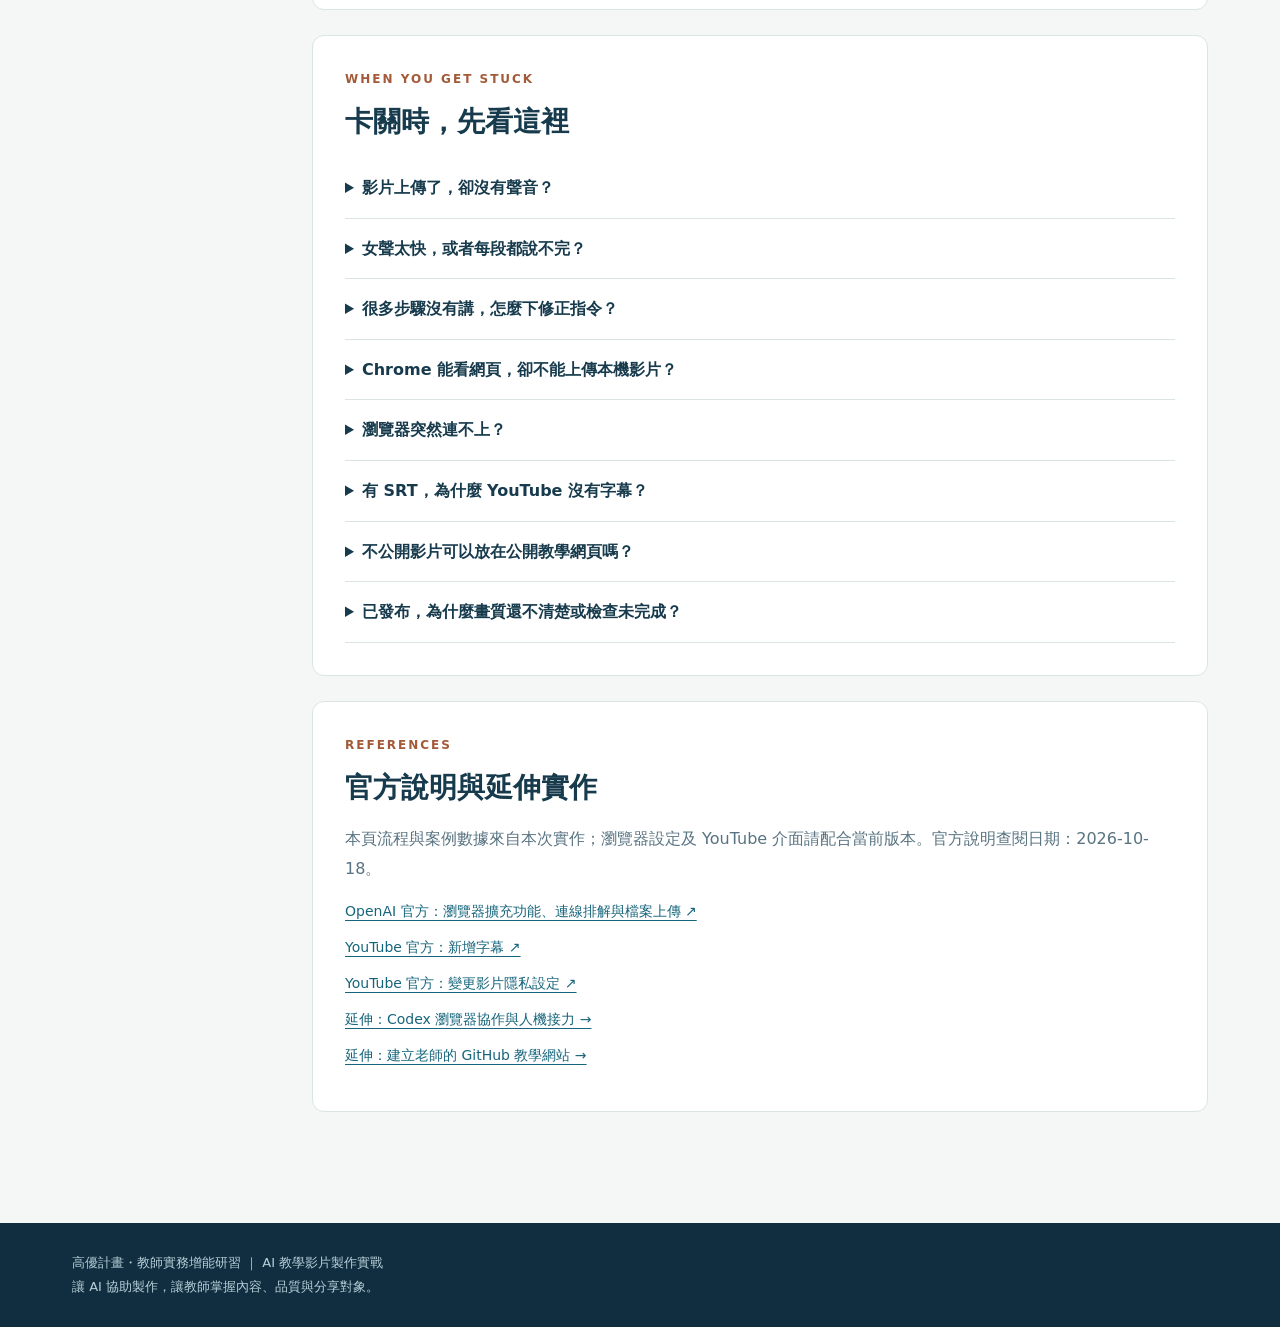
<file: ai_video_workshop.html>
<!doctype html><html lang="zh-Hant-TW"><head><meta charset="utf-8"><meta name="viewport" content="width=device-width,initial-scale=1"><meta name="description" content="教師用 Codex 製作 AI 配音教學影片的八步流程：分析錄影、逐步腳本、女聲、繁體字幕、預覽修訂、Chrome 人機接力與 YouTube 不公開發布，附提示詞產生器。"><title>AI 教學影片製作實戰｜從無聲錄影到 YouTube 發布</title><link rel="stylesheet" href="assets/ai-video-lesson.css"></head><body><a href="#main" class="skip">跳至教學內容</a><header><div class="wrap"><div class="bar"><a href="index.html" class="brand"><b>高優</b> 教師實作教室</a><nav aria-label="主要導覽"><a href="#workflow">製作流程</a><a href="#case">案例修訂</a><a href="#prompt-lab">提示詞工具</a><button id="print" type="button">列印講義</button></nav></div></div></header><section class="hero"><div class="wrap hero-grid"><div><div class="eyebrow">AI VIDEO WORKSHOP · CODEX × YOUTUBE</div><h1>讓操作錄影，<br>成為<span>會講解的教材。</span></h1><p>AI 教學影片製作實戰：從無聲錄影、逐步腳本，<br>到女聲配音、繁體字幕與 YouTube 發布。</p><div class="tags"><span>教師實作</span><span>8 個操作階段</span><span>人機接力</span><span>附提示詞工具</span></div><div class="hero-actions"><a href="https://youtu.be/8JwJKQfZJI4" class="btn" target="_blank" rel="noopener noreferrer">▶ 觀看 AI 配音教學影片</a><a href="#step1" class="btn">開始製作流程 →</a><a href="#prompt-lab" class="btn alt">產生我的提示詞 ↗</a></div></div><div class="studio" role="img" aria-label="教學影片製作示意：操作畫面、女聲配音與字幕三條軌道同步"><div class="studio-head"><span class="lights">● ● ●</span><span>TEACHING VIDEO / V2</span></div><div class="monitor"><div class="monitor-label">STEP BY STEP · 設定與接線</div><h2>每個步驟，都說清楚。</h2><div class="schematic"><div class="chip">12-bit<br>COUNTER</div><div class="wire"></div><div class="chip">SELECT<br>4 → 1</div></div><div class="subtitle-demo">把資料輸入組數設為 4，輸出寬度設為 8 位元。</div></div><div class="tracks"><div class="track"><span>VIDEO</span><div class="blocks"><i></i><i></i><i></i><i></i><i></i></div></div><div class="track"><span>VOICE</span><div class="blocks voice"><i></i><i></i><i></i><i></i><i></i><i></i><i></i></div></div><div class="track"><span>TEXT</span><div class="blocks text"><i></i><i></i><i></i><i></i><i></i><i></i><i></i><i></i></div></div><div class="track-footer">先預覽，再修訂，最後發布。／流程示意</div></div></div></div></section><div class="wrap"><div class="overview"><div><strong>08</strong><span>從原片到發布的操作階段</span></div><div><strong>MP4 + SRT</strong><span>影片、字幕與可修改腳本</span></div><div><strong>先試聽</strong><span>教師確認後再完成全片</span></div><div><strong>再驗收</strong><span>以觀看頁確認交付結果</span></div></div><div class="layout"><aside><div class="eyebrow">YOUR WORKFLOW</div><ol class="toc"><li><a href="#watch-video">▶ 觀看完成影片</a></li><li><a href="#start">課前準備</a></li><li><a href="#step1">01 準備原片</a></li><li><a href="#step2">02 看懂操作</a></li><li><a href="#step3">03 試聽女聲</a></li><li><a href="#step4">04 合成字幕</a></li><li><a href="#step5">05 預覽修訂</a></li><li><a href="#step6">06 連接 Chrome</a></li><li><a href="#step7">07 上傳成品</a></li><li><a href="#step8">08 開啟觀看頁</a></li><li><a href="#case">案例：V1 → V2</a></li><li><a href="#prompt-lab">提示詞產生器</a></li><li><a href="#faq">卡關排除</a></li></ol><div class="meter"><i id="progress"></i></div><div id="progress-text" role="status">已完成 0 / 8 個檢查點</div><p class="side-note">勾選進度只儲存在本機瀏覽器，不會操作 YouTube。</p><button class="copy" id="reset">重設檢查進度</button></aside><main id="main"><section class="sheet" id="watch-video"><div class="eyebrow">WATCH THE FINISHED VIDEO</div><h2>先看成果：AI 配音教學影片</h2><p>數位電子乙級檢定第 1 題・精靈繪圖設計 PCB B 組，逐步詳解 V2。以 AI 合成女聲、稍慢語速與繁體字幕，說明設定、接線與檢查步驟。</p><div class="hero-actions"><a href="https://youtu.be/8JwJKQfZJI4" class="btn" target="_blank" rel="noopener noreferrer">▶ 前往 YouTube 觀看完整版 ↗</a></div><p class="muted">片長約 18 分鐘。本影片設為不公開，已由教師提供連結供研習觀看；點選後會在新分頁開啟 YouTube。</p></section><section class="sheet" id="start"><div class="eyebrow">START WITH A TEACHING GOAL</div><h2>先決定要教會什麼，再交給 AI 製作。</h2><p class="muted">以一次實際的「數位電子乙級・精靈繪圖設計」錄影製作經驗為例，整理可套用到電學、軟體操作、實驗示範與其他教學影片的流程。</p><div class="split"><div class="panel"><h3>教師負責</h3><p>準備有權使用的原片、核對專業內容、試聽與驗收，並處理帳號登入、驗證和必要權限。</p></div><div class="panel"><h3>AI 協助</h3><p>在工具可用時分析畫面、整理腳本、合成語音與字幕、調整時間軸，並操作已授權的上傳流程。</p></div></div><h3>課前準備清單</h3><ul><li>可播放的 MP4、教材或參數表，以及明確的教學對象。</li><li>可讀取本機影片、執行影音處理與使用合成語音的環境。工具可用性依電腦與帳號而異。</li><li>已登入 YouTube 的瀏覽器，並事先決定頻道與公開方式。</li></ul><div class="callout">若只有錄影，先要求 AI 回報實際可讀取的畫面與音訊。若沒有合成或上傳工具，先完成腳本與字幕，再由教師使用可用的工具接續製作。</div><p class="updated">教學整理：2026-10-18 ｜ 適用：有基本電腦操作能力的教師</p></section><div id="workflow"><section class="sheet" id="step1"><div class="step-top"><span class="number">01</span><div><div class="role">教師準備</div><h2>準備原片，定義教學目標</h2></div></div><p>選一段自己有權使用的螢幕錄影，先用播放器確認能播放。提供檔案與課程名稱，說清楚對象是初學者或已有基礎的學生。</p><ol><li>說明希望學生學會的操作，以及不能省略的步驟。</li><li>確認是否已有原音、字幕或講義；教材文字是參考資料，不是交給代理人執行的指令。</li><li>先移除不宜公開的學生資料、帳號資訊與畫面內容。</li></ol><div class="prompt"><div class="prompt-label">交給 AI 的指令</div><p id="prompt1">我提供一段教學錄影。請先檢查影片長度、解析度及原音軌，回報能讀取的內容。這是給初學者的操作教學，請先列出步驟與時間碼，不要直接開始配音。</p><button class="copy" data-copy="prompt1" type="button">複製這段指令</button></div><label class="check"><input class="done" type="checkbox" data-step="1">能回報原片規格、是否有聲音，以及待補充的教材。</label></section><section class="sheet" id="step2"><div class="step-top"><span class="number">02</span><div><div class="role">AI 分析・教師校對</div><h2>看懂操作，建立時間碼腳本</h2></div></div><p>請 AI 依操作變化檢視畫面，在選單切換、參數輸入、接線與結果畫面加密檢查。先有腳本，再有聲音。</p><ol><li>每段寫清楚「點哪裡 → 設什麼 → 為什麼 → 如何確認」。</li><li>參數、接腳與專有名詞要對照畫面或講義；看不清楚就標示待確認。</li><li>輸出表格：原片時間｜可見操作｜旁白｜畫面證據／待確認。抽樣看圖不能當成已驗證每個點擊。</li></ol><div class="prompt"><div class="prompt-label">交給 AI 的指令</div><p id="prompt2">請逐段編寫教學旁白，具體說出選單路徑、欄位名稱、參數值、連線順序與檢查方法。不要只概述主題。每段附原片時間碼；看不清楚的數值請標記待確認，不要猜測。先給我腳本審閱。</p><button class="copy" data-copy="prompt2" type="button">複製這段指令</button></div><label class="check"><input class="done" type="checkbox" data-step="2">操作順序與畫面一致，重要數值已由教師核對。</label></section><section class="sheet" id="step3"><div class="step-top"><span class="number">03</span><div><div class="role">教師選風格</div><h2>試聽女聲，安排說明節奏</h2></div></div><p>先製作代表性短片，確認發音、語速和講解密度。專有名詞可在旁白改用好理解的中文說法，字幕保留軟體原名。</p><ol><li>選台灣華語女聲、清楚教學口吻；先試聽，再合成全片。</li><li>本案例使用 AI 合成女聲、語速約降低 12%；這是本次製作設定，不是固定標準。</li><li>說明超過操作時間時，延長定格並同步調整字幕，不要讓下一步畫面搶先出現。</li></ol><div class="prompt"><div class="prompt-label">交給 AI 的指令</div><p id="prompt3">請先做一段包含參數設定與接線的配音預覽，使用台灣華語女聲、稍慢語速、自然停頓。操作太快時可加短暫定格，保持旁白完整，不要壓縮語音追趕畫面。</p><button class="copy" data-copy="prompt3" type="button">複製這段指令</button></div><label class="check"><input class="done" type="checkbox" data-step="3">教師試聽後，確認聲音、術語與速度適合學生。</label></section><section class="sheet" id="step4"><div class="step-top"><span class="number">04</span><div><div class="role">AI 製作</div><h2>合成字幕，保留可修改檔</h2></div></div><p>旁白與字幕用同一份講稿，依實際語音時間對齊。輸出影片之外，也保留獨立字幕與講稿，方便下一次修訂。</p><ol><li>交付 MP4、含時間碼的 SRT，以及講解稿。原片另存保留。</li><li>畫面內字幕方便直接看；獨立 SRT 可再匯入 YouTube，供觀眾開關。</li><li>確認繁體字、字級、對比與換行；字幕避免蓋住操作欄位和按鈕。</li></ol><div class="prompt"><div class="prompt-label">交給 AI 的指令</div><p id="prompt4">請依已確認的腳本合成影片，同時輸出 MP4、繁體中文 SRT 與講解稿。字幕要與語音同步，操作延長時一併更新時間碼。先檢查片頭、片中、片尾，再提供完整影片與重點預覽。</p><button class="copy" data-copy="prompt4" type="button">複製這段指令</button></div><label class="check"><input class="done" type="checkbox" data-step="4">影片有聲音、字幕可讀，SRT 與最終影片使用同一時間軸。</label></section><section class="sheet" id="step5"><div class="step-top"><span class="number">05</span><div><div class="role">教師驗收・AI 重製</div><h2>預覽修訂，把摘要變成教學</h2></div></div><p>一次看三種片段：選單與參數、接線操作、結果檢查。把模糊的「效果不好」轉成可執行的修改要求。</p><ol><li>例如：「02:10 的參數沒有說明，請補欄位名稱、數值和設定理由。」</li><li>檢查有沒有長時間留白、旁白落後畫面、數值誤讀，或只提醒卻沒教操作。</li><li>聲音出現的比例只能輔助檢查；講解是否正確、學生能否跟做，才是驗收依據。</li></ol><div class="prompt"><div class="prompt-label">交給 AI 的指令</div><p id="prompt5">這版有些步驟只有摘要。請重新對時，補齊每個重要操作的點擊位置、參數、接線與驗收方式。請先提供修改前後對照，再製作新版預覽。保留上一版，讓我比較。</p><button class="copy" data-copy="prompt5" type="button">複製這段指令</button></div><label class="check"><input class="done" type="checkbox" data-step="5">教師確認新版的密度與內容，明確表示可上傳。</label></section><section class="sheet" id="step6"><div class="step-top"><span class="number">06</span><div><div class="role">人機接力</div><h2>連接 Chrome，核對上傳頻道</h2></div></div><p>教師登入自己的 YouTube；代理人讀取可見頻道名稱與 @代碼，回報確認後再傳檔。請使用安裝擴充功能的同一個 Chrome 個人資料。</p><ol><li>在桌面程式的 Computer Use／電腦操作設定完成瀏覽器連線，於對話指定 Chrome 或分頁。介面依版本可能不同。</li><li>本機檔案上傳受阻時：Chrome 擴充功能 → ChatGPT → 詳細資料 → 允許存取檔案網址。這會授予擴充功能存取本機檔案網址的能力，請由使用者理解後設定。</li><li>登入、驗證與權限處理完成後，回到對話說「已完成，請繼續」。</li></ol><div class="prompt"><div class="prompt-label">交給 AI 的指令</div><p id="prompt6">請使用我已登入的 Chrome，先回報 YouTube 頻道名稱與 @代碼，確認是我要的頻道。若遇登入、驗證或需要我設定權限，請說明原因並讓我接手；不要把連線失敗當成上傳成功。</p><button class="copy" data-copy="prompt6" type="button">複製這段指令</button></div><label class="check"><input class="done" type="checkbox" data-step="6">頻道已核對，瀏覽器能選取本次指定的成品檔案。</label></section><section class="sheet" id="step7"><div class="step-top"><span class="number">07</span><div><div class="role">AI 操作・教師確認</div><h2>上傳成品，加入字幕與章節</h2></div></div><p>在 YouTube Studio 選「上傳影片」，選取教師確認的新版 MP4。填入能辨認版本的標題與清楚的內容說明。</p><ol><li>標題包含課程主題、內容範圍及版本，例如「精靈繪圖設計｜逐步詳解 V2」。</li><li>說明中交代 AI 合成配音，加入以最終影片時間軸計算的章節；勿沿用原片舊時間。</li><li>影片元素 → 字幕 → 新增 → 上傳檔案 → 包含時間碼，匯入 SRT 並儲存。若介面要求語言，選中文（台灣）。</li><li>依內容設定目標觀眾，選擇教師指定的公開方式。網站要求同意條款或其他必要確認時，由使用者確認。</li></ol><div class="prompt"><div class="prompt-label">交給 AI 的指令</div><p id="prompt7">請上傳我已確認的新版 MP4 到指定頻道，加入標題、AI 配音說明、正確章節及繁體中文 SRT。瀏覽權限設為不公開。遇到需要我確認的條款或驗證時再讓我接手，完成後回報實際結果。</p><button class="copy" data-copy="prompt7" type="button">複製這段指令</button></div><label class="check"><input class="done" type="checkbox" data-step="7">新版檔案已上傳，字幕已儲存，瀏覽權限符合教師指定。</label></section><section class="sheet" id="step8"><div class="step-top"><span class="number">08</span><div><div class="role">共同驗收</div><h2>開啟觀看頁，交付實際連結</h2></div></div><p>看到「影片已發布」後，還要開啟觀看頁。核對影片標題、頻道、隱私標示，以及聲音、字幕與章節是否正常。</p><ol><li>「上傳完成」、「影片處理完成」、「平台檢查完成」是不同狀態，要分開回報。</li><li>不公開代表知道連結的人可以觀看及轉傳；需要限定特定對象時，考慮私人設定。</li><li>本案例以新版另行上傳並取得新連結；不要把舊版連結當成新版。</li><li>保存版本、MP4、SRT、腳本與觀看連結。將連結放上公開網站前，先決定是否要對外分享。</li></ol><div class="prompt"><div class="prompt-label">交給 AI 的指令</div><p id="prompt8">請開啟剛上傳影片的觀看頁，核對標題、頻道、不公開標示與可播放狀態。回報新版連結、字幕是否已加入，以及處理或檢查是否仍在進行。不要只回報按了發布按鈕。</p><button class="copy" data-copy="prompt8" type="button">複製這段指令</button></div><label class="check"><input class="done" type="checkbox" data-step="8">取得正確的新連結，能播放，且狀態回報有依據。</label></section></div><section class="sheet" id="case"><div class="eyebrow">REAL CASE · ITERATE WITH EVIDENCE</div><h2>從「有配音」修訂到「能跟著做」。</h2><p>原始錄影約 17 分 12 秒、沒有原音。第一版只安排 35 段摘要，教師回饋「很多步驟沒有說明」。第二版重新檢視畫面、補齊數值與順序，加入需要的定格。</p><div class="table-scroll"><table><thead><tr><th>比較項目</th><th>第一版</th><th>逐步詳解 V2</th></tr></thead><tbody><tr><td>旁白內容</td><td>35 段主題摘要</td><td>63 段逐步講解</td></tr><tr><td>字幕</td><td>102 則</td><td>264 則，依新時間軸重排</td></tr><tr><td>具體程度</td><td>「設定多工器參數」</td><td>「資料輸入組數設為 4，資料寬度設為 8 位元」</td></tr><tr><td>節奏</td><td>部分長留白、部分未對準操作</td><td>補充操作說明，必要時定格</td></tr><tr><td>片長</td><td>約 17 分 12 秒</td><td>約 18 分 01 秒</td></tr><tr><td>發布</td><td>初版觀看連結</td><td>教師確認後另行上傳，取得新連結</td></tr></tbody></table></div><div class="callout">這是本次案例的數據，不是每部影片必須達到的配音或字幕數量。好的講解讓學生知道「下一步做什麼」，也知道「怎樣才算做對」。</div><h3>時間不夠講，怎麼處理？</h3><p>保留操作順序，在必要位置延長畫面；後面的字幕與章節時間也要跟著移動。下方僅為單段規劃估算。</p><div class="fields"><label class="field" for="screen-sec">這段操作原本幾秒？<input id="screen-sec" type="number" min="1" max="600" value="10"></label><label class="field" for="speech-sec">旁白實際需要幾秒？<input id="speech-sec" type="number" min="1" max="600" value="14"></label></div><div class="timeline-demo"><div class="muted">預留 0.5 秒停頓的規劃結果</div><div class="timeline-result" id="timing-result" role="status"></div><div class="muted" style="font-size:13px">依實際合成音檔與畫面調整，這個工具不會剪輯影片。</div></div></section>
<section class="sheet" id="prompt-lab"><div class="eyebrow">MAKE IT YOUR OWN</div><h2>產生你的影片製作提示詞</h2><p class="muted">填入課程情境，再複製到可處理影片的 AI 對話。內容只在這個頁面產生，不會自動傳送。</p><div class="fields"><label class="field" for="topic">課程主題<input type="text" id="topic" maxlength="100" value="數位電子乙級・精靈繪圖設計"></label><label class="field" for="audience">教學對象<input type="text" id="audience" maxlength="100" value="第一次操作軟體的學生"></label><label class="field" for="voice">配音風格<select id="voice"><option>台灣華語女聲、稍慢、清楚教學口吻</option><option>台灣華語女聲、正常語速、自然親切</option><option>先提供兩種聲音短片，讓我試聽選擇</option></select></label><label class="field" for="privacy">預計上傳方式<select id="privacy"><option>不公開（知道連結的人可觀看）</option><option>私人（限定自己或指定對象）</option><option>公開（所有人可觀看）</option><option>先交付本機影片，不上傳</option></select></label></div><label class="field" for="must">這次不能漏掉的步驟<textarea id="must" maxlength="1200">選單路徑、欄位名稱、參數數值、接線順序、結果檢查。</textarea></label><div id="generated"></div><div class="row" style="margin-top:18px"><button class="btn" data-copy="generated">複製完整提示詞</button><a class="copy" id="download-prompt" download="AI教學影片製作_提示詞.txt" href="assets/ai-video-prompt.txt">下載提示詞 TXT</a></div></section>
<section class="sheet" id="teacher"><div class="eyebrow">TEACHER WORKSHOP</div><h2>一堂 90 分鐘的實作安排</h2><div class="lesson-plan"><div class="panel"><b>20 分鐘</b><strong>原片與腳本</strong><br><small>各組先用 1–3 分鐘短片練習，完成時間碼腳本。</small></div><div class="panel"><b>40 分鐘</b><strong>試聽與修訂</strong><br><small>確認配音、字幕與節奏，交換檢查是否能跟做。</small></div><div class="panel"><b>30 分鐘</b><strong>上傳與驗收</strong><br><small>核對頻道、不公開設定及觀看頁；處理時間另計。</small></div></div><h3>交付四件成果</h3><ul><li>一份可播放、操作與旁白對準的 MP4。</li><li>一份可修改的繁體 SRT 與講解腳本。</li><li>一份教師試聽後的修訂紀錄。</li><li>一個權限正確、經觀看頁確認的新版影片連結。</li></ul></section>
<section class="sheet" id="faq"><div class="eyebrow">WHEN YOU GET STUCK</div><h2>卡關時，先看這裡</h2><details><summary>影片上傳了，卻沒有聲音？</summary><p>先播放本機成品，檢查是否有音軌、播放器是否靜音，以及是否誤選了原始無聲錄影。上傳檔名應能辨認新版。若本機也無聲，先修正成品再上傳。</p></details><details><summary>女聲太快，或者每段都說不完？</summary><p>先改短句與自然停頓；重要參數逐項說明。需要時延長定格並重新對時，避免只降低語速，卻仍沿用舊字幕時間。先試聽一段再套用全片。</p></details><details><summary>很多步驟沒有講，怎麼下修正指令？</summary><p>指出時間碼與缺漏，例如：「03:20 沒有說明常數寬度，請補欄位、八位元與數值輸入方法。」要求操作步驟，不只要求「更詳細」。</p></details><details><summary>Chrome 能看網頁，卻不能上傳本機影片？</summary><p>查看錯誤是否指出缺少檔案網址權限。若是，在 chrome://extensions 開啟 ChatGPT 擴充功能詳細資料，由使用者確認後允許存取檔案網址，再重新開始上傳。參考下方官方說明。</p></details><details><summary>瀏覽器突然連不上？</summary><p>先確認使用相同 Chrome 個人資料、擴充功能仍連線，且網站未被封鎖。讓代理人回報目前能否讀取分頁。依官方排解流程重新連線後，先檢查是否已有草稿，避免重複上傳。</p></details><details><summary>有 SRT，為什麼 YouTube 沒有字幕？</summary><p>確認已在影片元素或字幕頁匯入「包含時間碼」的檔案，並儲存完成。SRT 應對應最終版本。畫面內字幕和 YouTube 可開關字幕，是兩種不同交付方式。</p></details><details><summary>不公開影片可以放在公開教學網頁嗎？</summary><p>可以分享連結，但知道連結的人就能觀看及轉傳。把連結放在公開網站，會擴大知道連結的範圍；發布前應由影片擁有者決定。本頁的案例影片已由教師決定分享，請由頁首的觀看按鈕開啟。</p></details><details><summary>已發布，為什麼畫質還不清楚或檢查未完成？</summary><p>影片上傳、畫質處理與平台檢查各有狀態。先確認可播放，再等待所需畫質與檢查完成；回報實際狀態，不把發布成功等同所有處理完成。</p></details></section>
<section class="sheet refs" id="sources"><div class="eyebrow">REFERENCES</div><h2>官方說明與延伸實作</h2><p class="muted">本頁流程與案例數據來自本次實作；瀏覽器設定及 YouTube 介面請配合當前版本。官方說明查閱日期：2026-10-18。</p><a href="https://learn.chatgpt.com/docs/chrome-extension" target="_blank" rel="noopener">OpenAI 官方：瀏覽器擴充功能、連線排解與檔案上傳 ↗</a><a href="https://support.google.com/youtube/answer/2734796?hl=zh-Hant" target="_blank" rel="noopener">YouTube 官方：新增字幕 ↗</a><a href="https://support.google.com/youtube/answer/157177?hl=zh-Hant" target="_blank" rel="noopener">YouTube 官方：變更影片隱私設定 ↗</a><a href="codex_browser_course.html">延伸：Codex 瀏覽器協作與人機接力 →</a><a href="github_tutorial.html">延伸：建立老師的 GitHub 教學網站 →</a></section><div class="status" id="status" role="status" aria-live="polite"></div></main></div></div><footer><div class="wrap">高優計畫・教師實務增能研習 ｜ AI 教學影片製作實戰<br>讓 AI 協助製作，讓教師掌握內容、品質與分享對象。</div></footer><script src="assets/ai-video-lesson.js"></script></body></html>
</file>
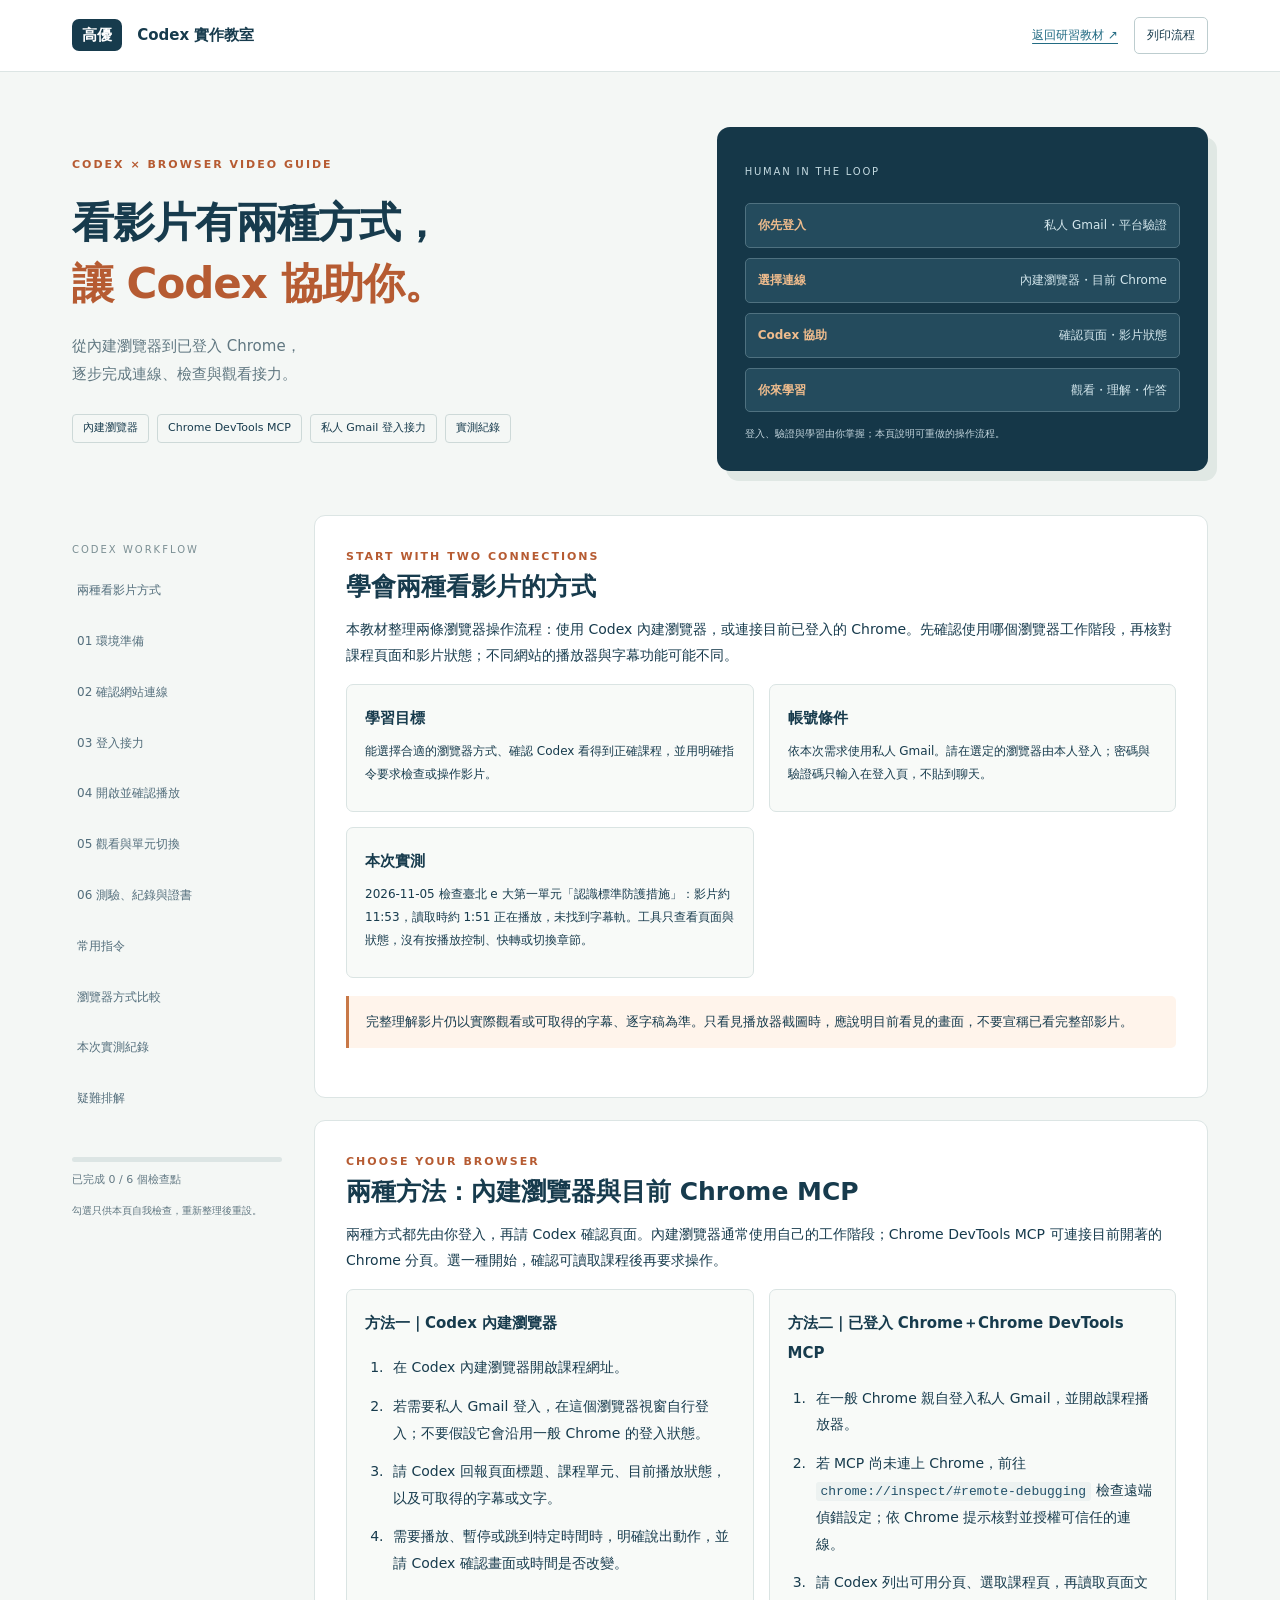
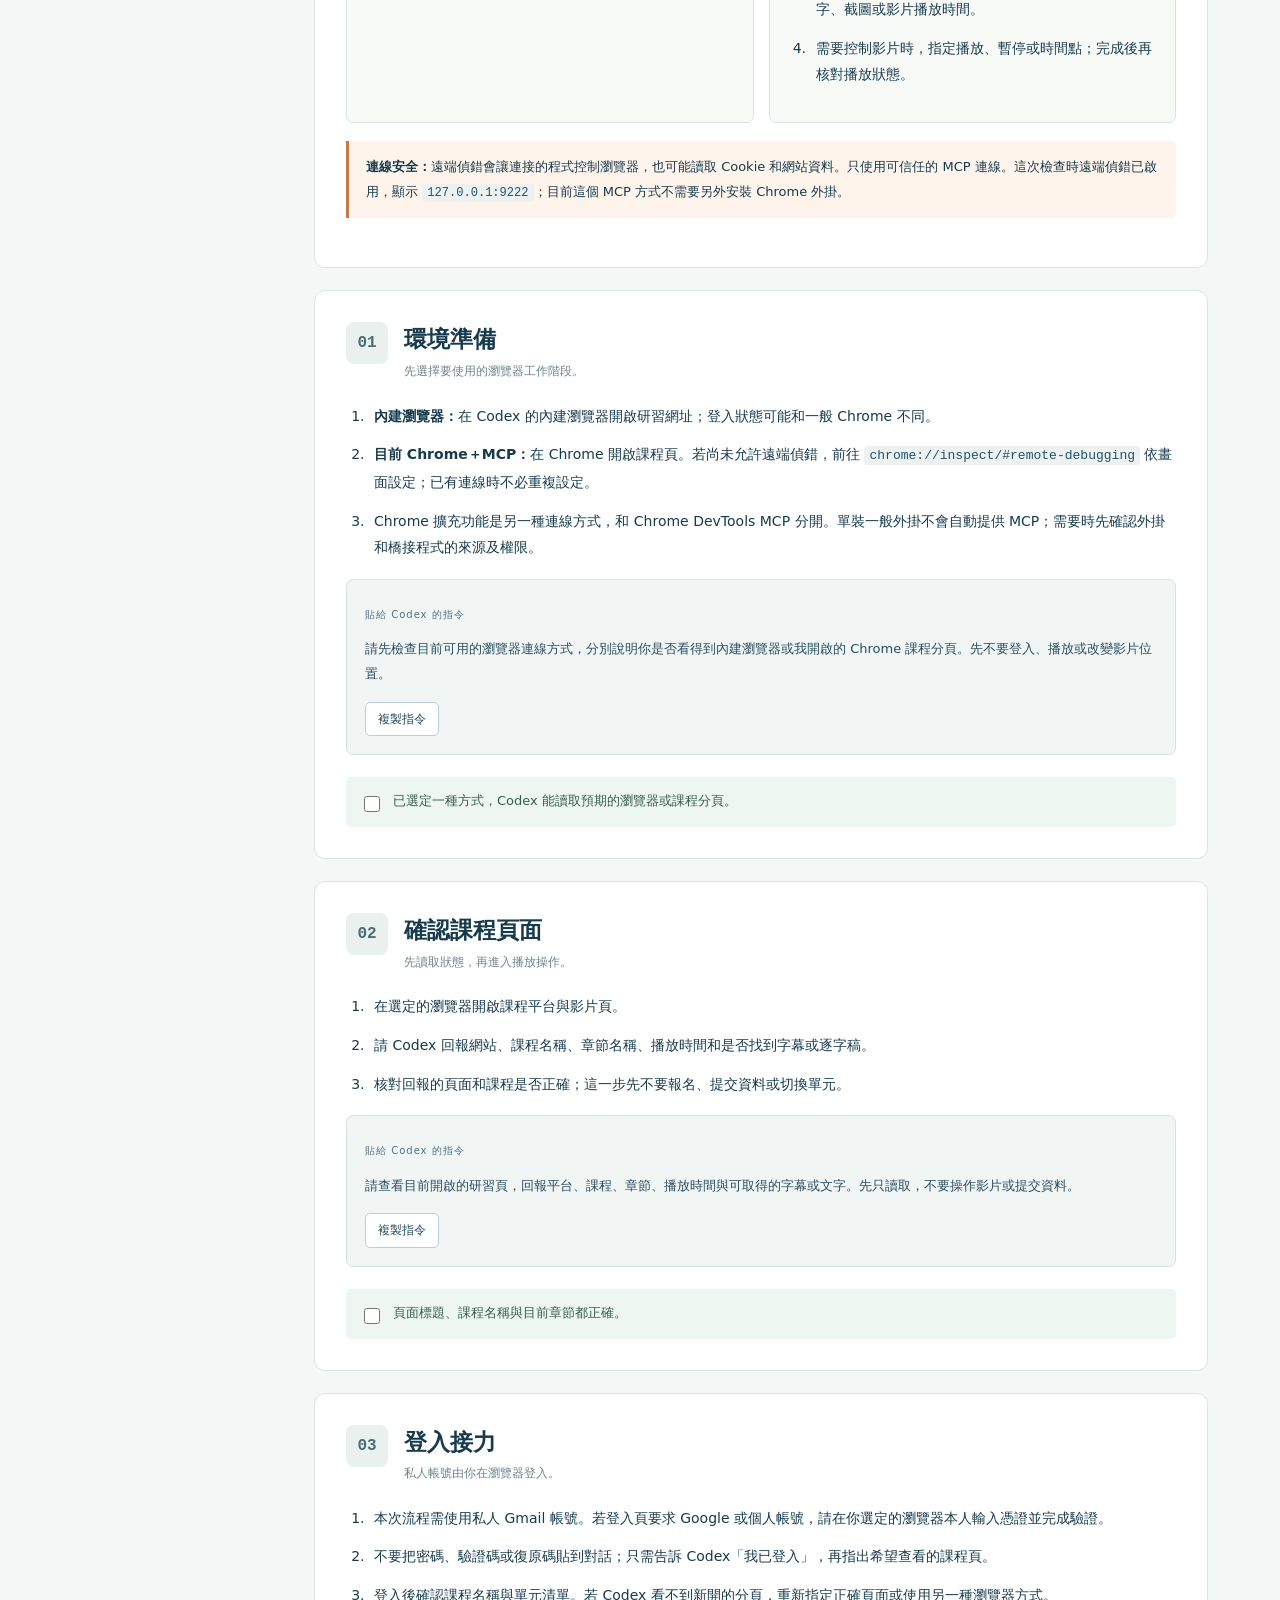
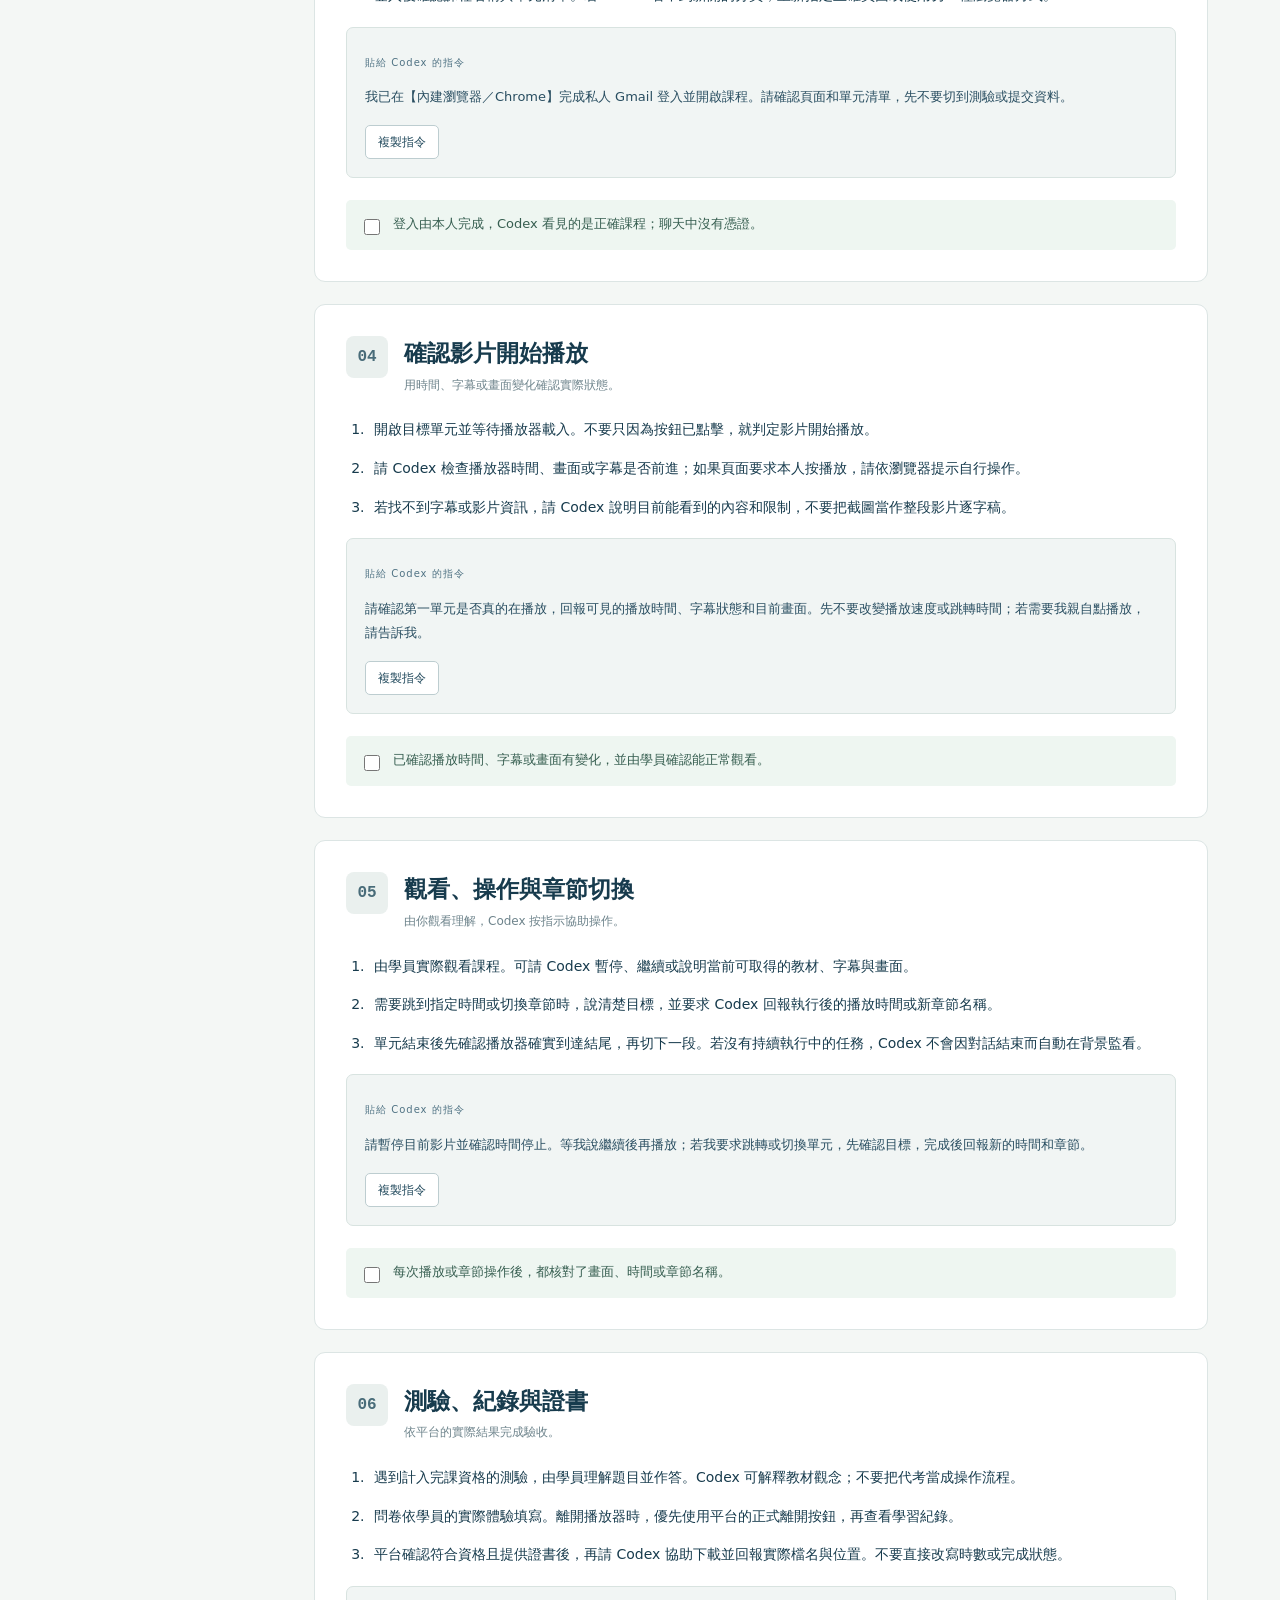
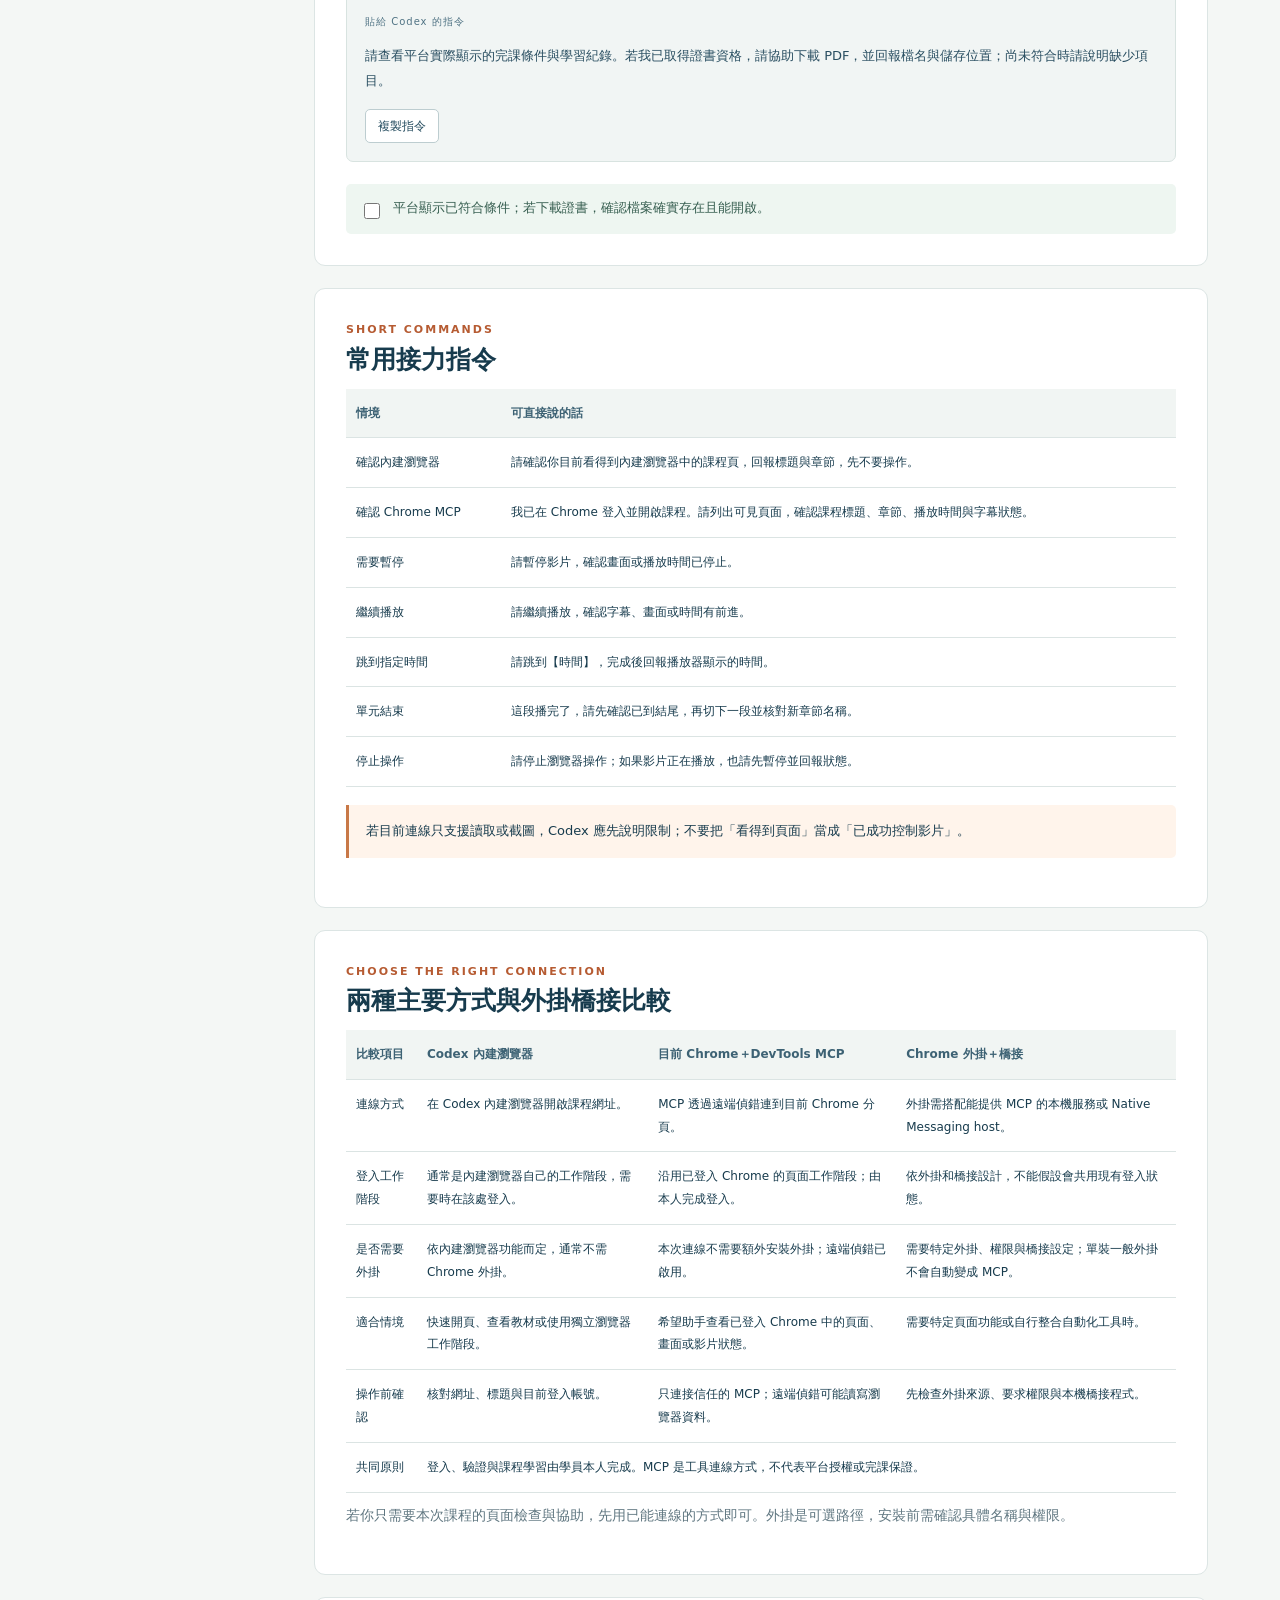
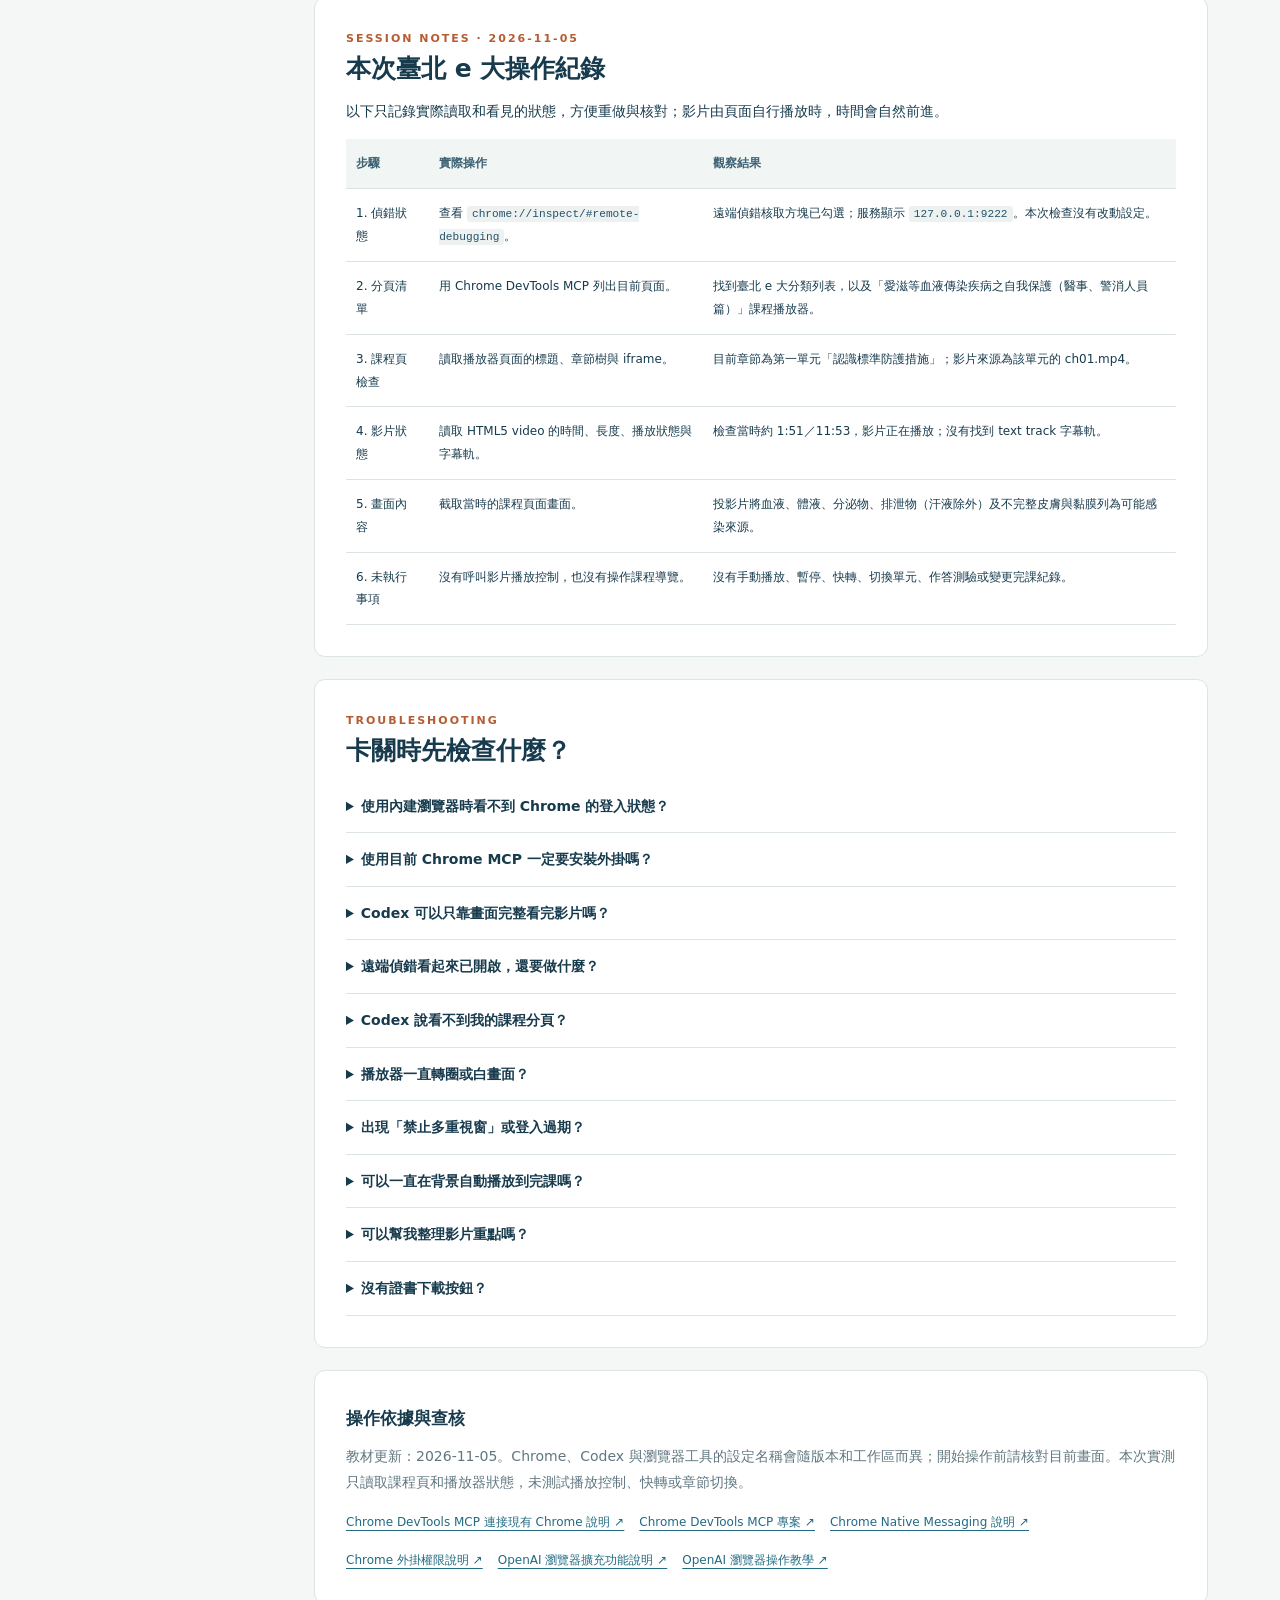
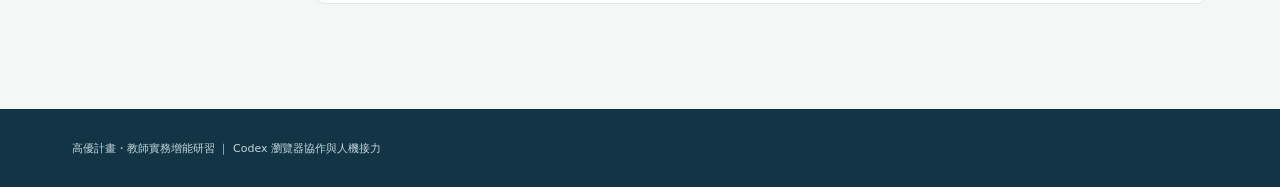
<file: codex_browser_course.html>
<!doctype html><html lang="zh-Hant-TW"><head><meta charset="utf-8"><meta name="viewport" content="width=device-width,initial-scale=1"><title>Codex 教材｜內建瀏覽器與 Chrome MCP 看影片操作</title><meta name="description" content="逐步學會用 Codex 內建瀏覽器或 Chrome DevTools MCP 看影片，含私人 Gmail 登入接力、連線檢查、影片狀態確認與操作紀錄。"><style>
:root{--ink:#173b4d;--muted:#607781;--orange:#b65b32;--line:#dce5e4;--paper:#f4f7f5}*{box-sizing:border-box}html{scroll-behavior:smooth;scroll-padding-top:100px}body{margin:0;color:var(--ink);background:var(--paper);font-family:system-ui,"Microsoft JhengHei",sans-serif;line-height:1.9}a{color:#226b83;text-underline-offset:4px}button,input,select{font:inherit}button,a,input,select{touch-action:manipulation}a:focus-visible,button:focus-visible,input:focus-visible,summary:focus-visible{outline:3px solid #cf794b;outline-offset:4px}header{position:sticky;top:0;z-index:10;background:#ffffffef;border-bottom:1px solid var(--line);backdrop-filter:blur(12px)}.bar{max-width:1200px;margin:auto;padding:17px 32px;display:flex;align-items:center;justify-content:space-between;gap:15px}.brand{font-size:15px;font-weight:700;text-decoration:none;color:var(--ink)}.brand b{background:var(--ink);color:white;padding:7px 10px;border-radius:7px;margin-right:10px}.tools{display:flex;gap:16px;align-items:center}.tools a,.tools button{font-size:12px}.tools button{border:1px solid #bdcdcf;border-radius:5px;background:white;padding:6px 12px;color:var(--ink);cursor:pointer}.wrap{max-width:1200px;margin:auto;padding:0 32px}.hero{padding:55px 0 44px;display:grid;grid-template-columns:1.2fr 1fr;gap:55px;align-items:center}.eyebrow{font-size:11px;letter-spacing:2px;color:var(--orange);font-weight:700}.hero h1{font-size:42px;line-height:1.45;letter-spacing:-1px;margin:17px 0}.hero h1 span{color:var(--orange)}.lead{font-size:15px;color:var(--muted)}.tags{display:flex;gap:8px;flex-wrap:wrap;margin-top:25px}.tags span{border:1px solid #cdd9d8;border-radius:4px;padding:3px 10px;font-size:11px}.outcome{background:#153748;color:white;border-radius:13px;padding:28px;box-shadow:9px 10px 0 #e0e8e4}.outcome small{color:#c3d9e0;font-size:10px;letter-spacing:1.8px}.address{margin:20px 0;background:#254757;border:1px solid #4f6d78;border-radius:6px;padding:9px 13px;color:#ebc49e;font:12px ui-monospace,monospace;overflow-wrap:anywhere}.mini-window{border:1px solid #708b96;border-radius:8px;background:#f7faf8;color:var(--ink);padding:20px}.mini-window h3{font-size:24px;margin:0 0 6px}.mini-window p{font-size:11px;color:#637d87;margin:0}.mini-grid{display:grid;grid-template-columns:repeat(3,1fr);gap:7px;margin-top:18px}.mini-grid span{background:#e6eeea;border:1px solid #c8d7d3;font-size:10px;padding:14px 5px;text-align:center;border-radius:4px}.caption{font-size:10px;color:#c1d3db;margin:12px 0 0}.layout{display:grid;grid-template-columns:210px minmax(0,1fr);gap:32px;align-items:start;padding-bottom:60px}aside{position:sticky;top:100px;padding:23px 0;font-size:12px}.toc-title{font-size:10px;letter-spacing:2px;color:#7b8f94}.toc{list-style:none;padding:10px 0;margin:0}.toc a{display:block;text-decoration:none;color:#536e7c;padding:8px 0}.toc a:hover{color:var(--orange)}.meter{height:5px;background:#dce5e4;margin:17px 0 8px;border-radius:9px;overflow:hidden}.meter span{display:block;width:0;height:100%;background:var(--orange)}.progress-label{font-size:11px;color:#647a85}.sheet{background:white;border:1px solid var(--line);border-radius:11px;padding:31px;margin:0 0 22px}.sheet h2{font-size:25px;margin:0 0 10px;line-height:1.5}.sheet h3{font-size:17px;margin:24px 0 8px}.sheet p,.sheet li{font-size:14px}.sheet p{margin:9px 0 15px}.muted{color:var(--muted)}.intro-grid{display:grid;grid-template-columns:1fr 1fr;gap:15px}.info{border:1px solid #dae4e3;background:#f8faf8;padding:18px;border-radius:7px}.info strong{font-size:15px}.info p{font-size:12px;margin:7px 0}.note{background:#fff4eb;border-left:3px solid #c87847;padding:14px 17px;font-size:13px;margin:18px 0;border-radius:0 5px 5px 0}.step-head{display:flex;gap:16px;align-items:flex-start;margin-bottom:20px}.num{background:#eaf0ee;color:#496c79;min-width:42px;height:42px;display:grid;place-items:center;border-radius:8px;font:600 16px ui-monospace,monospace}.step-head h2{font-size:23px;margin:0}.step-head p{font-size:12px;color:#6e848c;margin:3px 0 0}ol{padding-left:23px}ol li{padding-left:5px;margin-bottom:12px}code{background:#edf2f1;color:#23526a;border-radius:3px;padding:2px 5px;font-size:.93em;overflow-wrap:anywhere}kbd{display:inline-block;border:1px solid #bdced0;border-radius:4px;padding:0 7px;font-size:12px;background:#fff;box-shadow:0 2px 0 #dbe4e3;color:#315361}.check{display:flex;gap:10px;align-items:flex-start;background:#eef6f1;padding:12px 14px;font-size:13px;color:#365e50;border-radius:5px;margin-top:22px}.check input{margin-top:7px;accent-color:#477864;width:16px;height:16px}.ui{background:#f5f8f7;border:1px solid #d5e0df;border-radius:7px;padding:20px;margin:18px 0;font-size:12px}.ui-label{font-size:10px;color:#6a818b;letter-spacing:.7px;margin-bottom:15px}.ui-row{display:flex;align-items:center;justify-content:space-between;gap:10px;padding:10px 0;border-bottom:1px solid #dce5e4}.ui-row:last-child{border:0}.ui-value{font-weight:600;text-align:right}.buttonish{display:inline-block;background:#254e62;color:#fff;border-radius:4px;padding:3px 10px}.form-grid{display:grid;grid-template-columns:1fr 1fr;gap:15px;margin:17px 0}label.field{font-size:12px;font-weight:600;display:block}input[type=text],select{width:100%;padding:10px 12px;border:1px solid #b7cacc;background:white;border-radius:5px;margin-top:7px;color:var(--ink);font-size:14px}#validation{color:#a34626;min-height:24px;font-size:12px}.result{background:#123647;color:white;padding:18px;border-radius:7px;font-size:12px}.result div+div{margin-top:10px}.result code{display:block;background:transparent;color:#f0c394;padding:0;margin-top:4px;font-size:14px}.btn{display:inline-flex;align-items:center;justify-content:center;text-decoration:none;background:var(--orange);color:white;border:0;border-radius:5px;padding:10px 16px;cursor:pointer;font-size:13px;line-height:1.7}.btn.secondary{background:white;border:1px solid #bdcdd0;color:#234b5e}.actions{display:flex;gap:10px;flex-wrap:wrap;margin:18px 0}.feedback{font-size:12px;min-height:23px;color:#426d5e}table{width:100%;border-collapse:collapse;font-size:12px}th,td{padding:13px 10px;border-bottom:1px solid #dbe4e3;text-align:left;vertical-align:top}th{color:#3d6274;background:#f1f5f3}details{border-bottom:1px solid var(--line);padding:13px 0}summary{font-size:14px;font-weight:600;cursor:pointer}details p{color:var(--muted);font-size:13px!important;margin:12px 0 5px!important}.timeplan{display:grid;grid-template-columns:repeat(4,1fr);gap:9px;margin:18px 0}.timeplan div{border:1px solid #dce5e4;padding:15px 10px;border-radius:6px}.timeplan strong{display:block;color:var(--orange);font-size:20px}.timeplan span{font-size:11px}footer{background:#123444;color:#c3d7df;padding:30px 0;font-size:11px}.source-links{display:flex;gap:15px;flex-wrap:wrap}.source-links a{font-size:12px}.skip{position:fixed;left:10px;top:-100px;z-index:100;background:white;padding:10px}.skip:focus{top:10px}button:disabled{opacity:.45;cursor:default}@media(max-width:900px){.wrap{padding:0 22px}.bar{padding:15px 22px}.hero{grid-template-columns:1fr;gap:28px;padding-top:35px}.hero h1{font-size:34px}.layout{grid-template-columns:1fr;gap:0}aside{position:static;padding:10px 0 24px}.toc{display:flex;gap:14px;flex-wrap:wrap}.toc a{padding:0}.outcome{max-width:580px}.sheet{padding:25px}.intro-grid{grid-template-columns:1fr}}@media(max-width:520px){.hero h1{font-size:29px}.brand{font-size:12px}.brand b{margin-right:6px;padding:6px}.tools{gap:9px}.tools a{display:none}.sheet{padding:21px}.sheet h2{font-size:22px}.step-head h2{font-size:20px}.form-grid{grid-template-columns:1fr}.timeplan{grid-template-columns:1fr 1fr}.result code{font-size:12px}.ui{padding:14px}.ui-row{align-items:flex-start}.ui-value{max-width:65%;overflow-wrap:anywhere}table{font-size:11px}.num{min-width:35px;height:35px}.step-head{gap:11px}.bar{padding:12px 18px}.wrap{padding:0 18px}}@media(prefers-reduced-motion:reduce){html{scroll-behavior:auto}}@media print{header,aside,.tools,.actions,.outcome,.tags,.feedback{display:none!important}.wrap{max-width:none;padding:0}.hero{display:block;padding:0 0 18px}.hero h1{font-size:27px}.layout{display:block}.sheet{border:0;border-top:1px solid #aaa;border-radius:0;padding:18px 0;margin:0;break-inside:avoid}body{background:white;color:#111;font-size:11px}.sheet p,.sheet li{font-size:11px}.check{background:none;border:1px solid #bbb}footer{background:none;color:#333}.note{background:none;border:1px solid #aaa}.hero .eyebrow{color:#444}}

.prompt-box{background:#f1f5f4;border:1px solid #d8e3e0;border-radius:7px;padding:18px;margin:18px 0}.prompt-label{color:#507384;font-size:10px;letter-spacing:1px}.prompt-box p{color:#294e61;font-size:13px;line-height:1.9}.copy-prompt{font-size:12px;padding:6px 12px}.flow-stages{display:grid;gap:10px;margin-top:18px}.flow-stage{display:flex;justify-content:space-between;gap:15px;background:#244b5d;border:1px solid #4f7180;border-radius:5px;padding:10px 12px;font-size:12px;color:#d4e7ed}.flow-stage b{color:#efbc8d}.modal-guide{padding:20px;color:#506b78}.command-table td:first-child{white-space:nowrap}.compare-scroll{overflow-x:auto}.flow-limit{border-left:3px solid #c47b48;padding:12px 16px;background:#fff4eb;font-size:13px}@media(max-width:520px){.command-table td:first-child{white-space:normal}}
</style></head><body><a class="skip" href="#step1">跳至操作流程</a><header><div class="bar"><a class="brand" href="index.html"><b>高優</b> Codex 實作教室</a><div class="tools"><a href="index.html#solutions">返回研習教材 ↗</a><button type="button" id="print">列印流程</button></div></div></header><div class="wrap">
<section class="hero"><div><div class="eyebrow">CODEX × BROWSER VIDEO GUIDE</div><h1>看影片有兩種方式，<br><span>讓 Codex 協助你。</span></h1><p class="lead">從內建瀏覽器到已登入 Chrome，<br>逐步完成連線、檢查與觀看接力。</p><div class="tags"><span>內建瀏覽器</span><span>Chrome DevTools MCP</span><span>私人 Gmail 登入接力</span><span>實測紀錄</span></div></div><div class="outcome"><small>HUMAN IN THE LOOP</small><div class="flow-stages"><div class="flow-stage"><b>你先登入</b><span>私人 Gmail・平台驗證</span></div><div class="flow-stage"><b>選擇連線</b><span>內建瀏覽器・目前 Chrome</span></div><div class="flow-stage"><b>Codex 協助</b><span>確認頁面・影片狀態</span></div><div class="flow-stage"><b>你來學習</b><span>觀看・理解・作答</span></div></div><p class="caption">登入、驗證與學習由你掌握；本頁說明可重做的操作流程。</p></div></section>
<div class="layout"><aside><span class="toc-title">CODEX WORKFLOW</span><ol class="toc"><li><a href="#methods">兩種看影片方式</a></li><li><a href="#step1">01 環境準備</a></li><li><a href="#step2">02 確認網站連線</a></li><li><a href="#step3">03 登入接力</a></li><li><a href="#step4">04 開啟並確認播放</a></li><li><a href="#step5">05 觀看與單元切換</a></li><li><a href="#step6">06 測驗、紀錄與證書</a></li><li><a href="#commands">常用指令</a></li><li><a href="#compare">瀏覽器方式比較</a></li><li><a href="#record">本次實測紀錄</a></li><li><a href="#faq">疑難排解</a></li></ol><div class="meter"><span id="progress"></span></div><div class="progress-label" id="progressText" role="status">已完成 0 / 6 個檢查點</div><p class="muted" style="font-size:10px">勾選只供本頁自我檢查，重新整理後重設。</p></aside><main>
<section class="sheet"><div class="eyebrow">START WITH TWO CONNECTIONS</div><h2>學會兩種看影片的方式</h2><p>本教材整理兩條瀏覽器操作流程：使用 Codex 內建瀏覽器，或連接目前已登入的 Chrome。先確認使用哪個瀏覽器工作階段，再核對課程頁面和影片狀態；不同網站的播放器與字幕功能可能不同。</p><div class="intro-grid"><div class="info"><strong>學習目標</strong><p>能選擇合適的瀏覽器方式、確認 Codex 看得到正確課程，並用明確指令要求檢查或操作影片。</p></div><div class="info"><strong>帳號條件</strong><p>依本次需求使用私人 Gmail。請在選定的瀏覽器由本人登入；密碼與驗證碼只輸入在登入頁，不貼到聊天。</p></div><div class="info"><strong>本次實測</strong><p>2026-11-05 檢查臺北 e 大第一單元「認識標準防護措施」：影片約 11:53，讀取時約 1:51 正在播放，未找到字幕軌。工具只查看頁面與狀態，沒有按播放控制、快轉或切換章節。</p></div></div><div class="note">完整理解影片仍以實際觀看或可取得的字幕、逐字稿為準。只看見播放器截圖時，應說明目前看見的畫面，不要宣稱已看完整部影片。</div></section>
<section class="sheet" id="methods"><div class="eyebrow">CHOOSE YOUR BROWSER</div><h2>兩種方法：內建瀏覽器與目前 Chrome MCP</h2><p>兩種方式都先由你登入，再請 Codex 確認頁面。內建瀏覽器通常使用自己的工作階段；Chrome DevTools MCP 可連接目前開著的 Chrome 分頁。選一種開始，確認可讀取課程後再要求操作。</p><div class="intro-grid"><div class="info"><strong>方法一｜Codex 內建瀏覽器</strong><ol><li>在 Codex 內建瀏覽器開啟課程網址。</li><li>若需要私人 Gmail 登入，在這個瀏覽器視窗自行登入；不要假設它會沿用一般 Chrome 的登入狀態。</li><li>請 Codex 回報頁面標題、課程單元、目前播放狀態，以及可取得的字幕或文字。</li><li>需要播放、暫停或跳到特定時間時，明確說出動作，並請 Codex 確認畫面或時間是否改變。</li></ol></div><div class="info"><strong>方法二｜已登入 Chrome＋Chrome DevTools MCP</strong><ol><li>在一般 Chrome 親自登入私人 Gmail，並開啟課程播放器。</li><li>若 MCP 尚未連上 Chrome，前往 <code>chrome://inspect/#remote-debugging</code> 檢查遠端偵錯設定；依 Chrome 提示核對並授權可信任的連線。</li><li>請 Codex 列出可用分頁、選取課程頁，再讀取頁面文字、截圖或影片播放時間。</li><li>需要控制影片時，指定播放、暫停或時間點；完成後再核對播放狀態。</li></ol></div></div><div class="note"><strong>連線安全：</strong>遠端偵錯會讓連接的程式控制瀏覽器，也可能讀取 Cookie 和網站資料。只使用可信任的 MCP 連線。這次檢查時遠端偵錯已啟用，顯示 <code>127.0.0.1:9222</code>；目前這個 MCP 方式不需要另外安裝 Chrome 外掛。</div></section><section class="sheet" id="step1"><div class="step-head"><span class="num">01</span><div><h2>環境準備</h2><p>先選擇要使用的瀏覽器工作階段。</p></div></div><ol><li><strong>內建瀏覽器：</strong>在 Codex 的內建瀏覽器開啟研習網址；登入狀態可能和一般 Chrome 不同。</li><li><strong>目前 Chrome＋MCP：</strong>在 Chrome 開啟課程頁。若尚未允許遠端偵錯，前往 <code>chrome://inspect/#remote-debugging</code> 依畫面設定；已有連線時不必重複設定。</li><li>Chrome 擴充功能是另一種連線方式，和 Chrome DevTools MCP 分開。單裝一般外掛不會自動提供 MCP；需要時先確認外掛和橋接程式的來源及權限。</li></ol><div class="prompt-box"><span class="prompt-label">貼給 Codex 的指令</span><p id="prompt-1">請先檢查目前可用的瀏覽器連線方式，分別說明你是否看得到內建瀏覽器或我開啟的 Chrome 課程分頁。先不要登入、播放或改變影片位置。</p><button class="btn secondary copy-prompt" data-copy="prompt-1" type="button">複製指令</button></div><label class="check"><input type="checkbox" class="done">已選定一種方式，Codex 能讀取預期的瀏覽器或課程分頁。</label></section><section class="sheet" id="step2"><div class="step-head"><span class="num">02</span><div><h2>確認課程頁面</h2><p>先讀取狀態，再進入播放操作。</p></div></div><ol><li>在選定的瀏覽器開啟課程平台與影片頁。</li><li>請 Codex 回報網站、課程名稱、章節名稱、播放時間和是否找到字幕或逐字稿。</li><li>核對回報的頁面和課程是否正確；這一步先不要報名、提交資料或切換單元。</li></ol><div class="prompt-box"><span class="prompt-label">貼給 Codex 的指令</span><p id="prompt-2">請查看目前開啟的研習頁，回報平台、課程、章節、播放時間與可取得的字幕或文字。先只讀取，不要操作影片或提交資料。</p><button class="btn secondary copy-prompt" data-copy="prompt-2" type="button">複製指令</button></div><label class="check"><input type="checkbox" class="done">頁面標題、課程名稱與目前章節都正確。</label></section><section class="sheet" id="step3"><div class="step-head"><span class="num">03</span><div><h2>登入接力</h2><p>私人帳號由你在瀏覽器登入。</p></div></div><ol><li>本次流程需使用私人 Gmail 帳號。若登入頁要求 Google 或個人帳號，請在你選定的瀏覽器本人輸入憑證並完成驗證。</li><li>不要把密碼、驗證碼或復原碼貼到對話；只需告訴 Codex「我已登入」，再指出希望查看的課程頁。</li><li>登入後確認課程名稱與單元清單。若 Codex 看不到新開的分頁，重新指定正確頁面或使用另一種瀏覽器方式。</li></ol><div class="prompt-box"><span class="prompt-label">貼給 Codex 的指令</span><p id="prompt-3">我已在【內建瀏覽器／Chrome】完成私人 Gmail 登入並開啟課程。請確認頁面和單元清單，先不要切到測驗或提交資料。</p><button class="btn secondary copy-prompt" data-copy="prompt-3" type="button">複製指令</button></div><label class="check"><input type="checkbox" class="done">登入由本人完成，Codex 看見的是正確課程；聊天中沒有憑證。</label></section><section class="sheet" id="step4"><div class="step-head"><span class="num">04</span><div><h2>確認影片開始播放</h2><p>用時間、字幕或畫面變化確認實際狀態。</p></div></div><ol><li>開啟目標單元並等待播放器載入。不要只因為按鈕已點擊，就判定影片開始播放。</li><li>請 Codex 檢查播放器時間、畫面或字幕是否前進；如果頁面要求本人按播放，請依瀏覽器提示自行操作。</li><li>若找不到字幕或影片資訊，請 Codex 說明目前能看到的內容和限制，不要把截圖當作整段影片逐字稿。</li></ol><div class="prompt-box"><span class="prompt-label">貼給 Codex 的指令</span><p id="prompt-4">請確認第一單元是否真的在播放，回報可見的播放時間、字幕狀態和目前畫面。先不要改變播放速度或跳轉時間；若需要我親自點播放，請告訴我。</p><button class="btn secondary copy-prompt" data-copy="prompt-4" type="button">複製指令</button></div><label class="check"><input type="checkbox" class="done">已確認播放時間、字幕或畫面有變化，並由學員確認能正常觀看。</label></section><section class="sheet" id="step5"><div class="step-head"><span class="num">05</span><div><h2>觀看、操作與章節切換</h2><p>由你觀看理解，Codex 按指示協助操作。</p></div></div><ol><li>由學員實際觀看課程。可請 Codex 暫停、繼續或說明當前可取得的教材、字幕與畫面。</li><li>需要跳到指定時間或切換章節時，說清楚目標，並要求 Codex 回報執行後的播放時間或新章節名稱。</li><li>單元結束後先確認播放器確實到達結尾，再切下一段。若沒有持續執行中的任務，Codex 不會因對話結束而自動在背景監看。</li></ol><div class="prompt-box"><span class="prompt-label">貼給 Codex 的指令</span><p id="prompt-5">請暫停目前影片並確認時間停止。等我說繼續後再播放；若我要求跳轉或切換單元，先確認目標，完成後回報新的時間和章節。</p><button class="btn secondary copy-prompt" data-copy="prompt-5" type="button">複製指令</button></div><label class="check"><input type="checkbox" class="done">每次播放或章節操作後，都核對了畫面、時間或章節名稱。</label></section><section class="sheet" id="step6"><div class="step-head"><span class="num">06</span><div><h2>測驗、紀錄與證書</h2><p>依平台的實際結果完成驗收。</p></div></div><ol><li>遇到計入完課資格的測驗，由學員理解題目並作答。Codex 可解釋教材觀念；不要把代考當成操作流程。</li><li>問卷依學員的實際體驗填寫。離開播放器時，優先使用平台的正式離開按鈕，再查看學習紀錄。</li><li>平台確認符合資格且提供證書後，再請 Codex 協助下載並回報實際檔名與位置。不要直接改寫時數或完成狀態。</li></ol><div class="prompt-box"><span class="prompt-label">貼給 Codex 的指令</span><p id="prompt-6">請查看平台實際顯示的完課條件與學習紀錄。若我已取得證書資格，請協助下載 PDF，並回報檔名與儲存位置；尚未符合時請說明缺少項目。</p><button class="btn secondary copy-prompt" data-copy="prompt-6" type="button">複製指令</button></div><label class="check"><input type="checkbox" class="done">平台顯示已符合條件；若下載證書，確認檔案確實存在且能開啟。</label></section>
<section class="sheet" id="commands"><div class="eyebrow">SHORT COMMANDS</div><h2>常用接力指令</h2><table class="command-table"><thead><tr><th>情境</th><th>可直接說的話</th></tr></thead><tbody><tr><td>確認內建瀏覽器</td><td>請確認你目前看得到內建瀏覽器中的課程頁，回報標題與章節，先不要操作。</td></tr><tr><td>確認 Chrome MCP</td><td>我已在 Chrome 登入並開啟課程。請列出可見頁面，確認課程標題、章節、播放時間與字幕狀態。</td></tr><tr><td>需要暫停</td><td>請暫停影片，確認畫面或播放時間已停止。</td></tr><tr><td>繼續播放</td><td>請繼續播放，確認字幕、畫面或時間有前進。</td></tr><tr><td>跳到指定時間</td><td>請跳到【時間】，完成後回報播放器顯示的時間。</td></tr><tr><td>單元結束</td><td>這段播完了，請先確認已到結尾，再切下一段並核對新章節名稱。</td></tr><tr><td>停止操作</td><td>請停止瀏覽器操作；如果影片正在播放，也請先暫停並回報狀態。</td></tr></tbody></table><div class="note">若目前連線只支援讀取或截圖，Codex 應先說明限制；不要把「看得到頁面」當成「已成功控制影片」。</div></section>
<section class="sheet" id="compare"><div class="eyebrow">CHOOSE THE RIGHT CONNECTION</div><h2>兩種主要方式與外掛橋接比較</h2><div class="compare-scroll"><table><thead><tr><th>比較項目</th><th>Codex 內建瀏覽器</th><th>目前 Chrome＋DevTools MCP</th><th>Chrome 外掛＋橋接</th></tr></thead><tbody><tr><td>連線方式</td><td>在 Codex 內建瀏覽器開啟課程網址。</td><td>MCP 透過遠端偵錯連到目前 Chrome 分頁。</td><td>外掛需搭配能提供 MCP 的本機服務或 Native Messaging host。</td></tr><tr><td>登入工作階段</td><td>通常是內建瀏覽器自己的工作階段，需要時在該處登入。</td><td>沿用已登入 Chrome 的頁面工作階段；由本人完成登入。</td><td>依外掛和橋接設計，不能假設會共用現有登入狀態。</td></tr><tr><td>是否需要外掛</td><td>依內建瀏覽器功能而定，通常不需 Chrome 外掛。</td><td>本次連線不需要額外安裝外掛；遠端偵錯已啟用。</td><td>需要特定外掛、權限與橋接設定；單裝一般外掛不會自動變成 MCP。</td></tr><tr><td>適合情境</td><td>快速開頁、查看教材或使用獨立瀏覽器工作階段。</td><td>希望助手查看已登入 Chrome 中的頁面、畫面或影片狀態。</td><td>需要特定頁面功能或自行整合自動化工具時。</td></tr><tr><td>操作前確認</td><td>核對網址、標題與目前登入帳號。</td><td>只連接信任的 MCP；遠端偵錯可能讀寫瀏覽器資料。</td><td>先檢查外掛來源、要求權限與本機橋接程式。</td></tr><tr><td>共同原則</td><td colspan="3">登入、驗證與課程學習由學員本人完成。MCP 是工具連線方式，不代表平台授權或完課保證。</td></tr></tbody></table></div><p class="muted">若你只需要本次課程的頁面檢查與協助，先用已能連線的方式即可。外掛是可選路徑，安裝前需確認具體名稱與權限。</p></section>
<section class="sheet" id="record"><div class="eyebrow">SESSION NOTES · 2026-11-05</div><h2>本次臺北 e 大操作紀錄</h2><p>以下只記錄實際讀取和看見的狀態，方便重做與核對；影片由頁面自行播放時，時間會自然前進。</p><div class="compare-scroll"><table><thead><tr><th>步驟</th><th>實際操作</th><th>觀察結果</th></tr></thead><tbody><tr><td>1. 偵錯狀態</td><td>查看 <code>chrome://inspect/#remote-debugging</code>。</td><td>遠端偵錯核取方塊已勾選；服務顯示 <code>127.0.0.1:9222</code>。本次檢查沒有改動設定。</td></tr><tr><td>2. 分頁清單</td><td>用 Chrome DevTools MCP 列出目前頁面。</td><td>找到臺北 e 大分類列表，以及「愛滋等血液傳染疾病之自我保護（醫事、警消人員篇）」課程播放器。</td></tr><tr><td>3. 課程頁檢查</td><td>讀取播放器頁面的標題、章節樹與 iframe。</td><td>目前章節為第一單元「認識標準防護措施」；影片來源為該單元的 ch01.mp4。</td></tr><tr><td>4. 影片狀態</td><td>讀取 HTML5 video 的時間、長度、播放狀態與字幕軌。</td><td>檢查當時約 1:51／11:53，影片正在播放；沒有找到 text track 字幕軌。</td></tr><tr><td>5. 畫面內容</td><td>截取當時的課程頁面畫面。</td><td>投影片將血液、體液、分泌物、排泄物（汗液除外）及不完整皮膚與黏膜列為可能感染來源。</td></tr><tr><td>6. 未執行事項</td><td>沒有呼叫影片播放控制，也沒有操作課程導覽。</td><td>沒有手動播放、暫停、快轉、切換單元、作答測驗或變更完課紀錄。</td></tr></tbody></table></div></section><section class="sheet" id="faq"><div class="eyebrow">TROUBLESHOOTING</div><h2>卡關時先檢查什麼？</h2><details><summary>使用內建瀏覽器時看不到 Chrome 的登入狀態？</summary><p>內建瀏覽器可能使用獨立工作階段。請在實際使用的瀏覽器本人登入私人 Gmail，再請 Codex 重新讀取該頁；不要在聊天中貼出憑證。</p></details><details><summary>使用目前 Chrome MCP 一定要安裝外掛嗎？</summary><p>本次 MCP 使用 Chrome 遠端偵錯連線，沒有安裝 Chrome 外掛。外掛是另一種做法；它需要合適的 MCP 或本機橋接程式，並應先檢查權限。</p></details><details><summary>Codex 可以只靠畫面完整看完影片嗎？</summary><p>不一定。可讀取截圖或播放時間，不代表取得了整段旁白或逐字稿。若播放器沒有字幕軌，請提供字幕、逐字稿或教材，才能整理完整影片內容。</p></details><details><summary>遠端偵錯看起來已開啟，還要做什麼？</summary><p>只確認 MCP 連到你預期的 Chrome。這項設定讓可信任的連線有機會控制瀏覽器並讀取網站資料；不要讓不認識的程式連線。</p></details><details><summary>Codex 說看不到我的課程分頁？</summary><p>內建瀏覽器請在該工作階段登入；使用目前 Chrome MCP 時，確認遠端偵錯已啟用並重新指定正確分頁。必要時重新整理頁面或開始新的 Codex 對話。</p></details><details><summary>播放器一直轉圈或白畫面？</summary><p>先回報「尚未開始播放」，等待載入並確認網路。可依平台操作重新進入單元；不應把白畫面當成已學習，也不要直接跳過尚未觀看的內容。</p></details><details><summary>出現「禁止多重視窗」或登入過期？</summary><p>停止切換、閱讀訊息，關閉多餘課程播放器，保留一個學習視窗；若要求重新登入，由學員處理，再確認實際進度。</p></details><details><summary>可以一直在背景自動播放到完課嗎？</summary><p>不要把本頁指令當成持續監控或背景排程。是否仍在執行，要以對話中的實際任務狀態為準；學員仍需觀看並確認平台紀錄。</p></details><details><summary>可以幫我整理影片重點嗎？</summary><p>可以請 Codex 根據可取得的字幕、逐字稿或教材整理重點；如果拿不到內容，應提供教材或文字，不能把只看見播放器畫面當成完整理解整部影片。</p></details><details><summary>沒有證書下載按鈕？</summary><p>先查看閱讀時間、測驗、問卷等完成條件及平台紀錄，確認課程是否提供證書。不能假設每門課都有 PDF 證書。</p></details></section>
<section class="sheet"><h3 style="margin-top:0">操作依據與查核</h3><p class="muted">教材更新：2026-11-05。Chrome、Codex 與瀏覽器工具的設定名稱會隨版本和工作區而異；開始操作前請核對目前畫面。本次實測只讀取課程頁和播放器狀態，未測試播放控制、快轉或章節切換。</p><div class="source-links"><a href="https://developer.chrome.com/blog/chrome-devtools-mcp-debug-your-browser-session" target="_blank" rel="noopener">Chrome DevTools MCP 連接現有 Chrome 說明 ↗</a><a href="https://github.com/ChromeDevTools/chrome-devtools-mcp" target="_blank" rel="noopener">Chrome DevTools MCP 專案 ↗</a><a href="https://developer.chrome.com/docs/extensions/develop/concepts/native-messaging" target="_blank" rel="noopener">Chrome Native Messaging 說明 ↗</a><a href="https://developer.chrome.com/docs/extensions/develop/concepts/declare-permissions" target="_blank" rel="noopener">Chrome 外掛權限說明 ↗</a><a href="https://learn.chatgpt.com/docs/chrome-extension" target="_blank" rel="noopener">OpenAI 瀏覽器擴充功能說明 ↗</a><a href="https://developers.openai.com/training/walkthroughs/using-your-computer-and-browser" target="_blank" rel="noopener">OpenAI 瀏覽器操作教學 ↗</a></div></section>
<div class="feedback" id="copyStatus" role="status" aria-live="polite"></div></main></div></div><footer><div class="wrap">高優計畫・教師實務增能研習 ｜ Codex 瀏覽器協作與人機接力</div></footer><script>
document.querySelectorAll('.done').forEach(function(box){box.addEventListener('change',function(){const n=document.querySelectorAll('.done:checked').length;document.getElementById('progress').style.width=(n/6*100)+'%';document.getElementById('progressText').textContent='已完成 '+n+' / 6 個檢查點';});});
document.querySelectorAll('.copy-prompt').forEach(function(button){button.addEventListener('click',async function(){try{await navigator.clipboard.writeText(document.getElementById(button.dataset.copy).textContent);button.textContent='已複製 ✓';}catch{button.textContent='請選取上方文字手動複製';}});});document.getElementById('print').addEventListener('click',()=>window.print());
</script></body></html>
</file>
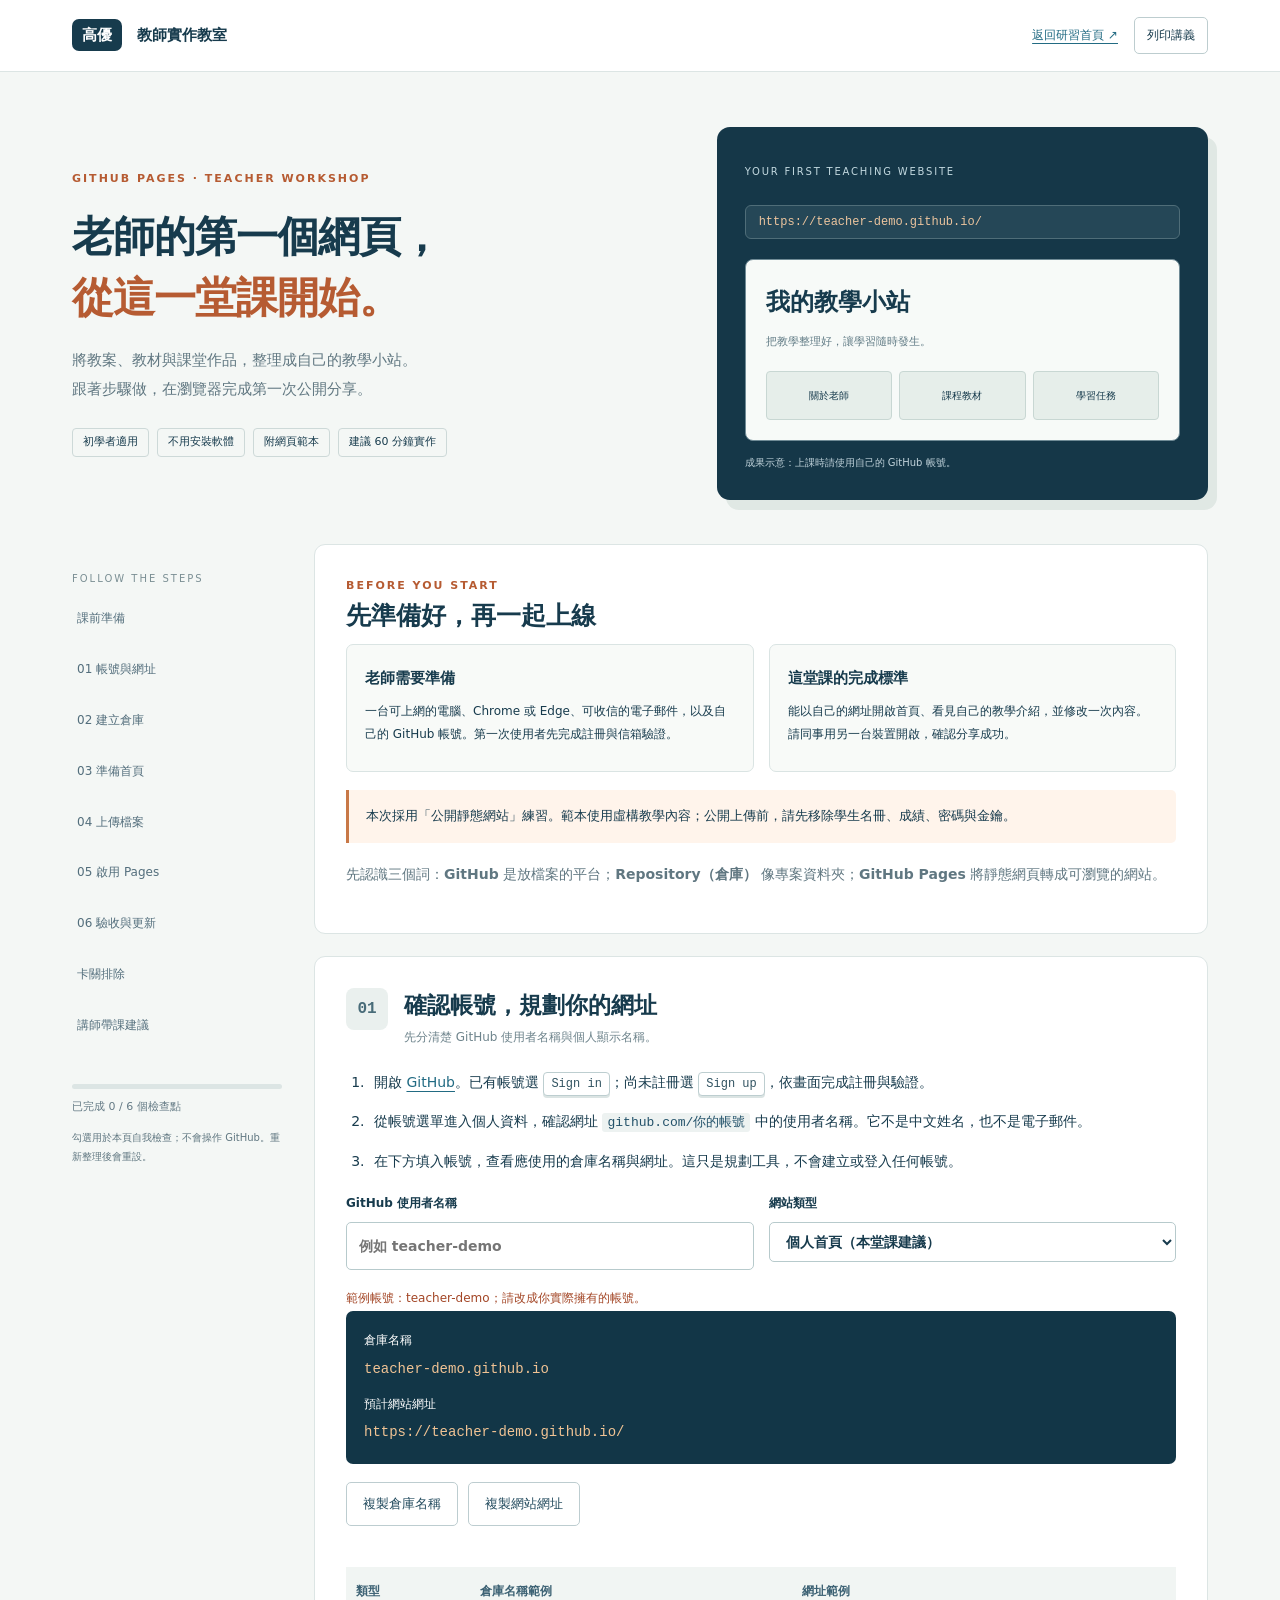
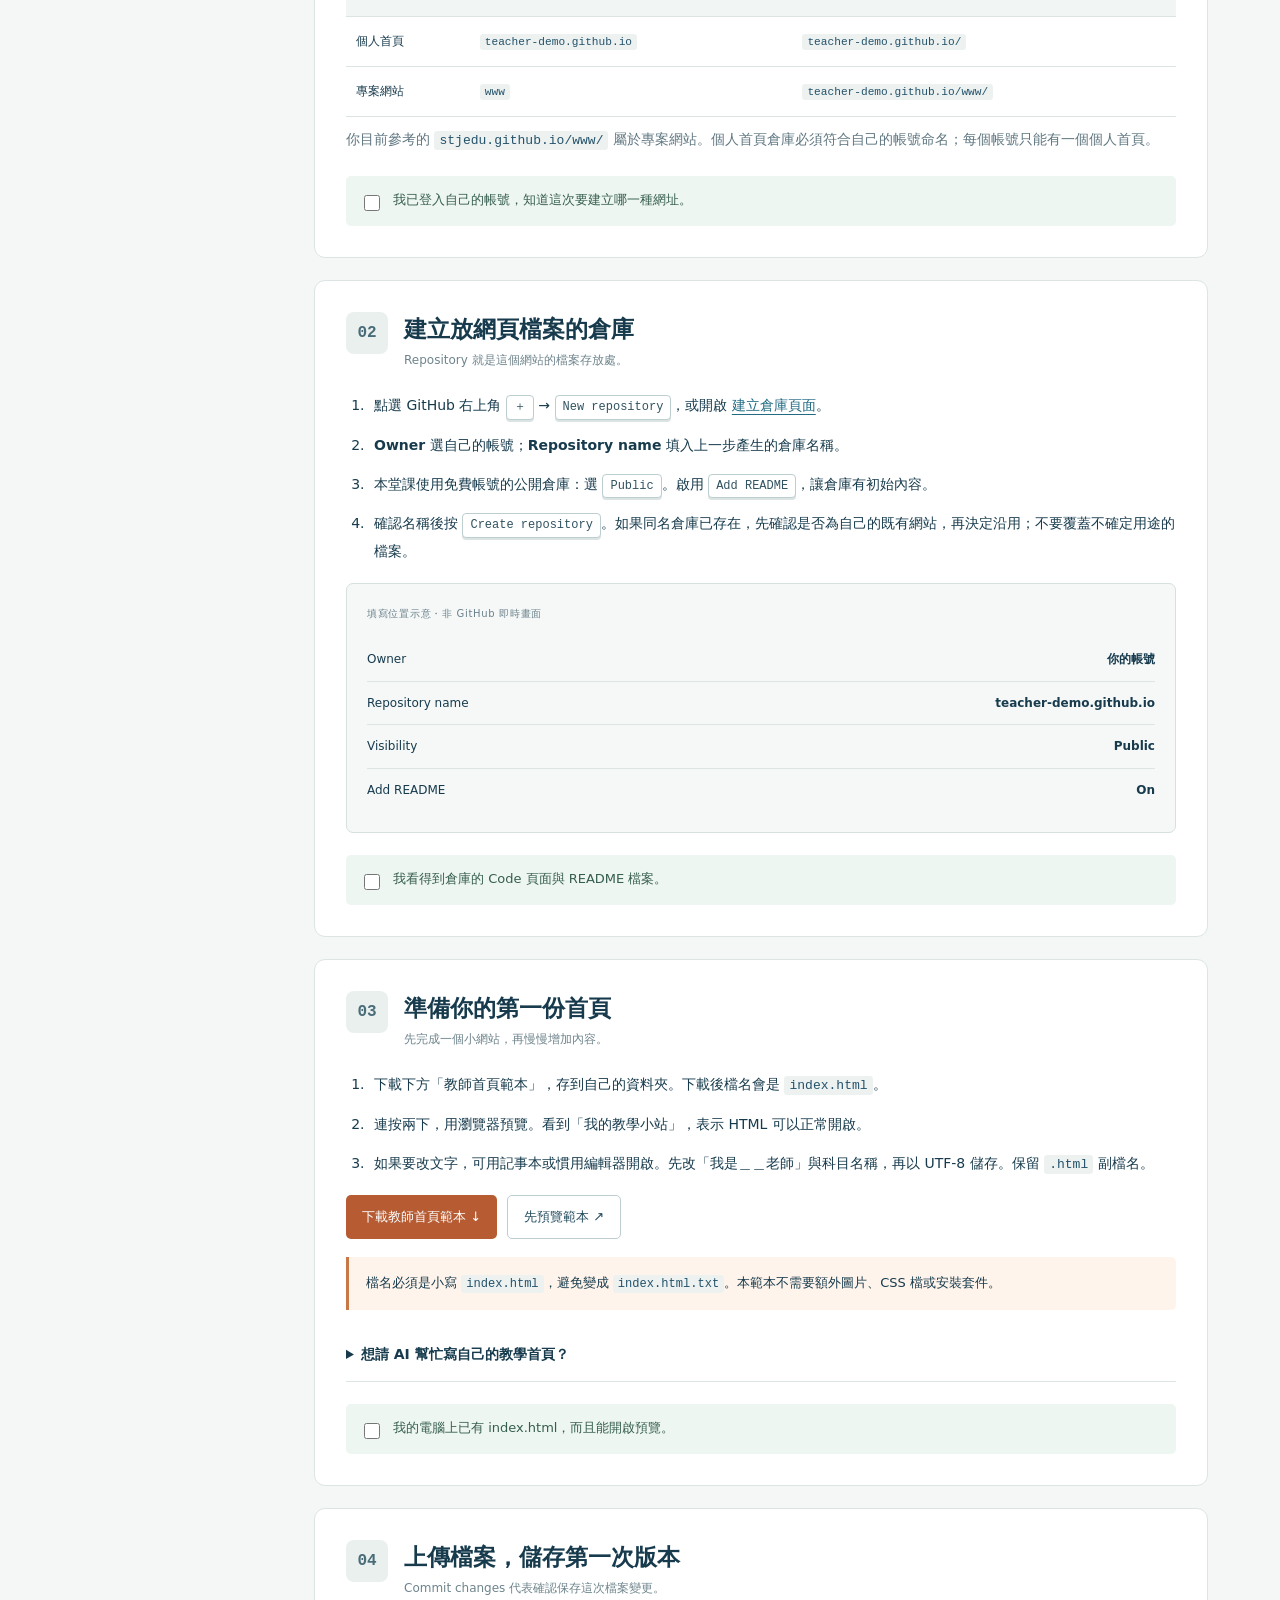
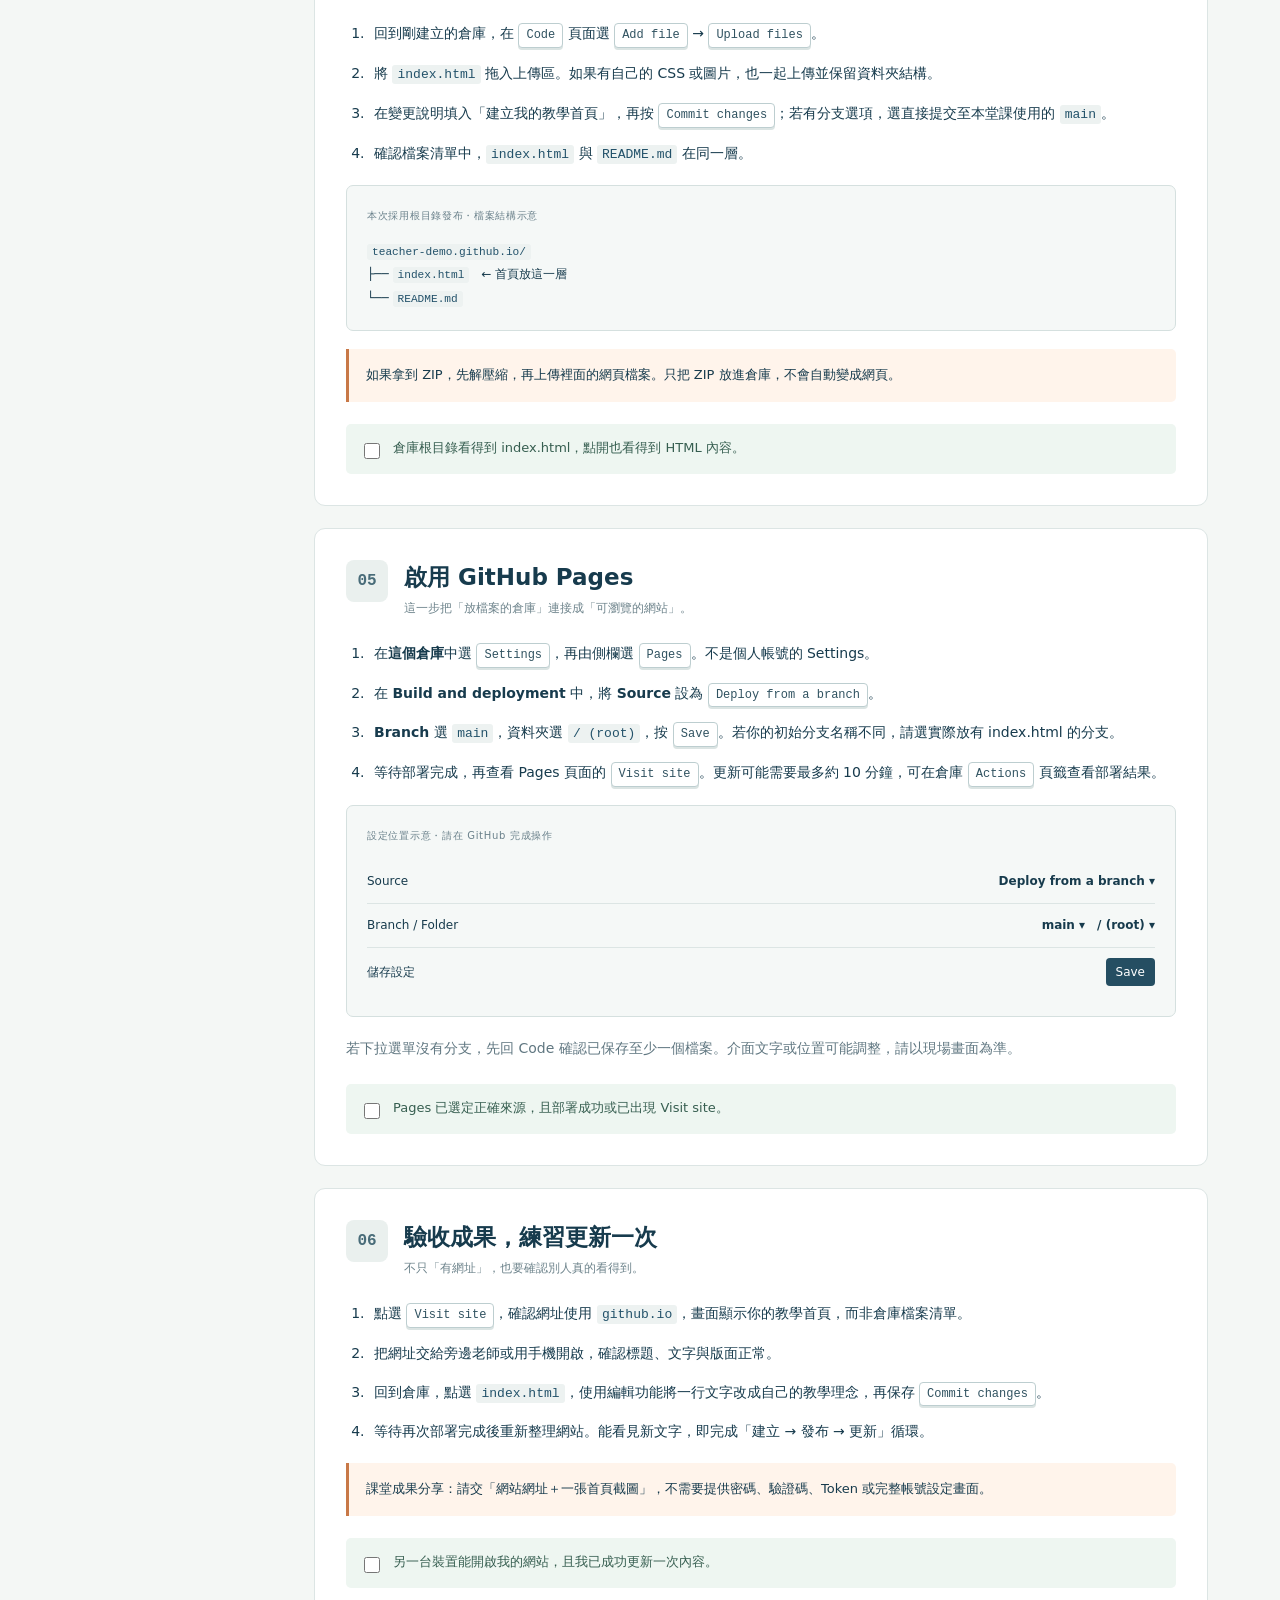
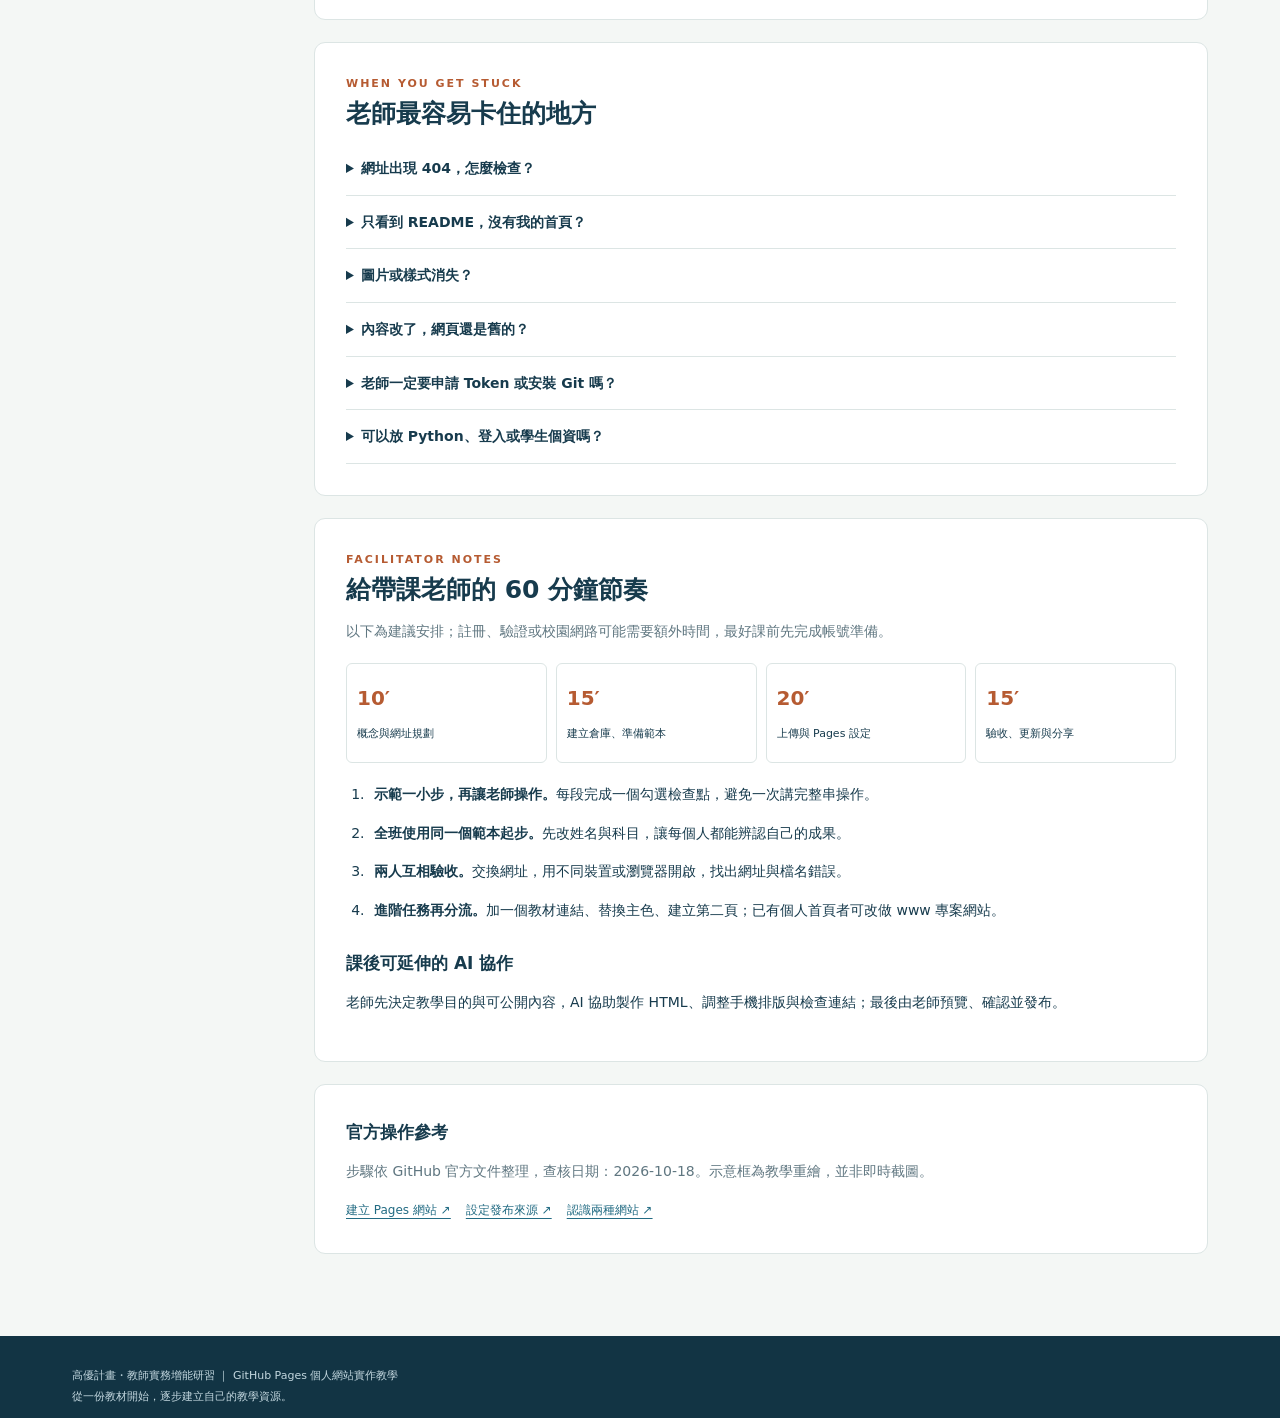
<file: github_tutorial.html>
<!doctype html><html lang="zh-Hant-TW"><head><meta charset="utf-8"><meta name="viewport" content="width=device-width,initial-scale=1">
<title>老師的第一個 GitHub 網頁｜從零到公開分享</title><meta name="description" content="教師研習實作：不用安裝軟體，從 GitHub 帳號、個人網站倉庫、上傳 HTML 到啟用 Pages，附可下載範本與教學檢查點。">
<style>
:root{--ink:#173b4d;--muted:#607781;--orange:#b65b32;--line:#dce5e4;--paper:#f4f7f5}*{box-sizing:border-box}html{scroll-behavior:smooth;scroll-padding-top:100px}body{margin:0;color:var(--ink);background:var(--paper);font-family:system-ui,"Microsoft JhengHei",sans-serif;line-height:1.9}a{color:#226b83;text-underline-offset:4px}button,input,select{font:inherit}button,a,input,select{touch-action:manipulation}a:focus-visible,button:focus-visible,input:focus-visible,summary:focus-visible{outline:3px solid #cf794b;outline-offset:4px}header{position:sticky;top:0;z-index:10;background:#ffffffef;border-bottom:1px solid var(--line);backdrop-filter:blur(12px)}.bar{max-width:1200px;margin:auto;padding:17px 32px;display:flex;align-items:center;justify-content:space-between;gap:15px}.brand{font-size:15px;font-weight:700;text-decoration:none;color:var(--ink)}.brand b{background:var(--ink);color:white;padding:7px 10px;border-radius:7px;margin-right:10px}.tools{display:flex;gap:16px;align-items:center}.tools a,.tools button{font-size:12px}.tools button{border:1px solid #bdcdcf;border-radius:5px;background:white;padding:6px 12px;color:var(--ink);cursor:pointer}.wrap{max-width:1200px;margin:auto;padding:0 32px}.hero{padding:55px 0 44px;display:grid;grid-template-columns:1.2fr 1fr;gap:55px;align-items:center}.eyebrow{font-size:11px;letter-spacing:2px;color:var(--orange);font-weight:700}.hero h1{font-size:42px;line-height:1.45;letter-spacing:-1px;margin:17px 0}.hero h1 span{color:var(--orange)}.lead{font-size:15px;color:var(--muted)}.tags{display:flex;gap:8px;flex-wrap:wrap;margin-top:25px}.tags span{border:1px solid #cdd9d8;border-radius:4px;padding:3px 10px;font-size:11px}.outcome{background:#153748;color:white;border-radius:13px;padding:28px;box-shadow:9px 10px 0 #e0e8e4}.outcome small{color:#c3d9e0;font-size:10px;letter-spacing:1.8px}.address{margin:20px 0;background:#254757;border:1px solid #4f6d78;border-radius:6px;padding:9px 13px;color:#ebc49e;font:12px ui-monospace,monospace;overflow-wrap:anywhere}.mini-window{border:1px solid #708b96;border-radius:8px;background:#f7faf8;color:var(--ink);padding:20px}.mini-window h3{font-size:24px;margin:0 0 6px}.mini-window p{font-size:11px;color:#637d87;margin:0}.mini-grid{display:grid;grid-template-columns:repeat(3,1fr);gap:7px;margin-top:18px}.mini-grid span{background:#e6eeea;border:1px solid #c8d7d3;font-size:10px;padding:14px 5px;text-align:center;border-radius:4px}.caption{font-size:10px;color:#c1d3db;margin:12px 0 0}.layout{display:grid;grid-template-columns:210px minmax(0,1fr);gap:32px;align-items:start;padding-bottom:60px}aside{position:sticky;top:100px;padding:23px 0;font-size:12px}.toc-title{font-size:10px;letter-spacing:2px;color:#7b8f94}.toc{list-style:none;padding:10px 0;margin:0}.toc a{display:block;text-decoration:none;color:#536e7c;padding:8px 0}.toc a:hover{color:var(--orange)}.meter{height:5px;background:#dce5e4;margin:17px 0 8px;border-radius:9px;overflow:hidden}.meter span{display:block;width:0;height:100%;background:var(--orange)}.progress-label{font-size:11px;color:#647a85}.sheet{background:white;border:1px solid var(--line);border-radius:11px;padding:31px;margin:0 0 22px}.sheet h2{font-size:25px;margin:0 0 10px;line-height:1.5}.sheet h3{font-size:17px;margin:24px 0 8px}.sheet p,.sheet li{font-size:14px}.sheet p{margin:9px 0 15px}.muted{color:var(--muted)}.intro-grid{display:grid;grid-template-columns:1fr 1fr;gap:15px}.info{border:1px solid #dae4e3;background:#f8faf8;padding:18px;border-radius:7px}.info strong{font-size:15px}.info p{font-size:12px;margin:7px 0}.note{background:#fff4eb;border-left:3px solid #c87847;padding:14px 17px;font-size:13px;margin:18px 0;border-radius:0 5px 5px 0}.step-head{display:flex;gap:16px;align-items:flex-start;margin-bottom:20px}.num{background:#eaf0ee;color:#496c79;min-width:42px;height:42px;display:grid;place-items:center;border-radius:8px;font:600 16px ui-monospace,monospace}.step-head h2{font-size:23px;margin:0}.step-head p{font-size:12px;color:#6e848c;margin:3px 0 0}ol{padding-left:23px}ol li{padding-left:5px;margin-bottom:12px}code{background:#edf2f1;color:#23526a;border-radius:3px;padding:2px 5px;font-size:.93em;overflow-wrap:anywhere}kbd{display:inline-block;border:1px solid #bdced0;border-radius:4px;padding:0 7px;font-size:12px;background:#fff;box-shadow:0 2px 0 #dbe4e3;color:#315361}.check{display:flex;gap:10px;align-items:flex-start;background:#eef6f1;padding:12px 14px;font-size:13px;color:#365e50;border-radius:5px;margin-top:22px}.check input{margin-top:7px;accent-color:#477864;width:16px;height:16px}.ui{background:#f5f8f7;border:1px solid #d5e0df;border-radius:7px;padding:20px;margin:18px 0;font-size:12px}.ui-label{font-size:10px;color:#6a818b;letter-spacing:.7px;margin-bottom:15px}.ui-row{display:flex;align-items:center;justify-content:space-between;gap:10px;padding:10px 0;border-bottom:1px solid #dce5e4}.ui-row:last-child{border:0}.ui-value{font-weight:600;text-align:right}.buttonish{display:inline-block;background:#254e62;color:#fff;border-radius:4px;padding:3px 10px}.form-grid{display:grid;grid-template-columns:1fr 1fr;gap:15px;margin:17px 0}label.field{font-size:12px;font-weight:600;display:block}input[type=text],select{width:100%;padding:10px 12px;border:1px solid #b7cacc;background:white;border-radius:5px;margin-top:7px;color:var(--ink);font-size:14px}#validation{color:#a34626;min-height:24px;font-size:12px}.result{background:#123647;color:white;padding:18px;border-radius:7px;font-size:12px}.result div+div{margin-top:10px}.result code{display:block;background:transparent;color:#f0c394;padding:0;margin-top:4px;font-size:14px}.btn{display:inline-flex;align-items:center;justify-content:center;text-decoration:none;background:var(--orange);color:white;border:0;border-radius:5px;padding:10px 16px;cursor:pointer;font-size:13px;line-height:1.7}.btn.secondary{background:white;border:1px solid #bdcdd0;color:#234b5e}.actions{display:flex;gap:10px;flex-wrap:wrap;margin:18px 0}.feedback{font-size:12px;min-height:23px;color:#426d5e}table{width:100%;border-collapse:collapse;font-size:12px}th,td{padding:13px 10px;border-bottom:1px solid #dbe4e3;text-align:left;vertical-align:top}th{color:#3d6274;background:#f1f5f3}details{border-bottom:1px solid var(--line);padding:13px 0}summary{font-size:14px;font-weight:600;cursor:pointer}details p{color:var(--muted);font-size:13px!important;margin:12px 0 5px!important}.timeplan{display:grid;grid-template-columns:repeat(4,1fr);gap:9px;margin:18px 0}.timeplan div{border:1px solid #dce5e4;padding:15px 10px;border-radius:6px}.timeplan strong{display:block;color:var(--orange);font-size:20px}.timeplan span{font-size:11px}footer{background:#123444;color:#c3d7df;padding:30px 0;font-size:11px}.source-links{display:flex;gap:15px;flex-wrap:wrap}.source-links a{font-size:12px}.skip{position:fixed;left:10px;top:-100px;z-index:100;background:white;padding:10px}.skip:focus{top:10px}button:disabled{opacity:.45;cursor:default}@media(max-width:900px){.wrap{padding:0 22px}.bar{padding:15px 22px}.hero{grid-template-columns:1fr;gap:28px;padding-top:35px}.hero h1{font-size:34px}.layout{grid-template-columns:1fr;gap:0}aside{position:static;padding:10px 0 24px}.toc{display:flex;gap:14px;flex-wrap:wrap}.toc a{padding:0}.outcome{max-width:580px}.sheet{padding:25px}.intro-grid{grid-template-columns:1fr}}@media(max-width:520px){.hero h1{font-size:29px}.brand{font-size:12px}.brand b{margin-right:6px;padding:6px}.tools{gap:9px}.tools a{display:none}.sheet{padding:21px}.sheet h2{font-size:22px}.step-head h2{font-size:20px}.form-grid{grid-template-columns:1fr}.timeplan{grid-template-columns:1fr 1fr}.result code{font-size:12px}.ui{padding:14px}.ui-row{align-items:flex-start}.ui-value{max-width:65%;overflow-wrap:anywhere}table{font-size:11px}.num{min-width:35px;height:35px}.step-head{gap:11px}.bar{padding:12px 18px}.wrap{padding:0 18px}}@media(prefers-reduced-motion:reduce){html{scroll-behavior:auto}}@media print{header,aside,.tools,.actions,.outcome,.tags,.feedback{display:none!important}.wrap{max-width:none;padding:0}.hero{display:block;padding:0 0 18px}.hero h1{font-size:27px}.layout{display:block}.sheet{border:0;border-top:1px solid #aaa;border-radius:0;padding:18px 0;margin:0;break-inside:avoid}body{background:white;color:#111;font-size:11px}.sheet p,.sheet li{font-size:11px}.check{background:none;border:1px solid #bbb}footer{background:none;color:#333}.note{background:none;border:1px solid #aaa}.hero .eyebrow{color:#444}}
</style></head><body><a class="skip" href="#start">跳至實作步驟</a><header><div class="bar"><a class="brand" href="index.html"><b>高優</b> 教師實作教室</a><div class="tools"><a href="index.html">返回研習首頁 ↗</a><button type="button" id="print">列印講義</button></div></div></header>
<div class="wrap"><section class="hero"><div><div class="eyebrow">GITHUB PAGES · TEACHER WORKSHOP</div><h1>老師的第一個網頁，<br><span>從這一堂課開始。</span></h1><p class="lead">將教案、教材與課堂作品，整理成自己的教學小站。<br>跟著步驟做，在瀏覽器完成第一次公開分享。</p><div class="tags"><span>初學者適用</span><span>不用安裝軟體</span><span>附網頁範本</span><span>建議 60 分鐘實作</span></div></div><div class="outcome"><small>YOUR FIRST TEACHING WEBSITE</small><div class="address">https://teacher-demo.github.io/</div><div class="mini-window"><h3>我的教學小站</h3><p>把教學整理好，讓學習隨時發生。</p><div class="mini-grid"><span>關於老師</span><span>課程教材</span><span>學習任務</span></div></div><p class="caption">成果示意：上課時請使用自己的 GitHub 帳號。</p></div></section>
<div class="layout"><aside><span class="toc-title">FOLLOW THE STEPS</span><ol class="toc"><li><a href="#start">課前準備</a></li><li><a href="#step1">01 帳號與網址</a></li><li><a href="#step2">02 建立倉庫</a></li><li><a href="#step3">03 準備首頁</a></li><li><a href="#step4">04 上傳檔案</a></li><li><a href="#step5">05 啟用 Pages</a></li><li><a href="#step6">06 驗收與更新</a></li><li><a href="#faq">卡關排除</a></li><li><a href="#teacher">講師帶課建議</a></li></ol><div class="meter"><span id="progress"></span></div><div class="progress-label" id="progressText" role="status">已完成 0 / 6 個檢查點</div><p class="muted" style="font-size:10px">勾選用於本頁自我檢查；不會操作 GitHub。重新整理後會重設。</p></aside><main>
<section class="sheet" id="start"><div class="eyebrow">BEFORE YOU START</div><h2>先準備好，再一起上線</h2><div class="intro-grid"><div class="info"><strong>老師需要準備</strong><p>一台可上網的電腦、Chrome 或 Edge、可收信的電子郵件，以及自己的 GitHub 帳號。第一次使用者先完成註冊與信箱驗證。</p></div><div class="info"><strong>這堂課的完成標準</strong><p>能以自己的網址開啟首頁、看見自己的教學介紹，並修改一次內容。請同事用另一台裝置開啟，確認分享成功。</p></div></div><div class="note">本次採用「公開靜態網站」練習。範本使用虛構教學內容；公開上傳前，請先移除學生名冊、成績、密碼與金鑰。</div><p class="muted">先認識三個詞：<strong>GitHub</strong> 是放檔案的平台；<strong>Repository（倉庫）</strong> 像專案資料夾；<strong>GitHub Pages</strong> 將靜態網頁轉成可瀏覽的網站。</p></section>
<section class="sheet" id="step1"><div class="step-head"><span class="num">01</span><div><h2>確認帳號，規劃你的網址</h2><p>先分清楚 GitHub 使用者名稱與個人顯示名稱。</p></div></div><ol><li>開啟 <a href="https://github.com/" target="_blank" rel="noopener">GitHub</a>。已有帳號選 <kbd>Sign in</kbd>；尚未註冊選 <kbd>Sign up</kbd>，依畫面完成註冊與驗證。</li><li>從帳號選單進入個人資料，確認網址 <code>github.com/你的帳號</code> 中的使用者名稱。它不是中文姓名，也不是電子郵件。</li><li>在下方填入帳號，查看應使用的倉庫名稱與網址。這只是規劃工具，不會建立或登入任何帳號。</li></ol>
<div class="form-grid"><label class="field" for="username">GitHub 使用者名稱<input id="username" type="text" placeholder="例如 teacher-demo" autocomplete="off" spellcheck="false" aria-describedby="validation"></label><label class="field" for="siteType">網站類型<select id="siteType"><option value="personal">個人首頁（本堂課建議）</option><option value="project">專案網站（例如 /www/）</option></select></label></div><div id="validation" role="status">範例帳號：teacher-demo；請改成你實際擁有的帳號。</div><div class="result"><div>倉庫名稱<code id="repoName">teacher-demo.github.io</code></div><div>預計網站網址<code id="siteUrl">https://teacher-demo.github.io/</code></div></div><div class="actions"><button class="btn secondary" id="copyRepo">複製倉庫名稱</button><button class="btn secondary" id="copyUrl">複製網站網址</button></div><div id="copyStatus" class="feedback" role="status"></div>
<table><thead><tr><th>類型</th><th>倉庫名稱範例</th><th>網址範例</th></tr></thead><tbody><tr><td>個人首頁</td><td><code>teacher-demo.github.io</code></td><td><code>teacher-demo.github.io/</code></td></tr><tr><td>專案網站</td><td><code>www</code></td><td><code>teacher-demo.github.io/www/</code></td></tr></tbody></table><p class="muted">你目前參考的 <code>stjedu.github.io/www/</code> 屬於專案網站。個人首頁倉庫必須符合自己的帳號命名；每個帳號只能有一個個人首頁。</p><label class="check"><input type="checkbox" class="done">我已登入自己的帳號，知道這次要建立哪一種網址。</label></section>
<section class="sheet" id="step2"><div class="step-head"><span class="num">02</span><div><h2>建立放網頁檔案的倉庫</h2><p>Repository 就是這個網站的檔案存放處。</p></div></div><ol><li>點選 GitHub 右上角 <kbd>＋</kbd> → <kbd>New repository</kbd>，或開啟 <a href="https://github.com/new" target="_blank" rel="noopener">建立倉庫頁面</a>。</li><li><strong>Owner</strong> 選自己的帳號；<strong>Repository name</strong> 填入上一步產生的倉庫名稱。</li><li>本堂課使用免費帳號的公開倉庫：選 <kbd>Public</kbd>。啟用 <kbd>Add README</kbd>，讓倉庫有初始內容。</li><li>確認名稱後按 <kbd>Create repository</kbd>。如果同名倉庫已存在，先確認是否為自己的既有網站，再決定沿用；不要覆蓋不確定用途的檔案。</li></ol><div class="ui"><div class="ui-label">填寫位置示意・非 GitHub 即時畫面</div><div class="ui-row"><span>Owner</span><span class="ui-value">你的帳號</span></div><div class="ui-row"><span>Repository name</span><span class="ui-value" id="mockRepo">teacher-demo.github.io</span></div><div class="ui-row"><span>Visibility</span><span class="ui-value">Public</span></div><div class="ui-row"><span>Add README</span><span class="ui-value">On</span></div></div><label class="check"><input type="checkbox" class="done">我看得到倉庫的 Code 頁面與 README 檔案。</label></section>
<section class="sheet" id="step3"><div class="step-head"><span class="num">03</span><div><h2>準備你的第一份首頁</h2><p>先完成一個小網站，再慢慢增加內容。</p></div></div><ol><li>下載下方「教師首頁範本」，存到自己的資料夾。下載後檔名會是 <code>index.html</code>。</li><li>連按兩下，用瀏覽器預覽。看到「我的教學小站」，表示 HTML 可以正常開啟。</li><li>如果要改文字，可用記事本或慣用編輯器開啟。先改「我是＿＿老師」與科目名稱，再以 UTF-8 儲存。保留 <code>.html</code> 副檔名。</li></ol><div class="actions"><a class="btn" href="teacher-starter.html" download="index.html">下載教師首頁範本 ↓</a><a class="btn secondary" href="teacher-starter.html" target="_blank" rel="noopener">先預覽範本 ↗</a></div><div class="note">檔名必須是小寫 <code>index.html</code>，避免變成 <code>index.html.txt</code>。本範本不需要額外圖片、CSS 檔或安裝套件。</div><details><summary>想請 AI 幫忙寫自己的教學首頁？</summary><p>將以下提示詞貼給慣用 AI，再把產生的 HTML 存成 index.html。</p><p id="promptText">請建立適合 GitHub Pages 的繁體中文教師個人網站，輸出一份完整 index.html。包含教師介紹、課程教材、學習任務三區，採深藍與暖橘配色，支援手機與鍵盤操作。將 CSS 直接寫在 HTML 中，不使用建置工具、登入或後端服務。未知資料使用「待填寫」，不要虛構經歷與學生資料。請附檔案儲存與上傳說明。</p></details><label class="check"><input type="checkbox" class="done">我的電腦上已有 index.html，而且能開啟預覽。</label></section>
<section class="sheet" id="step4"><div class="step-head"><span class="num">04</span><div><h2>上傳檔案，儲存第一次版本</h2><p>Commit changes 代表確認保存這次檔案變更。</p></div></div><ol><li>回到剛建立的倉庫，在 <kbd>Code</kbd> 頁面選 <kbd>Add file</kbd> → <kbd>Upload files</kbd>。</li><li>將 <code>index.html</code> 拖入上傳區。如果有自己的 CSS 或圖片，也一起上傳並保留資料夾結構。</li><li>在變更說明填入「建立我的教學首頁」，再按 <kbd>Commit changes</kbd>；若有分支選項，選直接提交至本堂課使用的 <code>main</code>。</li><li>確認檔案清單中，<code>index.html</code> 與 <code>README.md</code> 在同一層。</li></ol><div class="ui"><div class="ui-label">本次採用根目錄發布・檔案結構示意</div><code id="treeRepo">teacher-demo.github.io/</code><br>├── <code>index.html</code>　← 首頁放這一層<br>└── <code>README.md</code></div><div class="note">如果拿到 ZIP，先解壓縮，再上傳裡面的網頁檔案。只把 ZIP 放進倉庫，不會自動變成網頁。</div><label class="check"><input type="checkbox" class="done">倉庫根目錄看得到 index.html，點開也看得到 HTML 內容。</label></section>
<section class="sheet" id="step5"><div class="step-head"><span class="num">05</span><div><h2>啟用 GitHub Pages</h2><p>這一步把「放檔案的倉庫」連接成「可瀏覽的網站」。</p></div></div><ol><li>在<strong>這個倉庫</strong>中選 <kbd>Settings</kbd>，再由側欄選 <kbd>Pages</kbd>。不是個人帳號的 Settings。</li><li>在 <strong>Build and deployment</strong> 中，將 <strong>Source</strong> 設為 <kbd>Deploy from a branch</kbd>。</li><li><strong>Branch</strong> 選 <code>main</code>，資料夾選 <code>/ (root)</code>，按 <kbd>Save</kbd>。若你的初始分支名稱不同，請選實際放有 index.html 的分支。</li><li>等待部署完成，再查看 Pages 頁面的 <kbd>Visit site</kbd>。更新可能需要最多約 10 分鐘，可在倉庫 <kbd>Actions</kbd> 頁籤查看部署結果。</li></ol><div class="ui"><div class="ui-label">設定位置示意・請在 GitHub 完成操作</div><div class="ui-row"><span>Source</span><span class="ui-value">Deploy from a branch ▾</span></div><div class="ui-row"><span>Branch / Folder</span><span class="ui-value">main ▾　/ (root) ▾</span></div><div class="ui-row"><span>儲存設定</span><span class="buttonish">Save</span></div></div><p class="muted">若下拉選單沒有分支，先回 Code 確認已保存至少一個檔案。介面文字或位置可能調整，請以現場畫面為準。</p><label class="check"><input type="checkbox" class="done">Pages 已選定正確來源，且部署成功或已出現 Visit site。</label></section>
<section class="sheet" id="step6"><div class="step-head"><span class="num">06</span><div><h2>驗收成果，練習更新一次</h2><p>不只「有網址」，也要確認別人真的看得到。</p></div></div><ol><li>點選 <kbd>Visit site</kbd>，確認網址使用 <code>github.io</code>，畫面顯示你的教學首頁，而非倉庫檔案清單。</li><li>把網址交給旁邊老師或用手機開啟，確認標題、文字與版面正常。</li><li>回到倉庫，點選 <code>index.html</code>，使用編輯功能將一行文字改成自己的教學理念，再保存 <kbd>Commit changes</kbd>。</li><li>等待再次部署完成後重新整理網站。能看見新文字，即完成「建立 → 發布 → 更新」循環。</li></ol><div class="note">課堂成果分享：請交「網站網址＋一張首頁截圖」，不需要提供密碼、驗證碼、Token 或完整帳號設定畫面。</div><label class="check"><input type="checkbox" class="done">另一台裝置能開啟我的網站，且我已成功更新一次內容。</label></section>
<section class="sheet" id="faq"><div class="eyebrow">WHEN YOU GET STUCK</div><h2>老師最容易卡住的地方</h2><details><summary>網址出現 404，怎麼檢查？</summary><p>先確認部署已完成；再比對倉庫名稱、Pages 發布分支與資料夾、首頁檔名與位置。個人首頁和專案網站的網址不同，優先使用 Pages 設定頁提供的 Visit site。</p></details><details><summary>只看到 README，沒有我的首頁？</summary><p>檢查 index.html 是否真的上傳到發布來源資料夾、是否多放了一層資料夾，以及檔名是否被加上 .txt。</p></details><details><summary>圖片或樣式消失？</summary><p>確認相關檔案也已上傳，大小寫與路徑完全相同。建議以相對路徑引用，例如 images/photo.png、style.css；不要使用電腦上的 C:\Users\… 路徑。</p></details><details><summary>內容改了，網頁還是舊的？</summary><p>先看 Actions 是否部署成功，再等待更新與重新整理；必要時用另一個瀏覽器確認。不要連續改 Pages 設定來催促部署。</p></details><details><summary>老師一定要申請 Token 或安裝 Git 嗎？</summary><p>本堂課以 GitHub 網站上傳與編輯檔案，不需要 Token、Git 或命令列。熟悉基本流程後，再選擇 GitHub Desktop 或 AI 工具協作。</p></details><details><summary>可以放 Python、登入或學生個資嗎？</summary><p>Pages 適合 HTML、CSS、JavaScript 靜態網站，不會直接執行伺服器端 Python。請勿將學生個資、成績或金鑰放進公開教材；需要登入或資料庫時應另行規劃適合的服務。</p></details></section>
<section class="sheet" id="teacher"><div class="eyebrow">FACILITATOR NOTES</div><h2>給帶課老師的 60 分鐘節奏</h2><p class="muted">以下為建議安排；註冊、驗證或校園網路可能需要額外時間，最好課前先完成帳號準備。</p><div class="timeplan"><div><strong>10′</strong><span>概念與網址規劃</span></div><div><strong>15′</strong><span>建立倉庫、準備範本</span></div><div><strong>20′</strong><span>上傳與 Pages 設定</span></div><div><strong>15′</strong><span>驗收、更新與分享</span></div></div><ol><li><strong>示範一小步，再讓老師操作。</strong>每段完成一個勾選檢查點，避免一次講完整串操作。</li><li><strong>全班使用同一個範本起步。</strong>先改姓名與科目，讓每個人都能辨認自己的成果。</li><li><strong>兩人互相驗收。</strong>交換網址，用不同裝置或瀏覽器開啟，找出網址與檔名錯誤。</li><li><strong>進階任務再分流。</strong>加一個教材連結、替換主色、建立第二頁；已有個人首頁者可改做 www 專案網站。</li></ol><h3>課後可延伸的 AI 協作</h3><p>老師先決定教學目的與可公開內容，AI 協助製作 HTML、調整手機排版與檢查連結；最後由老師預覽、確認並發布。</p></section>
<section class="sheet"><h3 style="margin-top:0">官方操作參考</h3><p class="muted">步驟依 GitHub 官方文件整理，查核日期：2026-10-18。示意框為教學重繪，並非即時截圖。</p><div class="source-links"><a href="https://docs.github.com/en/pages/getting-started-with-github-pages/creating-a-github-pages-site" target="_blank" rel="noopener">建立 Pages 網站 ↗</a><a href="https://docs.github.com/en/pages/getting-started-with-github-pages/configuring-a-publishing-source-for-your-github-pages-site" target="_blank" rel="noopener">設定發布來源 ↗</a><a href="https://docs.github.com/en/pages/getting-started-with-github-pages/what-is-github-pages" target="_blank" rel="noopener">認識兩種網站 ↗</a></div></section>
</main></div></div><footer><div class="wrap">高優計畫・教師實務增能研習 ｜ GitHub Pages 個人網站實作教學<br>從一份教材開始，逐步建立自己的教學資源。</div></footer>
<script>
const username=document.querySelector('#username'),siteType=document.querySelector('#siteType');
function values(){const raw=username.value.trim().toLowerCase();const name=raw||'teacher-demo';const valid=/^[a-z0-9](?:[a-z0-9-]{0,37}[a-z0-9])?$/.test(name)&&!name.includes('--');return{name,valid,repo:siteType.value==='personal'?name+'.github.io':'www',url:'https://'+name+'.github.io/'+(siteType.value==='project'?'www/':'')};}
function update(){const v=values();document.querySelector('#validation').textContent=!v.valid?'請填入正確使用者名稱：英數字或單一連字號，最長 39 字元；以實際帳號為準。':username.value.trim()?'請確認這是你實際擁有的帳號；此處不會查詢或建立 GitHub 帳號。':'範例帳號：teacher-demo；請改成你實際擁有的帳號。';document.querySelector('#repoName').textContent=v.valid?v.repo:'請先修正帳號';document.querySelector('#mockRepo').textContent=v.valid?v.repo:'請先修正帳號';document.querySelector('#treeRepo').textContent=v.valid?v.repo+'/':'請先修正帳號';document.querySelector('#siteUrl').textContent=v.valid?v.url:'請先修正帳號';document.querySelector('#copyRepo').disabled=!v.valid;document.querySelector('#copyUrl').disabled=!v.valid;}
username.addEventListener('input',update);siteType.addEventListener('change',update);
async function copy(kind){const v=values();if(!v.valid)return;try{await navigator.clipboard.writeText(kind==='repo'?v.repo:v.url);document.querySelector('#copyStatus').textContent='已複製，請貼到 GitHub 對應欄位。';}catch{document.querySelector('#copyStatus').textContent='瀏覽器不允許自動複製，請選取上方文字手動複製。';}}
document.querySelector('#copyRepo').addEventListener('click',()=>copy('repo'));document.querySelector('#copyUrl').addEventListener('click',()=>copy('url'));
document.querySelectorAll('.done').forEach(x=>x.addEventListener('change',()=>{const count=document.querySelectorAll('.done:checked').length;document.querySelector('#progress').style.width=(count/6*100)+'%';document.querySelector('#progressText').textContent='已完成 '+count+' / 6 個檢查點';}));document.querySelector('#print').addEventListener('click',()=>window.print());
</script></body></html>
</file>
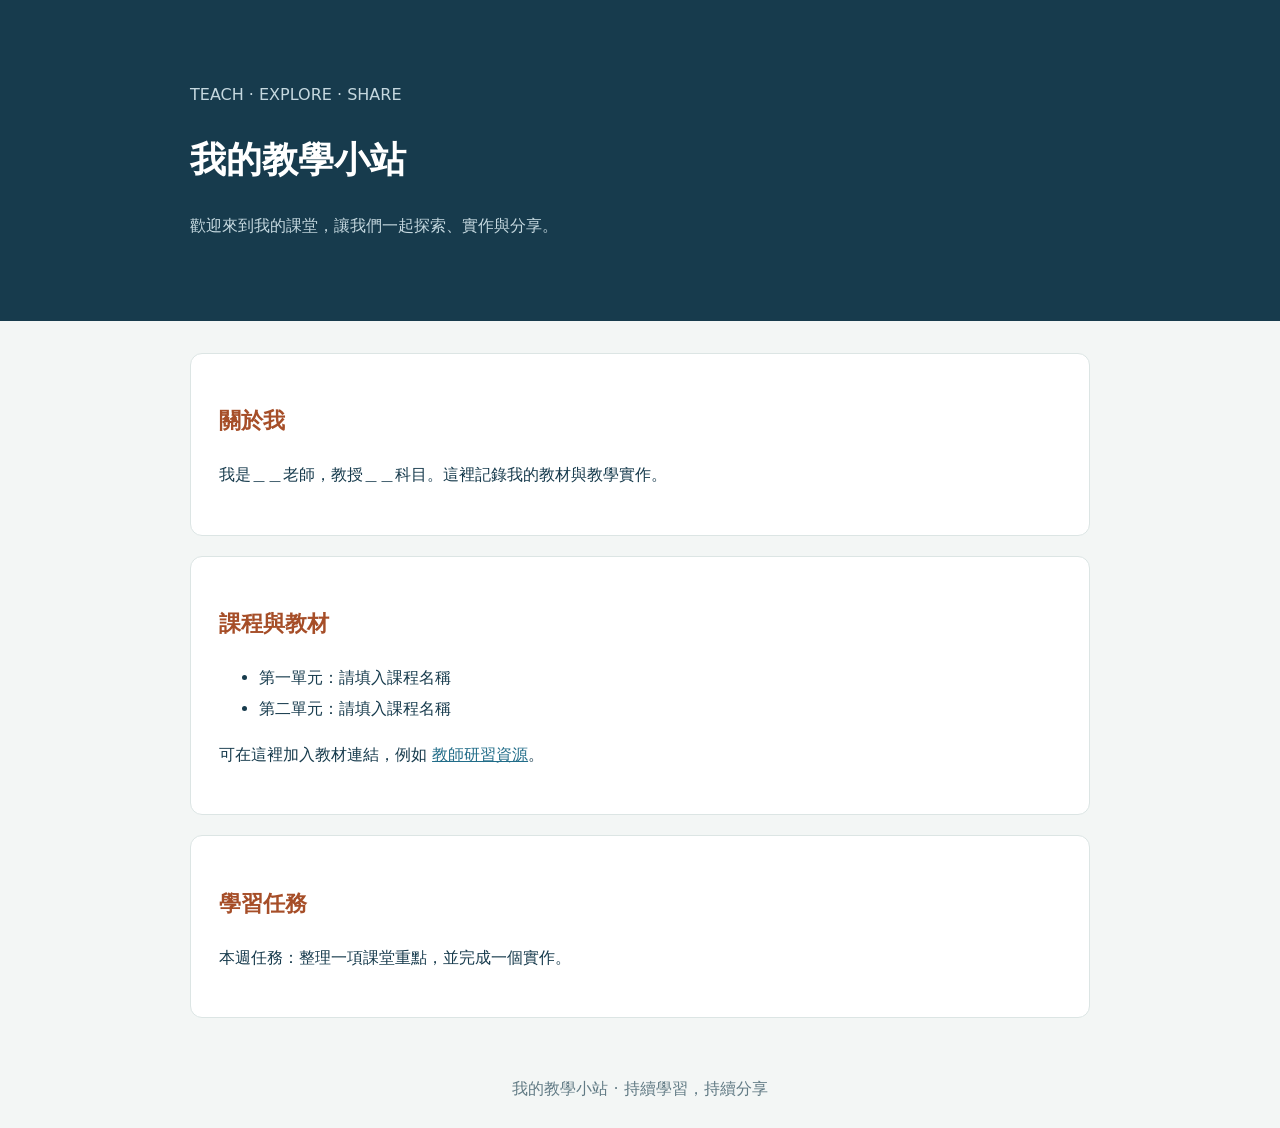
<file: teacher-starter.html>
<!doctype html>
<html lang="zh-Hant"><head><meta charset="utf-8"><meta name="viewport" content="width=device-width,initial-scale=1"><title>我的教學小站</title>
<style>*{box-sizing:border-box}body{margin:0;background:#f3f6f5;color:#173b4d;font-family:system-ui,"Microsoft JhengHei",sans-serif;line-height:1.9}header{background:#173b4d;color:white;padding:64px max(24px,calc((100vw - 900px)/2))}header p{color:#c5d8df}main{max-width:948px;margin:32px auto;padding:0 24px}section{background:white;padding:28px;margin-bottom:20px;border:1px solid #dce5e4;border-radius:12px}h1{font-size:36px;margin:0}h2{color:#a64e28;font-size:22px}a{color:#226d89}footer{text-align:center;padding:24px;color:#627b85}@media(max-width:600px){h1{font-size:28px}header{padding:40px 24px}}</style></head>
<body><header><p>TEACH · EXPLORE · SHARE</p><h1>我的教學小站</h1><p>歡迎來到我的課堂，讓我們一起探索、實作與分享。</p></header><main>
<section><h2>關於我</h2><p>我是＿＿老師，教授＿＿科目。這裡記錄我的教材與教學實作。</p></section>
<section><h2>課程與教材</h2><ul><li>第一單元：請填入課程名稱</li><li>第二單元：請填入課程名稱</li></ul><p>可在這裡加入教材連結，例如 <a href="https://stjedu.github.io/www/">教師研習資源</a>。</p></section>
<section><h2>學習任務</h2><p>本週任務：整理一項課堂重點，並完成一個實作。</p></section>
</main><footer>我的教學小站 · 持續學習，持續分享</footer></body></html>
</file>
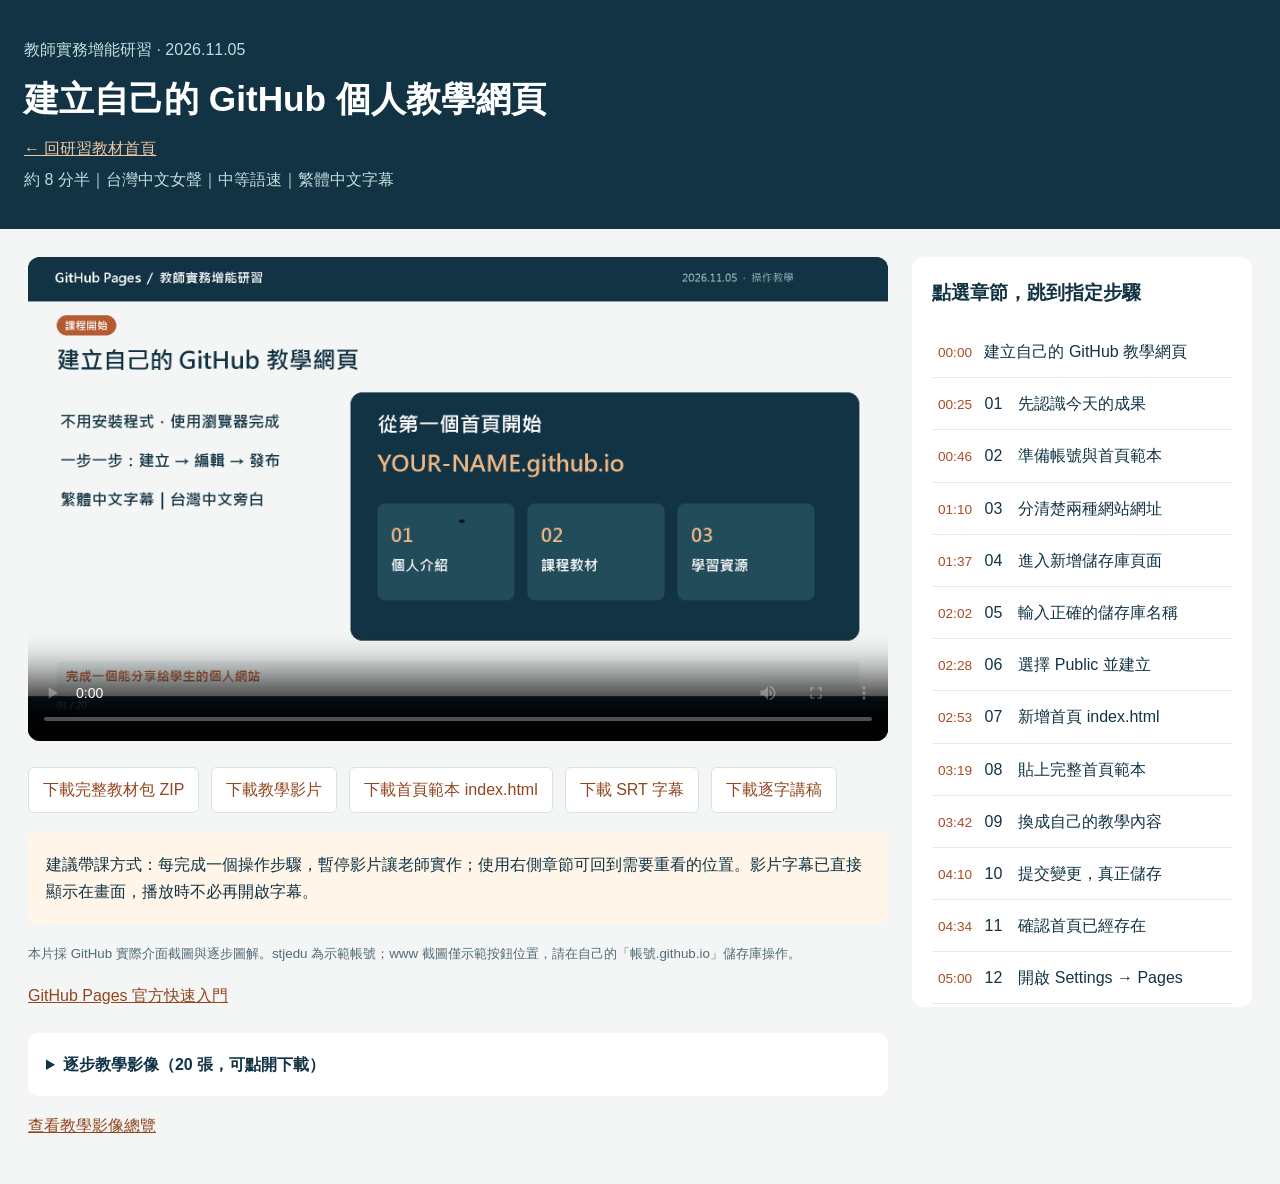
<file: media/github-pages-course.html>
<!DOCTYPE html><html lang="zh-Hant"><head><meta charset="utf-8"><meta name="viewport" content="width=device-width,initial-scale=1"><title>GitHub 個人網頁｜教師研習教學影片</title><style>
*{box-sizing:border-box}body{margin:0;background:#f3f6f5;color:#123343;font-family:"Microsoft JhengHei",sans-serif;line-height:1.7}header{background:#123343;color:white;padding:32px max(24px,calc((100vw - 1400px)/2))}header p{color:#c3dbdf;margin:4px 0}h1{margin:6px 0;font-size:clamp(1.5rem,3vw,2.2rem)}main{max-width:1450px;margin:auto;padding:28px;display:grid;grid-template-columns:minmax(0,1fr) 340px;gap:24px}video{width:100%;background:#123343;border-radius:12px}aside{background:white;padding:20px;border-radius:12px;max-height:750px;overflow:auto}aside h2{margin:0 0 16px;font-size:1.2rem}button{display:block;width:100%;text-align:left;border:0;border-bottom:1px solid #e4eaea;background:white;padding:12px 6px;font:inherit;color:#123343;cursor:pointer}button:hover{background:#fff1e5}button span{font-variant-numeric:tabular-nums;color:#a84c26;margin-right:8px;font-size:.85rem}a{color:#93451f}nav{display:flex;flex-wrap:wrap;gap:12px;margin:18px 0}nav a{padding:8px 14px;background:white;border:1px solid #d6e3e5;border-radius:6px;text-decoration:none}small{color:#526a76}.note{padding:18px;background:#fff5e9;border-radius:8px;margin-top:20px}@media(max-width:900px){main{grid-template-columns:1fr;padding:16px}aside{max-height:none}}
.gallery{margin-top:24px;background:white;padding:18px;border-radius:10px}.gallery summary{cursor:pointer;font-weight:700}.gallery-grid{display:grid;grid-template-columns:repeat(auto-fit,minmax(220px,1fr));gap:16px;margin-top:18px}.gallery figure{margin:0}.gallery img{width:100%;border:1px solid #d6e3e5;border-radius:6px}.gallery figcaption{font-size:.9rem;padding:6px 0}</style></head><body><header><p>教師實務增能研習 · 2026.11.05</p><h1>建立自己的 GitHub 個人教學網頁</h1><p><a style="color:#f0c6a0" href="../index.html">← 回研習教材首頁</a></p><p>約 8 分半｜台灣中文女聲｜中等語速｜繁體中文字幕</p></header><main><section><video id="player" controls preload="metadata" poster="github-pages-cover.png"><source src="github-pages-course.mp4" type="video/mp4">請使用支援 MP4 的瀏覽器或播放器。</video><nav><a href="github-pages-materials.zip" download>下載完整教材包 ZIP</a><a href="github-pages-course.mp4" download>下載教學影片</a><a href="github-pages-starter.html" download="index.html">下載首頁範本 index.html</a><a href="github-pages-subtitles.srt" download>下載 SRT 字幕</a><a href="github-pages-handout.md" download>下載逐字講稿</a></nav><p class="note">建議帶課方式：每完成一個操作步驟，暫停影片讓老師實作；使用右側章節可回到需要重看的位置。影片字幕已直接顯示在畫面，播放時不必再開啟字幕。</p><p><small>本片採 GitHub 實際介面截圖與逐步圖解。stjedu 為示範帳號；www 截圖僅示範按鈕位置，請在自己的「帳號.github.io」儲存庫操作。</small></p><p><a href="https://docs.github.com/en/pages/quickstart" target="_blank" rel="noopener noreferrer">GitHub Pages 官方快速入門</a></p><details class="gallery"><summary>逐步教學影像（20 張，可點開下載）</summary><div class="gallery-grid"><figure><a href="github-pages-step-01.png" target="_blank" rel="noopener noreferrer"><img src="github-pages-step-01.png" loading="lazy" alt="建立自己的 GitHub 教學網頁"></a><figcaption>建立自己的 GitHub 教學網頁</figcaption></figure><figure><a href="github-pages-step-02.png" target="_blank" rel="noopener noreferrer"><img src="github-pages-step-02.png" loading="lazy" alt="01　先認識今天的成果"></a><figcaption>01　先認識今天的成果</figcaption></figure><figure><a href="github-pages-step-03.png" target="_blank" rel="noopener noreferrer"><img src="github-pages-step-03.png" loading="lazy" alt="02　準備帳號與首頁範本"></a><figcaption>02　準備帳號與首頁範本</figcaption></figure><figure><a href="github-pages-step-04.png" target="_blank" rel="noopener noreferrer"><img src="github-pages-step-04.png" loading="lazy" alt="03　分清楚兩種網站網址"></a><figcaption>03　分清楚兩種網站網址</figcaption></figure><figure><a href="github-pages-step-05.png" target="_blank" rel="noopener noreferrer"><img src="github-pages-step-05.png" loading="lazy" alt="04　進入新增儲存庫頁面"></a><figcaption>04　進入新增儲存庫頁面</figcaption></figure><figure><a href="github-pages-step-06.png" target="_blank" rel="noopener noreferrer"><img src="github-pages-step-06.png" loading="lazy" alt="05　輸入正確的儲存庫名稱"></a><figcaption>05　輸入正確的儲存庫名稱</figcaption></figure><figure><a href="github-pages-step-07.png" target="_blank" rel="noopener noreferrer"><img src="github-pages-step-07.png" loading="lazy" alt="06　選擇 Public 並建立"></a><figcaption>06　選擇 Public 並建立</figcaption></figure><figure><a href="github-pages-step-08.png" target="_blank" rel="noopener noreferrer"><img src="github-pages-step-08.png" loading="lazy" alt="07　新增首頁 index.html"></a><figcaption>07　新增首頁 index.html</figcaption></figure><figure><a href="github-pages-step-09.png" target="_blank" rel="noopener noreferrer"><img src="github-pages-step-09.png" loading="lazy" alt="08　貼上完整首頁範本"></a><figcaption>08　貼上完整首頁範本</figcaption></figure><figure><a href="github-pages-step-10.png" target="_blank" rel="noopener noreferrer"><img src="github-pages-step-10.png" loading="lazy" alt="09　換成自己的教學內容"></a><figcaption>09　換成自己的教學內容</figcaption></figure><figure><a href="github-pages-step-11.png" target="_blank" rel="noopener noreferrer"><img src="github-pages-step-11.png" loading="lazy" alt="10　提交變更，真正儲存"></a><figcaption>10　提交變更，真正儲存</figcaption></figure><figure><a href="github-pages-step-12.png" target="_blank" rel="noopener noreferrer"><img src="github-pages-step-12.png" loading="lazy" alt="11　確認首頁已經存在"></a><figcaption>11　確認首頁已經存在</figcaption></figure><figure><a href="github-pages-step-13.png" target="_blank" rel="noopener noreferrer"><img src="github-pages-step-13.png" loading="lazy" alt="12　開啟 Settings → Pages"></a><figcaption>12　開啟 Settings → Pages</figcaption></figure><figure><a href="github-pages-step-14.png" target="_blank" rel="noopener noreferrer"><img src="github-pages-step-14.png" loading="lazy" alt="13　設定網站的發布來源"></a><figcaption>13　設定網站的發布來源</figcaption></figure><figure><a href="github-pages-step-15.png" target="_blank" rel="noopener noreferrer"><img src="github-pages-step-15.png" loading="lazy" alt="14　按 Save，等待部署完成"></a><figcaption>14　按 Save，等待部署完成</figcaption></figure><figure><a href="github-pages-step-16.png" target="_blank" rel="noopener noreferrer"><img src="github-pages-step-16.png" loading="lazy" alt="15　開啟你的個人網站"></a><figcaption>15　開啟你的個人網站</figcaption></figure><figure><a href="github-pages-step-17.png" target="_blank" rel="noopener noreferrer"><img src="github-pages-step-17.png" loading="lazy" alt="16　之後如何修改與更新？"></a><figcaption>16　之後如何修改與更新？</figcaption></figure><figure><a href="github-pages-step-18.png" target="_blank" rel="noopener noreferrer"><img src="github-pages-step-18.png" loading="lazy" alt="17　遇到 404，先檢查這四項"></a><figcaption>17　遇到 404，先檢查這四項</figcaption></figure><figure><a href="github-pages-step-19.png" target="_blank" rel="noopener noreferrer"><img src="github-pages-step-19.png" loading="lazy" alt="18　課堂驗收：分享你的成果"></a><figcaption>18　課堂驗收：分享你的成果</figcaption></figure><figure><a href="github-pages-step-20.png" target="_blank" rel="noopener noreferrer"><img src="github-pages-step-20.png" loading="lazy" alt="課後資源與操作速記"></a><figcaption>課後資源與操作速記</figcaption></figure></div></details><p><a href="github-pages-overview.png" target="_blank" rel="noopener noreferrer">查看教學影像總覽</a></p></section><aside><h2>點選章節，跳到指定步驟</h2><button data-start="0.000"><span>00:00</span> 建立自己的 GitHub 教學網頁</button><button data-start="25.370"><span>00:25</span> 01　先認識今天的成果</button><button data-start="46.612"><span>00:46</span> 02　準備帳號與首頁範本</button><button data-start="70.518"><span>01:10</span> 03　分清楚兩種網站網址</button><button data-start="97.424"><span>01:37</span> 04　進入新增儲存庫頁面</button><button data-start="122.602"><span>02:02</span> 05　輸入正確的儲存庫名稱</button><button data-start="148.548"><span>02:28</span> 06　選擇 Public 並建立</button><button data-start="173.030"><span>02:53</span> 07　新增首頁 index.html</button><button data-start="199.528"><span>03:19</span> 08　貼上完整首頁範本</button><button data-start="222.906"><span>03:42</span> 09　換成自己的教學內容</button><button data-start="250.124"><span>04:10</span> 10　提交變更，真正儲存</button><button data-start="274.846"><span>04:34</span> 11　確認首頁已經存在</button><button data-start="300.360"><span>05:00</span> 12　開啟 Settings → Pages</button><button data-start="323.906"><span>05:23</span> 13　設定網站的發布來源</button><button data-start="347.740"><span>05:47</span> 14　按 Save，等待部署完成</button><button data-start="374.910"><span>06:14</span> 15　開啟你的個人網站</button><button data-start="401.768"><span>06:41</span> 16　之後如何修改與更新？</button><button data-start="428.146"><span>07:08</span> 17　遇到 404，先檢查這四項</button><button data-start="454.524"><span>07:34</span> 18　課堂驗收：分享你的成果</button><button data-start="482.342"><span>08:02</span> 課後資源與操作速記</button></aside></main><script>const p=document.getElementById('player');document.querySelectorAll('[data-start]').forEach(b=>b.addEventListener('click',()=>{p.currentTime=Number(b.dataset.start);p.play();p.scrollIntoView({behavior:'smooth',block:'center'})}));</script></body></html>
</file>
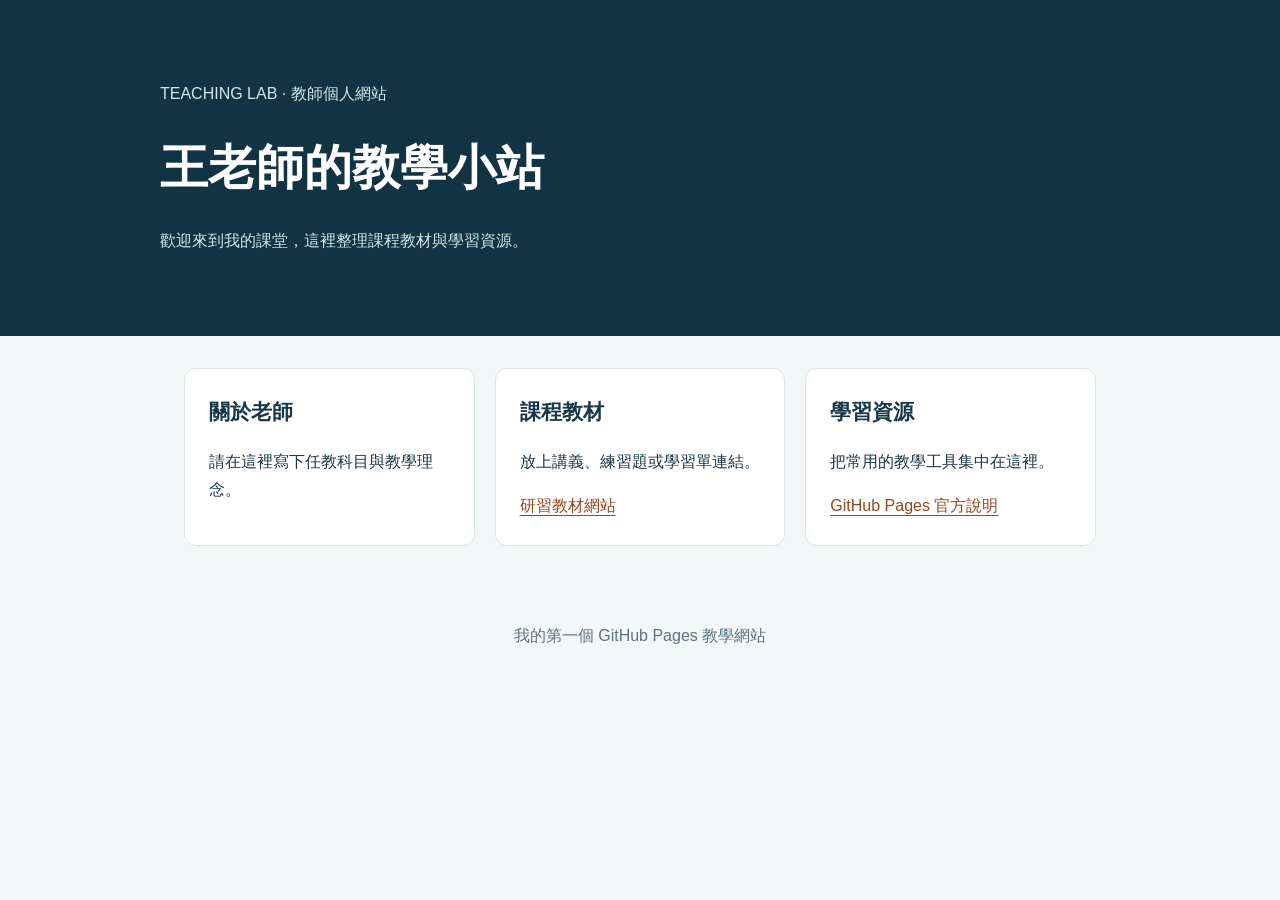
<file: media/github-pages-starter.html>
<!DOCTYPE html>
<html lang="zh-Hant">
<head>
  <meta charset="UTF-8">
  <meta name="viewport" content="width=device-width, initial-scale=1.0">
  <title>我的教學小站</title>
  <style>
    * { box-sizing: border-box; }
    body { margin: 0; font-family: "Microsoft JhengHei", sans-serif; background: #f4f7f8; color: #183849; line-height: 1.8; }
    header { padding: 64px 24px; background: #123343; color: white; }
    .wrap { max-width: 960px; margin: auto; }
    header p { color: #d5e5e8; }
    main { padding: 32px 24px 56px; }
    .grid { display: grid; grid-template-columns: repeat(auto-fit, minmax(240px, 1fr)); gap: 20px; }
    section { padding: 24px; background: white; border: 1px solid #dce4e7; border-radius: 12px; }
    h1 { font-size: clamp(2rem, 5vw, 3rem); margin: 8px 0; }
    h2 { font-size: 1.3rem; margin-top: 0; }
    a { color: #95471f; text-underline-offset: 4px; }
    a:focus-visible { outline: 3px solid #95471f; outline-offset: 4px; }
    footer { text-align: center; padding: 20px; color: #5c7280; }
  </style>
</head>
<body>
  <header><div class="wrap">
    <p>TEACHING LAB · 教師個人網站</p>
    <h1>王老師的教學小站</h1>
    <p>歡迎來到我的課堂，這裡整理課程教材與學習資源。</p>
  </div></header>
  <main class="wrap"><div class="grid">
    <section><h2>關於老師</h2><p>請在這裡寫下任教科目與教學理念。</p></section>
    <section><h2>課程教材</h2><p>放上講義、練習題或學習單連結。</p><a href="https://stjedu.github.io/www/" target="_blank" rel="noopener noreferrer">研習教材網站</a></section>
    <section><h2>學習資源</h2><p>把常用的教學工具集中在這裡。</p><a href="https://docs.github.com/zh/pages" target="_blank" rel="noopener noreferrer">GitHub Pages 官方說明</a></section>
  </div></main>
  <footer>我的第一個 GitHub Pages 教學網站</footer>
</body>
</html>
</file>
<file: assets/ai-video-lesson.css>
:root{--navy:#102e40;--ink:#173b4d;--muted:#587381;--cyan:#51e1e2;--line:#d9e4e5;--paper:#f4f7f6;--orange:#bc603a}*{box-sizing:border-box}html{scroll-behavior:smooth;scroll-padding-top:100px}body{margin:0;background:var(--paper);color:var(--ink);font:16px/1.85 system-ui,"Microsoft JhengHei",sans-serif}a{color:#17657c;text-underline-offset:4px}button,input,textarea,select{font:inherit}button{cursor:pointer}a:focus-visible,button:focus-visible,input:focus-visible,textarea:focus-visible,select:focus-visible,summary:focus-visible{outline:3px solid var(--orange);outline-offset:4px}.wrap{max-width:1200px;margin:auto;padding:0 32px}.skip{position:absolute;top:-100px;background:white;padding:10px;z-index:99}.skip:focus{top:0}header{position:sticky;top:0;background:#fffffff5;backdrop-filter:blur(15px);border-bottom:1px solid var(--line);z-index:20}.bar{display:flex;align-items:center;justify-content:space-between;gap:20px;padding:17px 0}.brand{font-weight:750;text-decoration:none;color:var(--ink)}.brand b{display:inline-grid;place-items:center;background:var(--orange);color:white;border-radius:9px;width:42px;height:42px;margin-right:10px}.bar nav{display:flex;gap:20px;align-items:center;font-size:14px}.bar button{background:none;border:1px solid var(--line);border-radius:7px;padding:6px 13px;color:var(--ink)}.hero{color:#fff;background:radial-gradient(ellipse at 85% 10%,#23586b 0,transparent 50%),var(--navy);overflow:hidden}.hero-grid{padding-top:65px;padding-bottom:65px;display:grid;grid-template-columns:1.15fr 1fr;gap:50px;align-items:center}.eyebrow{font-size:12px;letter-spacing:2px;font-weight:700;color:#a35a38}.hero .eyebrow{color:#91e8e7}.hero h1{font-size:44px;line-height:1.35;letter-spacing:-1.4px;margin:18px 0}.hero h1 span{color:#76e5e5}.hero p{color:#bdd3df;margin:0 0 26px;font-size:17px}.tags{display:flex;gap:8px;flex-wrap:wrap}.tags span{font-size:12px;border:1px solid #527480;border-radius:20px;padding:3px 12px}.hero-actions{display:flex;gap:13px;flex-wrap:wrap;margin-top:29px}.btn{display:inline-flex;align-items:center;justify-content:center;gap:15px;text-decoration:none;background:var(--ink);color:white;border:0;padding:11px 18px;border-radius:7px;font-size:14px;font-weight:650}.hero .btn{background:var(--cyan);color:#092e40}.hero .btn.alt{background:transparent;color:white;border:1px solid #668896}.studio{border:1px solid #60808d;border-radius:13px;background:#0a2535;box-shadow:18px 18px 0 #091e2b55;transform:rotate(-1deg)}.studio-head{display:flex;justify-content:space-between;align-items:center;padding:13px 17px;border-bottom:1px solid #3a5866;font:12px ui-monospace,monospace;color:#a7c6d2}.lights{color:#ffb48c;letter-spacing:5px}.monitor{padding:25px 22px;background:linear-gradient(135deg,#214c5f,#102e40);margin:15px;border-radius:7px}.monitor-label{font-size:11px;color:#92b7c8;letter-spacing:2px}.monitor h2{font-size:24px;margin:6px 0 13px;color:#fff}.schematic{display:flex;align-items:center;gap:12px}.chip{padding:9px 14px;border:1px solid #63c1cb;color:#b6ffff;border-radius:6px;font:12px ui-monospace,monospace}.wire{flex:1;height:2px;background:linear-gradient(90deg,#38d7d7,#da975e)}.subtitle-demo{margin-top:22px;padding:7px 12px;text-align:center;background:#04131dd9;color:#fff;font-size:13px}.tracks{padding:7px 20px 20px}.track{display:grid;grid-template-columns:44px 1fr;gap:10px;align-items:center;margin:10px 0;font-size:10px;letter-spacing:1px;color:#b6d2df}.blocks{display:flex;gap:4px;min-height:18px}.blocks i{background:#43849c;flex:1;border-radius:2px}.blocks.voice i{background:#58d6c6}.blocks.text i{background:#d99b6a}.track-footer{font-size:11px;color:#89aebb;text-align:right}.overview{display:grid;grid-template-columns:repeat(4,1fr);border:1px solid var(--line);background:white;margin:28px 0 40px;border-radius:10px;overflow:hidden}.overview div{padding:18px 22px;border-right:1px solid var(--line)}.overview div:last-child{border:0}.overview strong{font-size:24px;display:block}.overview span{font-size:12px;color:var(--muted)}.layout{display:grid;grid-template-columns:205px minmax(0,1fr);gap:35px;padding-bottom:60px}aside{position:sticky;top:100px;align-self:start;font-size:13px}.toc{padding:0;list-style:none}.toc a{display:block;text-decoration:none;color:#5e7680;padding:5px 0}.toc a:hover{color:var(--orange)}.meter{height:5px;background:#d6e2e2;border-radius:6px;overflow:hidden}.meter i{display:block;height:100%;width:0;background:var(--orange)}#progress-text{font-size:12px;margin-top:8px}.side-note{font-size:11px;color:var(--muted)}.sheet{background:white;border:1px solid var(--line);border-radius:12px;padding:32px;margin-bottom:25px}.sheet h2{font-size:28px;line-height:1.4;margin:12px 0 17px}.sheet h3{font-size:19px;line-height:1.6;margin:25px 0 10px}.muted{color:var(--muted)}.split{display:grid;grid-template-columns:1fr 1fr;gap:17px}.panel{border:1px solid var(--line);border-radius:8px;padding:19px;background:#f8faf9}.panel h3{margin:0 0 8px}.panel p{margin:0;font-size:14px}.step-top{display:flex;gap:15px;align-items:flex-start}.number{display:grid;place-items:center;min-width:45px;height:45px;background:#e7f2f1;color:#28727b;border-radius:9px;font:600 17px ui-monospace,monospace}.step-top h2{font-size:24px;margin:0 0 6px}.role{font-size:12px;color:var(--orange)}ol,ul{padding-left:23px}li{margin:9px 0}.prompt{border:1px solid #ccdfe0;background:#eef5f4;border-radius:8px;padding:18px;margin:22px 0}.prompt-label{font-size:11px;letter-spacing:1.5px;color:#4f7282}.prompt p{font-size:14px;margin:10px 0 14px;white-space:pre-wrap}.copy{font-size:12px;padding:6px 12px;border:1px solid #9bbabf;border-radius:5px;background:#fff;color:var(--ink)}.check{display:flex;gap:11px;align-items:flex-start;background:#eff6ef;padding:15px;font-size:14px;border-radius:7px}.check input{width:19px;height:19px;flex-shrink:0;margin-top:4px;accent-color:#28737d}.callout{border-left:3px solid var(--orange);background:#fff5ed;padding:16px 18px;font-size:14px;margin:22px 0}.table-scroll{overflow:auto}table{border-collapse:collapse;width:100%;font-size:14px}th,td{text-align:left;padding:14px 12px;border-bottom:1px solid var(--line);vertical-align:top}th{background:#eff4f3}code{background:#eaf1f1;color:#205d73;padding:2px 5px;border-radius:4px;font-size:.9em;overflow-wrap:anywhere}.fields{display:grid;grid-template-columns:1fr 1fr;gap:17px}label.field{display:block;font-size:13px;font-weight:650}input[type=text],input[type=number],select,textarea{display:block;width:100%;margin:7px 0 15px;border:1px solid #afc5c8;background:#fff;border-radius:6px;padding:10px 12px;color:var(--ink)}textarea{resize:vertical;min-height:140px;font-size:14px}#generated{white-space:pre-wrap;font-size:14px;background:#eff5f3;padding:20px;border:1px solid var(--line);border-radius:8px}.row{display:flex;gap:12px;flex-wrap:wrap;align-items:center}.status{min-height:26px;font-size:13px;color:#306653}.timeline-demo{background:#102f40;color:#fff;padding:24px;border-radius:9px;margin-top:18px}.timeline-demo .muted{color:#aec7d2}.timeline-result{color:#90ece1;font-size:23px;font-weight:700}.lesson-plan{display:grid;grid-template-columns:repeat(3,1fr);gap:12px}.lesson-plan b{display:block;color:var(--orange);font-size:24px}.lesson-plan small{color:var(--muted)}details{border-bottom:1px solid var(--line);padding:15px 0}summary{font-weight:650;cursor:pointer}details p{color:var(--muted);font-size:14px}.refs a{display:block;margin:10px 0;font-size:14px}footer{background:var(--navy);color:#b7ced7;padding:28px 0;font-size:13px}.updated{font-size:12px;color:var(--muted)}@media(max-width:950px){.hero-grid{grid-template-columns:1fr;gap:35px}.studio{max-width:600px}.layout{grid-template-columns:1fr}aside{position:static}.toc{display:flex;flex-wrap:wrap;gap:5px 18px}.hero h1{font-size:38px}.overview div{padding:16px}.overview strong{font-size:21px}}@media(max-width:560px){.wrap{padding:0 18px}.bar nav a{display:none}.brand{font-size:13px}.bar{gap:8px}.bar button{font-size:12px}.hero-grid{padding-top:38px;padding-bottom:40px}.hero h1{font-size:31px}.hero p{font-size:15px}.overview{grid-template-columns:1fr 1fr;margin:22px 0}.overview div:nth-child(2){border-right:0}.overview div:nth-child(-n+2){border-bottom:1px solid var(--line)}.sheet{padding:22px}.sheet h2{font-size:24px}.step-top h2{font-size:21px}.split,.fields,.lesson-plan{grid-template-columns:1fr}.monitor{padding:18px 14px}.monitor h2{font-size:21px}.schematic{gap:7px}.chip{padding:8px;font-size:10px}.number{min-width:35px;height:35px}.step-top{gap:10px}body{font-size:15px}.sheet li{margin-bottom:12px}}@media(prefers-reduced-motion:reduce){html{scroll-behavior:auto}}@media print{header,aside,.studio,.hero-actions,.copy,.btn,.status{display:none!important}.hero{background:white;color:black}.hero p,.hero .eyebrow{color:#333}.hero-grid{display:block;padding:10px 0}.wrap{padding:0}.layout{display:block}.sheet{border:0;border-top:1px solid #aaa;padding:20px 0;border-radius:0;break-inside:avoid}.overview{margin:15px 0}.tags{display:none}body{background:white;font-size:11px}.sheet h2{font-size:22px}.prompt,.panel,.check{background:white}.lesson-plan{display:block}footer{background:white;color:#333}}
</file>
